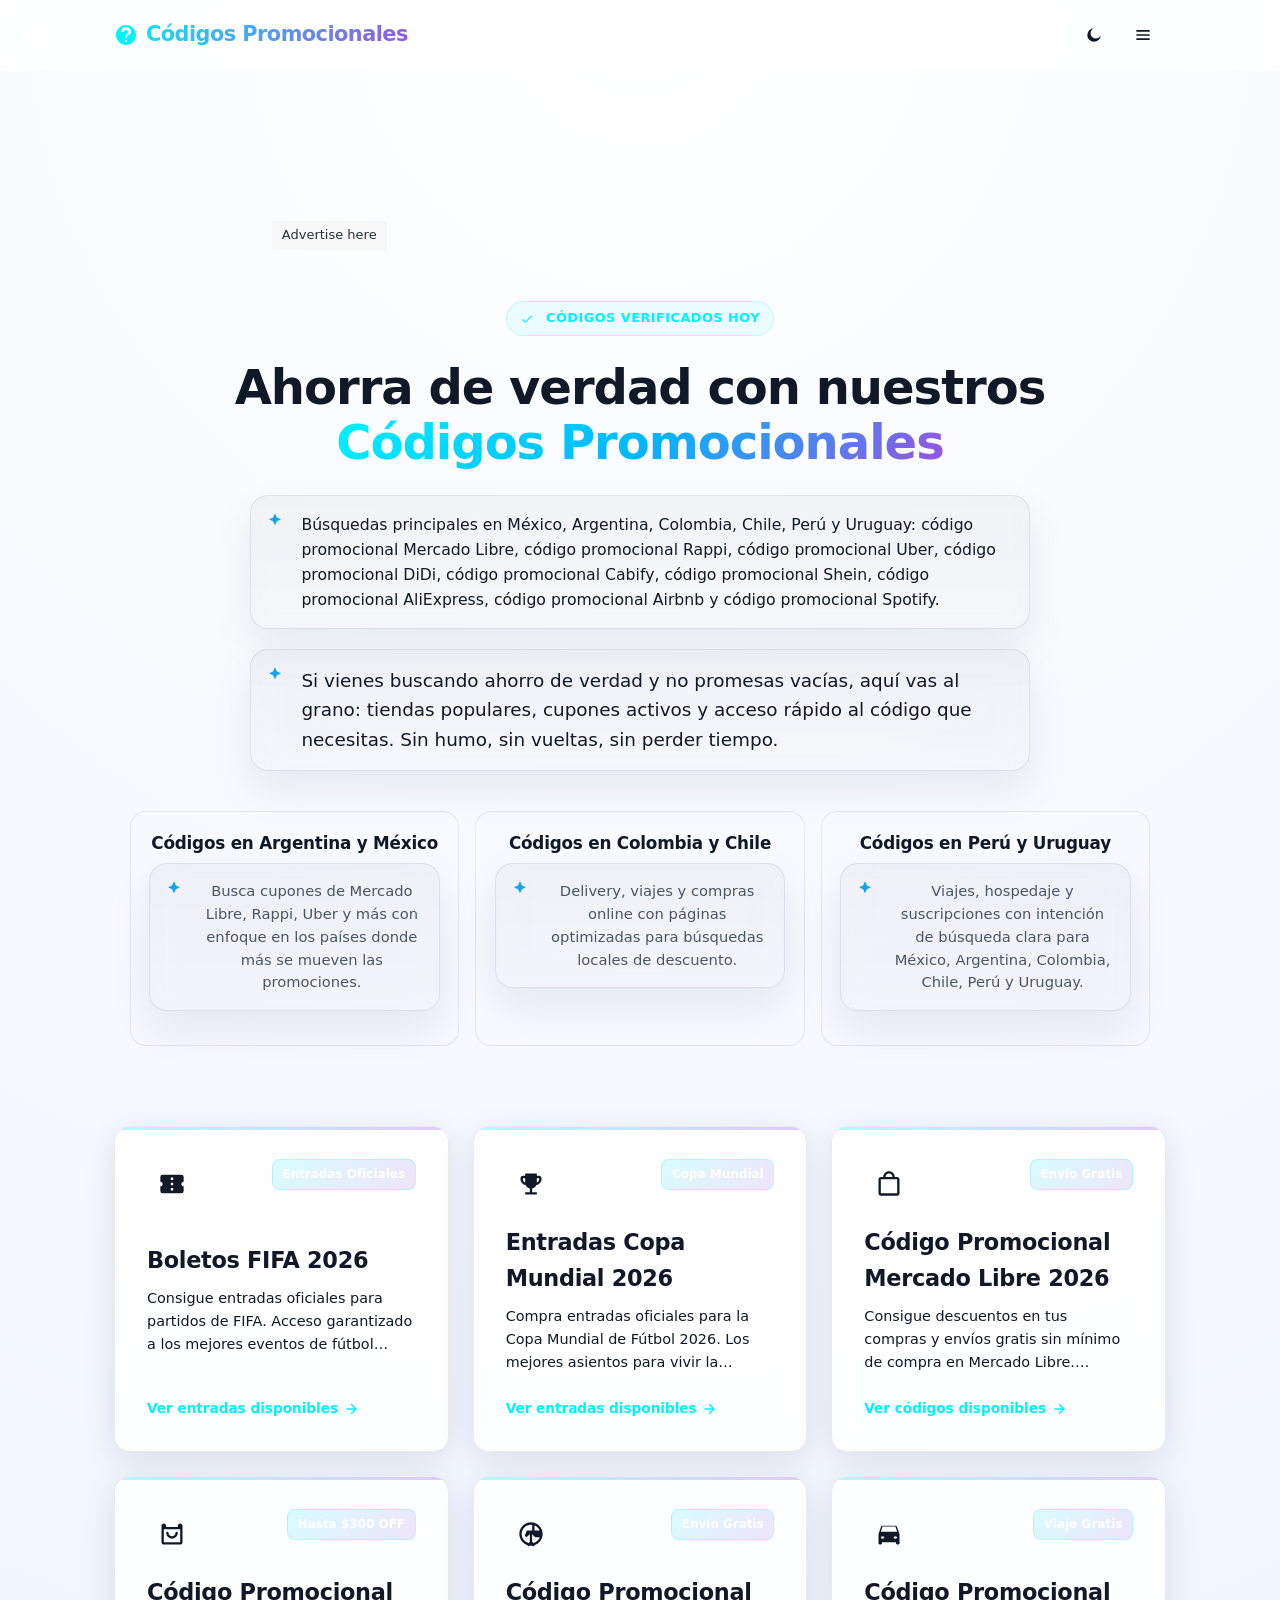
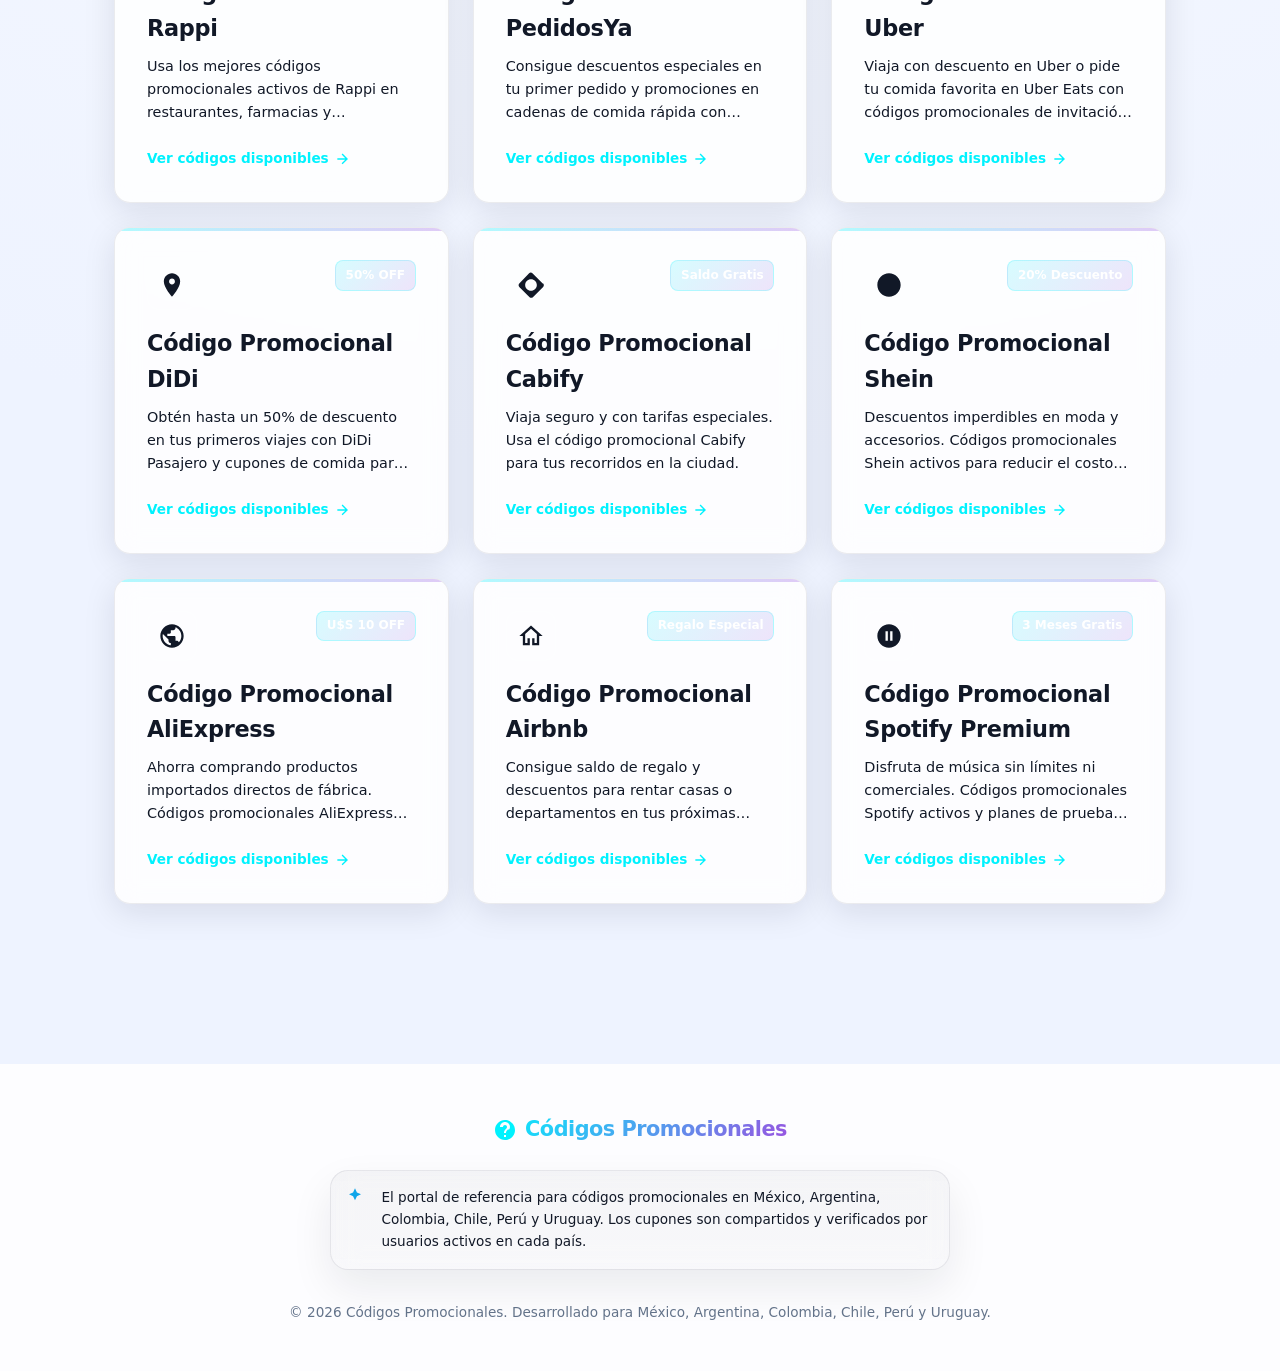
<file: index.html>
<!doctype html>
<html lang="es-419">
    <head>
        <meta charset="UTF-8" />
        <meta http-equiv="Delegate-CH" content="Sec-CH-UA https://s.pemsrv.com; Sec-CH-UA-Mobile https://s.pemsrv.com; Sec-CH-UA-Arch https://s.pemsrv.com; Sec-CH-UA-Model https://s.pemsrv.com; Sec-CH-UA-Platform https://s.pemsrv.com; Sec-CH-UA-Platform-Version https://s.pemsrv.com; Sec-CH-UA-Bitness https://s.pemsrv.com; Sec-CH-UA-Full-Version-List https://s.pemsrv.com; Sec-CH-UA-Full-Version https://s.pemsrv.com;">
        <meta name="viewport" content="width=device-width, initial-scale=1.0" />
        <meta
            name="description"
            content="Encuentra códigos promocionales y cupones de descuento verificados para Mercado Libre, Rappi, Uber, DiDi y más en México, Argentina, Colombia, Chile, Perú y Uruguay. Acceso rápido, sin vueltas."
        />
        <meta
            name="keywords"
            content="codigos promocionales mexico argentina colombia chile peru uruguay, cupones mexico argentina colombia chile peru uruguay, codigo promocional mexico, codigo promocional argentina, codigo promocional colombia, codigo promocional chile, codigo promocional peru, codigo promocional uruguay"
        />
        <meta name="robots" content="index, follow" />
        <title>
            Códigos promocionales en México, Argentina, Colombia, Chile, Perú y
            Uruguay para Mercado Libre, Rappi, Uber y más | promocional.store
        </title>
        <link rel="canonical" href="https://promocional.store/" />
        <meta property="og:locale" content="es_419" />
        <meta property="og:site_name" content="promocional.store" />
        <meta property="og:type" content="website" />
        <meta
            property="og:title"
            content="Códigos promocionales en México, Argentina, Colombia, Chile, Perú y Uruguay para Mercado Libre, Rappi, Uber y más | promocional.store"
        />
        <meta
            property="og:description"
            content="Encuentra códigos promocionales y cupones de descuento verificados para Mercado Libre, Rappi, Uber, DiDi y más en México, Argentina, Colombia, Chile, Perú y Uruguay. Acceso rápido, sin vueltas."
        />
        <meta property="og:url" content="https://promocional.store/" />
        <meta
            property="og:image"
            content="https://promocional.store/og-cover.png"
        />
        <meta name="twitter:card" content="summary_large_image" />
        <meta
            name="twitter:title"
            content="Códigos promocionales en México, Argentina, Colombia, Chile, Perú y Uruguay para Mercado Libre, Rappi, Uber y más | promocional.store"
        />
        <meta
            name="twitter:description"
            content="Encuentra códigos promocionales y cupones de descuento verificados para Mercado Libre, Rappi, Uber, DiDi y más en México, Argentina, Colombia, Chile, Perú y Uruguay. Acceso rápido, sin vueltas."
        />
        <meta
            name="twitter:image"
            content="https://promocional.store/og-cover.png"
        />
        <link rel="stylesheet" href="styles.css" />
    </head>
    <body>
        <!-- Header -->
        <header>
            <div class="container nav-container">
                <a
                    href="/"
                    class="logo"
                    id="nav-logo"
                    aria-label="Códigos Promocionales Inicio"
                >
                    <svg class="logo-icon" viewBox="0 0 24 24">
                        <path
                            d="M12 2C6.48 2 2 6.48 2 12s4.48 10 10 10 10-4.48 10-10S17.52 2 12 2zm1 17h-2v-2h2v2zm2.07-7.75l-.9.92C13.45 12.9 13 13.5 13 15h-2v-.5c0-1.1.45-2.1 1.17-2.83l1.24-1.26c.37-.36.59-.86.59-1.41 0-1.1-.9-2-2-2s-2 .9-2 2H7c0-2.76 2.24-5 5-5s5 2.24 5 5c0 1.04-.42 1.99-1.07 2.75z"
                        />
                    </svg>
                    <span>Códigos Promocionales</span>
                </a>
                <div class="nav-shell">
                    <button
                        class="theme-toggle"
                        type="button"
                        aria-label="Cambiar tema"
                        aria-pressed="false"
                        data-theme-toggle
                    >
                        <svg viewBox="0 0 24 24" aria-hidden="true">
                            <path d="M12 3a9 9 0 1 0 9 9 7 7 0 1 1-9-9z" />
                        </svg>
                    </button>
                    <button
                        class="menu-toggle"
                        type="button"
                        aria-label="Abrir menú"
                        aria-expanded="false"
                        aria-controls="site-nav"
                        data-menu-toggle
                    >
                        <svg viewBox="0 0 24 24" aria-hidden="true">
                            <path
                                d="M4 6h16v2H4V6zm0 5h16v2H4v-2zm0 5h16v2H4v-2z"
                            />
                        </svg>
                    </button>
                    <nav
                        class="site-nav"
                        id="site-nav"
                        data-site-nav
                        aria-label="Promociones"
                    >
                        <a
                            href="/mercadolibre"
                            title="Código promocional Mercado Libre en Argentina, México, Colombia, Chile, Perú y Uruguay"
                            >Mercado Libre</a
                        ><a
                            href="/rappi"
                            title="Código promocional Rappi para primer pedido y envío gratis"
                            >Rappi</a
                        ><a
                            href="/pedidosya"
                            title="Código promocional PedidosYa para primer pedido y delivery"
                            >PedidosYa</a
                        ><a
                            href="/uber"
                            title="Código promocional Uber para viaje gratis y Uber Eats"
                            >Uber</a
                        ><a
                            href="/didi"
                            title="Código promocional DiDi para viajes y comida"
                            >DiDi</a
                        ><a
                            href="/cabify"
                            title="Código promocional Cabify para descuento en viajes"
                            >Cabify</a
                        ><a
                            href="/shein"
                            title="Código promocional Shein con envío gratis y descuento"
                            >Shein</a
                        ><a
                            href="/aliexpress"
                            title="Código promocional AliExpress para primera compra"
                            >AliExpress</a
                        ><a
                            href="/airbnb"
                            title="Código promocional Airbnb para primera reserva"
                            >Airbnb</a
                        ><a
                            href="/spotify"
                            title="Código promocional Spotify Premium y meses gratis"
                            >Spotify</a
                        >
                    </nav>
                </div>
            </div>
        </header>
        <!-- Hero Section -->
        <main class="container">
            <div style="margin: auto; max-width: 728px;">
<script async type="application/javascript" src="https://a.magsrv.com/ad-provider.js"></script> 
 <ins class="eas6a97888e2" data-zoneid="5945786"></ins> 
 <script>(AdProvider = window.AdProvider || []).push({"serve": {}});</script>
            </div>
            <!-- BEGIN AADS AD UNIT 2442458 -->

            <div
                id="frame"
                style="
                    width: 100%;
                    margin: auto;
                    position: relative;
                    z-index: 99998;
                "
            >
                <iframe
                    data-aa="2442458"
                    src="//acceptable.a-ads.com/2442458/?size=Adaptive"
                    style="
                        border: 0;
                        padding: 0;
                        width: 70%;
                        height: auto;
                        overflow: hidden;
                        display: block;
                        margin: auto;
                    "
                ></iframe>
                <div
                    style="
                        width: 70%;
                        margin: auto;
                        position: absolute;
                        left: 0;
                        right: 0;
                    "
                >
                    <a
                        target="_blank"
                        style="
                            display: inline-block;
                            font-size: 13px;
                            color: #263238;
                            padding: 4px 10px;
                            background: #f8f8f9;
                            text-decoration: none;
                            border-radius: 0 0 4px 4px;
                        "
                        id="frame-link"
                        href="https://aads.com/campaigns/new/?source_id=2442458&source_type=ad_unit&partner=2442458"
                        >Advertise here</a
                    >
                </div>
            </div>

            <!-- END AADS AD UNIT 2442458 -->
            <section class="hero">
                <div class="badge" id="hero-badge">
                    <svg
                        style="
                            width: 14px;
                            height: 14px;
                            fill: currentColor;
                            margin-right: 4px;
                        "
                        viewBox="0 0 24 24"
                    >
                        <path
                            d="M9 16.17L4.83 12l-1.42 1.41L9 19 21 7l-1.41-1.41z"
                        />
                    </svg>
                    Códigos Verificados Hoy
                </div>
                <h1>
                    Ahorra de verdad con nuestros
                    <span>Códigos Promocionales</span>
                </h1>
                <p class="hero-kicker">
                    Búsquedas principales en México, Argentina, Colombia, Chile,
                    Perú y Uruguay: código promocional Mercado Libre, código
                    promocional Rappi, código promocional Uber, código
                    promocional DiDi, código promocional Cabify, código
                    promocional Shein, código promocional AliExpress, código
                    promocional Airbnb y código promocional Spotify.
                </p>
                <p class="hero-subtitle" id="hero-text">
                    Si vienes buscando ahorro de verdad y no promesas vacías,
                    aquí vas al grano: tiendas populares, cupones activos y
                    acceso rápido al código que necesitas. Sin humo, sin
                    vueltas, sin perder tiempo.
                </p>
                <div
                    class="query-list"
                    aria-label="Países México, Argentina, Colombia, Chile, Perú y Uruguay principales"
                >
                    <a class="query-card" href="/mercadolibre">
                        <h3>Códigos en Argentina y México</h3>
                        <p>
                            Busca cupones de Mercado Libre, Rappi, Uber y más
                            con enfoque en los países donde más se mueven las
                            promociones.
                        </p> </a
                    ><a class="query-card" href="/pedidosya">
                        <h3>Códigos en Colombia y Chile</h3>
                        <p>
                            Delivery, viajes y compras online con páginas
                            optimizadas para búsquedas locales de descuento.
                        </p> </a
                    ><a class="query-card" href="/airbnb">
                        <h3>Códigos en Perú y Uruguay</h3>
                        <p>
                            Viajes, hospedaje y suscripciones con intención de
                            búsqueda clara para México, Argentina, Colombia,
                            Chile, Perú y Uruguay.
                        </p>
                    </a>
                </div>
            </section>
            <!-- Brand Grid -->
            <section class="brand-grid" id="main-brand-grid">
                <!-- FIFA Tickets --><a
                    href="https://boletosfifa.store"
                    class="brand-card"
                    id="card-fifa"
                    aria-label="Ir a boletosfifa.store - Entradas FIFA"
                    target="_blank"
                    rel="noopener noreferrer"
                >
                    <div class="brand-card-header">
                        <div class="brand-logo-container">
                            <svg
                                class="brand-icon icon-fifa"
                                viewBox="0 0 24 24"
                            >
                                <!-- Ticket/Sports icon -->
                                <path
                                    d="M22 10V6a2 2 0 0 0-2-2H4a2 2 0 0 0-2 2v4c1.1 0 2 .9 2 2s-.9 2-2 2v4a2 2 0 0 0 2 2h16a2 2 0 0 0 2-2v-4c-1.1 0-2-.9-2-2s.9-2 2-2zm-9 7.5h-2v-2h2v2zm0-4.5h-2v-2h2v2zm0-4.5h-2v-2h2v2z"
                                />
                            </svg>
                        </div>
                        <span class="discount-tag">Entradas Oficiales</span>
                    </div>
                    <div class="brand-card-content">
                        <h2>Boletos FIFA 2026</h2>
                        <p>
                            Consigue entradas oficiales para partidos de FIFA.
                            Acceso garantizado a los mejores eventos de fútbol
                            mundial.
                        </p>
                    </div>
                    <div class="brand-card-footer">
                        Ver entradas disponibles
                        <svg viewBox="0 0 24 24">
                            <path
                                d="M5 13h11.86l-5.43 5.43 1.42 1.42L21 12l-8.15-8.15-1.42 1.42L16.86 11H5v2z"
                            />
                        </svg>
                    </div>
                </a>
                <!-- Copa Mundial 2026 --><a
                    href="https://copa26.store"
                    class="brand-card"
                    id="card-copa26"
                    aria-label="Ir a copa26.store - Entradas Copa Mundial 2026"
                    target="_blank"
                    rel="noopener noreferrer"
                >
                    <div class="brand-card-header">
                        <div class="brand-logo-container">
                            <svg
                                class="brand-icon icon-copa26"
                                viewBox="0 0 24 24"
                            >
                                <!-- Trophy icon -->
                                <path
                                    d="M19 5h-2V3H7v2H5c-1.1 0-2 .9-2 2v1c0 2.55 1.92 4.63 4.39 4.94.63 1.5 1.98 2.63 3.61 2.96V19H7v2h10v-2h-4v-3.1c1.63-.33 2.98-1.46 3.61-2.96C19.08 12.63 21 10.55 21 8V7c0-1.1-.9-2-2-2zM5 8V7h2v3.82C5.84 10.4 5 9.3 5 8zm14 0c0 1.3-.84 2.4-2 2.82V7h2v1z"
                                />
                            </svg>
                        </div>
                        <span class="discount-tag">Copa Mundial</span>
                    </div>
                    <div class="brand-card-content">
                        <h2>Entradas Copa Mundial 2026</h2>
                        <p>
                            Compra entradas oficiales para la Copa Mundial de
                            Fútbol 2026. Los mejores asientos para vivir la
                            experiencia mundialista.
                        </p>
                    </div>
                    <div class="brand-card-footer">
                        Ver entradas disponibles
                        <svg viewBox="0 0 24 24">
                            <path
                                d="M5 13h11.86l-5.43 5.43 1.42 1.42L21 12l-8.15-8.15-1.42 1.42L16.86 11H5v2z"
                            />
                        </svg>
                    </div>
                </a>
                <!-- Mercado Libre --><a
                    href="/mercadolibre"
                    class="brand-card"
                    id="card-mercadolibre"
                    aria-label="Ir a códigos promocionales de Mercado Libre"
                >
                    <div class="brand-card-header">
                        <div class="brand-logo-container">
                            <svg
                                class="brand-icon icon-mercadolibre"
                                viewBox="0 0 24 24"
                            >
                                <!-- Custom Shopping Bag for Mercado Libre style -->
                                <path
                                    d="M19 6h-2c0-2.76-2.24-5-5-5S7 3.24 7 6H5c-1.1 0-2 .9-2 2v12c0 1.1.9 2 2 2h14c1.1 0 2-.9 2-2V8c0-1.1-.9-2-2-2zm-7-3c1.66 0 3 1.34 3 3H9c0-1.66 1.34-3 3-3zm7 17H5V8h14v12z"
                                />
                            </svg>
                        </div>
                        <span class="discount-tag">Envío Gratis</span>
                    </div>
                    <div class="brand-card-content">
                        <h2>Código Promocional Mercado Libre 2026</h2>
                        <p>
                            Consigue descuentos en tus compras y envíos gratis
                            sin mínimo de compra en Mercado Libre. Actualizado
                            por la comunidad.
                        </p>
                    </div>
                    <div class="brand-card-footer">
                        Ver códigos disponibles
                        <svg viewBox="0 0 24 24">
                            <path
                                d="M5 13h11.86l-5.43 5.43 1.42 1.42L21 12l-8.15-8.15-1.42 1.42L16.86 11H5v2z"
                            />
                        </svg>
                    </div>
                </a>
                <!-- Rappi --><a
                    href="/rappi"
                    class="brand-card"
                    id="card-rappi"
                    aria-label="Ir a códigos promocionales de Rappi"
                >
                    <div class="brand-card-header">
                        <div class="brand-logo-container">
                            <svg
                                class="brand-icon icon-rappi"
                                viewBox="0 0 24 24"
                            >
                                <!-- Mustache representing Rappi -->
                                <path
                                    d="M12 14c-1.66 0-3-1.34-3-3 0-.55-.45-1-1-1s-1 .45-1 1c0 2.76 2.24 5 5 5s5-2.24 5-5c0-.55-.45-1-1-1s-1 .45-1 1c0 1.66-1.34 3-3 3zm7-11c-1.1 0-2 .9-2 2v1H7V5c0-1.1-.9-2-2-2S3 3.9 3 5v14c0 1.1.9 2 2 2h14c1.1 0 2-.9 2-2V5c0-1.1-.9-2-2-2zm0 16H5V8h14v11z"
                                />
                            </svg>
                        </div>
                        <span class="discount-tag">Hasta $300 OFF</span>
                    </div>
                    <div class="brand-card-content">
                        <h2>Código Promocional Rappi</h2>
                        <p>
                            Usa los mejores códigos promocionales activos de
                            Rappi en restaurantes, farmacias y supermercados con
                            entregas a domicilio.
                        </p>
                    </div>
                    <div class="brand-card-footer">
                        Ver códigos disponibles
                        <svg viewBox="0 0 24 24">
                            <path
                                d="M5 13h11.86l-5.43 5.43 1.42 1.42L21 12l-8.15-8.15-1.42 1.42L16.86 11H5v2z"
                            />
                        </svg>
                    </div>
                </a>
                <!-- PedidosYa --><a
                    href="/pedidosya"
                    class="brand-card"
                    id="card-pedidosya"
                    aria-label="Ir a códigos promocionales de PedidosYa"
                >
                    <div class="brand-card-header">
                        <div class="brand-logo-container">
                            <svg
                                class="brand-icon icon-pedidosya"
                                viewBox="0 0 24 24"
                            >
                                <!-- Delivery icon for PedidosYa -->
                                <path
                                    d="M20.57 14.86L22 13.43 20.35 9H15V4h-2v5H8.35L6.7 13.43l1.43 1.43L11 12.14v6.57l-2.57 2.57 1.43 1.43L12 20.57l2.14 2.14 1.43-1.43L13 18.71v-6.57l2.57 2.72zM12 2C6.48 2 2 6.48 2 12s4.48 10 10 10 10-4.48 10-10S17.52 2 12 2zm0 18c-4.41 0-8-3.59-8-8s3.59-8 8-8 8 3.59 8 8-3.59 8-8 8z"
                                />
                            </svg>
                        </div>
                        <span class="discount-tag">Envío Gratis</span>
                    </div>
                    <div class="brand-card-content">
                        <h2>Código Promocional PedidosYa</h2>
                        <p>
                            Consigue descuentos especiales en tu primer pedido y
                            promociones en cadenas de comida rápida con códigos
                            promocionales verificados.
                        </p>
                    </div>
                    <div class="brand-card-footer">
                        Ver códigos disponibles
                        <svg viewBox="0 0 24 24">
                            <path
                                d="M5 13h11.86l-5.43 5.43 1.42 1.42L21 12l-8.15-8.15-1.42 1.42L16.86 11H5v2z"
                            />
                        </svg>
                    </div>
                </a>
                <!-- Uber --><a
                    href="/uber"
                    class="brand-card"
                    id="card-uber"
                    aria-label="Ir a códigos promocionales de Uber"
                >
                    <div class="brand-card-header">
                        <div class="brand-logo-container">
                            <svg
                                class="brand-icon icon-uber"
                                viewBox="0 0 24 24"
                            >
                                <!-- Car/Uber style minimalist icon -->
                                <path
                                    d="M18.92 6.01C18.72 5.42 18.16 5 17.5 5h-11c-.66 0-1.21.42-1.42 1.01L3 12v8c0 .55.45 1 1 1h1c.55 0 1-.45 1-1v-1h12v1c0 .55.45 1 1 1h1c.55 0 1-.45 1-1v-8l-2.08-5.99zM6.5 16c-.83 0-1.5-.67-1.5-1s.67-1 1.5-1 1.5.67 1.5 1-.67 1-1.5 1zm11 0c-.83 0-1.5-.67-1.5-1s.67-1 1.5-1 1.5.67 1.5 1-.67 1-1.5 1zM5 10l1.5-4.5h11L19 10H5z"
                                />
                            </svg>
                        </div>
                        <span class="discount-tag">Viaje Gratis</span>
                    </div>
                    <div class="brand-card-content">
                        <h2>Código Promocional Uber</h2>
                        <p>
                            Viaja con descuento en Uber o pide tu comida
                            favorita en Uber Eats con códigos promocionales de
                            invitación activos.
                        </p>
                    </div>
                    <div class="brand-card-footer">
                        Ver códigos disponibles
                        <svg viewBox="0 0 24 24">
                            <path
                                d="M5 13h11.86l-5.43 5.43 1.42 1.42L21 12l-8.15-8.15-1.42 1.42L16.86 11H5v2z"
                            />
                        </svg>
                    </div>
                </a>
                <!-- DiDi --><a
                    href="/didi"
                    class="brand-card"
                    id="card-didi"
                    aria-label="Ir a códigos promocionales de DiDi"
                >
                    <div class="brand-card-header">
                        <div class="brand-logo-container">
                            <svg
                                class="brand-icon icon-didi"
                                viewBox="0 0 24 24"
                            >
                                <!-- DiDi style location-navigation icon -->
                                <path
                                    d="M12 2C8.13 2 5 5.13 5 9c0 5.25 7 13 7 13s7-7.75 7-13c0-3.87-3.13-7-7-7zm0 9.5c-1.38 0-2.5-1.12-2.5-2.5s1.12-2.5 2.5-2.5 2.5 1.12 2.5 2.5-1.12 2.5-2.5 2.5z"
                                />
                            </svg>
                        </div>
                        <span class="discount-tag">50% OFF</span>
                    </div>
                    <div class="brand-card-content">
                        <h2>Código Promocional DiDi</h2>
                        <p>
                            Obtén hasta un 50% de descuento en tus primeros
                            viajes con DiDi Pasajero y cupones de comida para
                            DiDi Food.
                        </p>
                    </div>
                    <div class="brand-card-footer">
                        Ver códigos disponibles
                        <svg viewBox="0 0 24 24">
                            <path
                                d="M5 13h11.86l-5.43 5.43 1.42 1.42L21 12l-8.15-8.15-1.42 1.42L16.86 11H5v2z"
                            />
                        </svg>
                    </div>
                </a>
                <!-- Cabify --><a
                    href="/cabify"
                    class="brand-card"
                    id="card-cabify"
                    aria-label="Ir a códigos promocionales de Cabify"
                >
                    <div class="brand-card-header">
                        <div class="brand-logo-container">
                            <svg
                                class="brand-icon icon-cabify"
                                viewBox="0 0 24 24"
                            >
                                <!-- Route/Cabify style icon -->
                                <path
                                    d="M22.05 10.78L13.22 1.95c-.78-.78-2.05-.78-2.83 0L1.95 10.78c-.78.78-.78 2.05 0 2.83l8.83 8.83c.78.78 2.05.78 2.83 0l8.83-8.83c.78-.78.78-2.05 0-2.83zM12 17c-2.76 0-5-2.24-5-5s2.24-5 5-5 5 2.24 5 5-2.24 5-5 5z"
                                />
                            </svg>
                        </div>
                        <span class="discount-tag">Saldo Gratis</span>
                    </div>
                    <div class="brand-card-content">
                        <h2>Código Promocional Cabify</h2>
                        <p>
                            Viaja seguro y con tarifas especiales. Usa el código
                            promocional Cabify para tus recorridos en la ciudad.
                        </p>
                    </div>
                    <div class="brand-card-footer">
                        Ver códigos disponibles
                        <svg viewBox="0 0 24 24">
                            <path
                                d="M5 13h11.86l-5.43 5.43 1.42 1.42L21 12l-8.15-8.15-1.42 1.42L16.86 11H5v2z"
                            />
                        </svg>
                    </div>
                </a>
                <!-- Shein --><a
                    href="/shein"
                    class="brand-card"
                    id="card-shein"
                    aria-label="Ir a códigos promocionales de Shein"
                >
                    <div class="brand-card-header">
                        <div class="brand-logo-container">
                            <svg
                                class="brand-icon icon-shein"
                                viewBox="0 0 24 24"
                            >
                                <!-- Dress/Fashion icon for Shein -->
                                <path
                                    d="M12 22c5.52 0 10-4.48 10-10S17.52 2 12 2 2 6.48 2 12s4.48 10 10 10zm1-15h-2v2h2V7zm0 4h-2v6h2v-6z"
                                />
                            </svg>
                        </div>
                        <span class="discount-tag">20% Descuento</span>
                    </div>
                    <div class="brand-card-content">
                        <h2>Código Promocional Shein</h2>
                        <p>
                            Descuentos imperdibles en moda y accesorios. Códigos
                            promocionales Shein activos para reducir el costo de
                            tu carrito.
                        </p>
                    </div>
                    <div class="brand-card-footer">
                        Ver códigos disponibles
                        <svg viewBox="0 0 24 24">
                            <path
                                d="M5 13h11.86l-5.43 5.43 1.42 1.42L21 12l-8.15-8.15-1.42 1.42L16.86 11H5v2z"
                            />
                        </svg>
                    </div>
                </a>
                <!-- AliExpress --><a
                    href="/aliexpress"
                    class="brand-card"
                    id="card-aliexpress"
                    aria-label="Ir a códigos promocionales de AliExpress"
                >
                    <div class="brand-card-header">
                        <div class="brand-logo-container">
                            <svg
                                class="brand-icon icon-aliexpress"
                                viewBox="0 0 24 24"
                            >
                                <!-- World/Express shipping icon -->
                                <path
                                    d="M12 2C6.48 2 2 6.48 2 12s4.48 10 10 10 10-4.48 10-10S17.52 2 12 2zm-1 17.93c-3.95-.49-7-3.85-7-7.93 0-.62.08-1.21.21-1.79L9 15v1c0 1.1.9 2 2 2v1.93zm6.9-2.54c-.26-.81-1-1.39-1.9-1.39h-1v-3c0-.55-.45-1-1-1H8v-2h2c.55 0 1-.45 1-1V7h2c1.1 0 2-.9 2-2v-.41c2.93 1.19 5 4.06 5 7.41 0 2.08-.8 3.97-2.1 5.39z"
                                />
                            </svg>
                        </div>
                        <span class="discount-tag">U$S 10 OFF</span>
                    </div>
                    <div class="brand-card-content">
                        <h2>Código Promocional AliExpress</h2>
                        <p>
                            Ahorra comprando productos importados directos de
                            fábrica. Códigos promocionales AliExpress activos y
                            descuentos de bienvenida.
                        </p>
                    </div>
                    <div class="brand-card-footer">
                        Ver códigos disponibles
                        <svg viewBox="0 0 24 24">
                            <path
                                d="M5 13h11.86l-5.43 5.43 1.42 1.42L21 12l-8.15-8.15-1.42 1.42L16.86 11H5v2z"
                            />
                        </svg>
                    </div>
                </a>
                <!-- Airbnb --><a
                    href="/airbnb"
                    class="brand-card"
                    id="card-airbnb"
                    aria-label="Ir a códigos promocionales de Airbnb"
                >
                    <div class="brand-card-header">
                        <div class="brand-logo-container">
                            <svg
                                class="brand-icon icon-airbnb"
                                viewBox="0 0 24 24"
                            >
                                <!-- House/Hospedaje icon -->
                                <path
                                    d="M12 3L2 12h3v8h6v-6h2v6h6v-8h3L12 3zm5 15h-2v-4H9v4H7v-7.81l5-4.5 5 4.5V18z"
                                />
                            </svg>
                        </div>
                        <span class="discount-tag">Regalo Especial</span>
                    </div>
                    <div class="brand-card-content">
                        <h2>Código Promocional Airbnb</h2>
                        <p>
                            Consigue saldo de regalo y descuentos para rentar
                            casas o departamentos en tus próximas vacaciones en
                            cualquier lugar.
                        </p>
                    </div>
                    <div class="brand-card-footer">
                        Ver códigos disponibles
                        <svg viewBox="0 0 24 24">
                            <path
                                d="M5 13h11.86l-5.43 5.43 1.42 1.42L21 12l-8.15-8.15-1.42 1.42L16.86 11H5v2z"
                            />
                        </svg>
                    </div>
                </a>
                <!-- Spotify --><a
                    href="/spotify"
                    class="brand-card"
                    id="card-spotify"
                    aria-label="Ir a códigos promocionales de Spotify"
                >
                    <div class="brand-card-header">
                        <div class="brand-logo-container">
                            <svg
                                class="brand-icon icon-spotify"
                                viewBox="0 0 24 24"
                            >
                                <!-- Sound wave / music icon -->
                                <path
                                    d="M12 2C6.48 2 2 6.48 2 12s4.48 10 10 10 10-4.48 10-10S17.52 2 12 2zm-1 14H9V8h2v8zm4 0h-2V8h2v8z"
                                />
                            </svg>
                        </div>
                        <span class="discount-tag">3 Meses Gratis</span>
                    </div>
                    <div class="brand-card-content">
                        <h2>Código Promocional Spotify Premium</h2>
                        <p>
                            Disfruta de música sin límites ni comerciales.
                            Códigos promocionales Spotify activos y planes de
                            prueba extendidos.
                        </p>
                    </div>
                    <div class="brand-card-footer">
                        Ver códigos disponibles
                        <svg viewBox="0 0 24 24">
                            <path
                                d="M5 13h11.86l-5.43 5.43 1.42 1.42L21 12l-8.15-8.15-1.42 1.42L16.86 11H5v2z"
                            />
                        </svg>
                    </div>
                </a>
            </section>
        </main>
        <!-- Footer -->
        <footer>
            <div class="container footer-content">
                <div class="logo footer-logo">
                    <svg class="logo-icon" viewBox="0 0 24 24">
                        <path
                            d="M12 2C6.48 2 2 6.48 2 12s4.48 10 10 10 10-4.48 10-10S17.52 2 12 2zm1 17h-2v-2h2v2zm2.07-7.75l-.9.92C13.45 12.9 13 13.5 13 15h-2v-.5c0-1.1.45-2.1 1.17-2.83l1.24-1.26c.37-.36.59-.86.59-1.41 0-1.1-.9-2-2-2s-2 .9-2 2H7c0-2.76 2.24-5 5-5s5 2.24 5 5c0 1.04-.42 1.99-1.07 2.75z"
                        />
                    </svg>
                    <span>Códigos Promocionales</span>
                </div>
                <p class="footer-text">
                    El portal de referencia para códigos promocionales en
                    México, Argentina, Colombia, Chile, Perú y Uruguay. Los
                    cupones son compartidos y verificados por usuarios activos
                    en cada país.
                </p>
                <div class="footer-copyright" id="footer-copyright-text">
                    &copy; 2026 Códigos Promocionales. Desarrollado para México,
                    Argentina, Colombia, Chile, Perú y Uruguay.
                </div>

            </div>
        </footer>
        <script src="site.js" defer></script>
    </body>
</html>
</file>
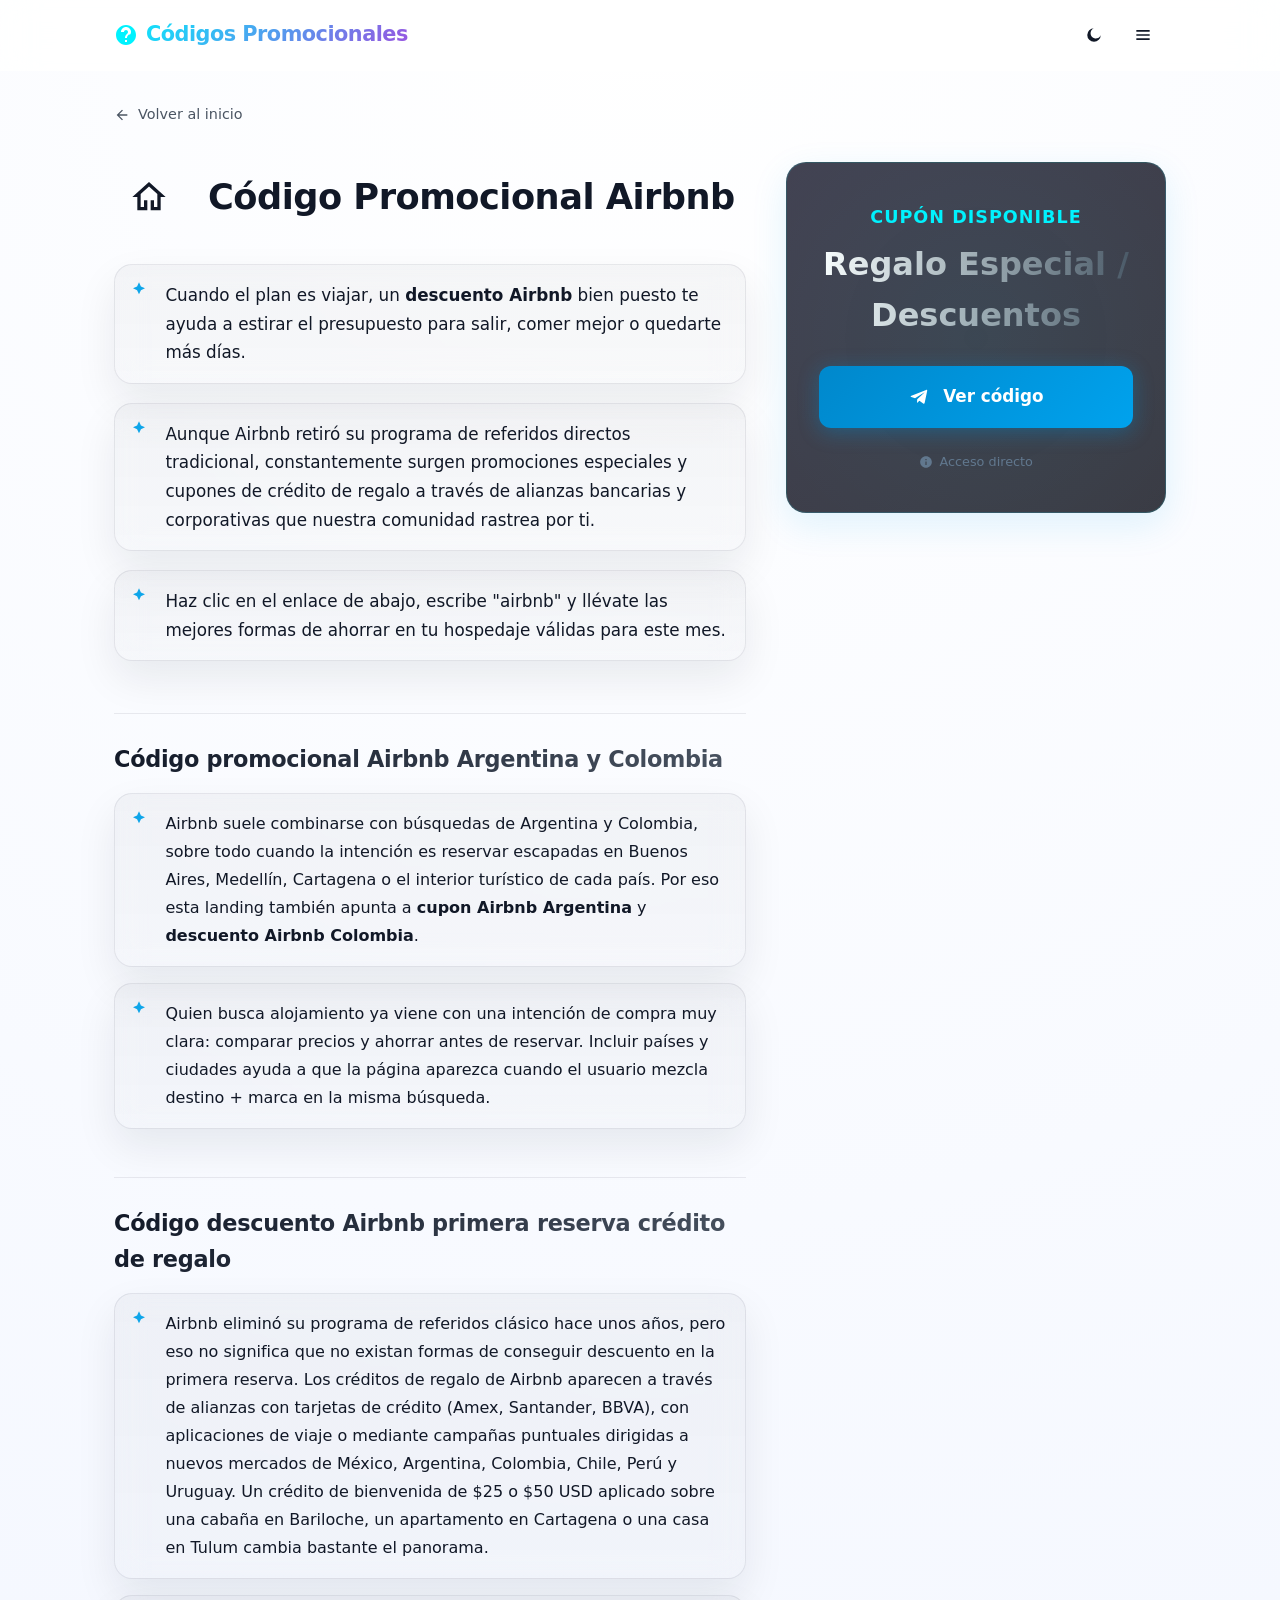
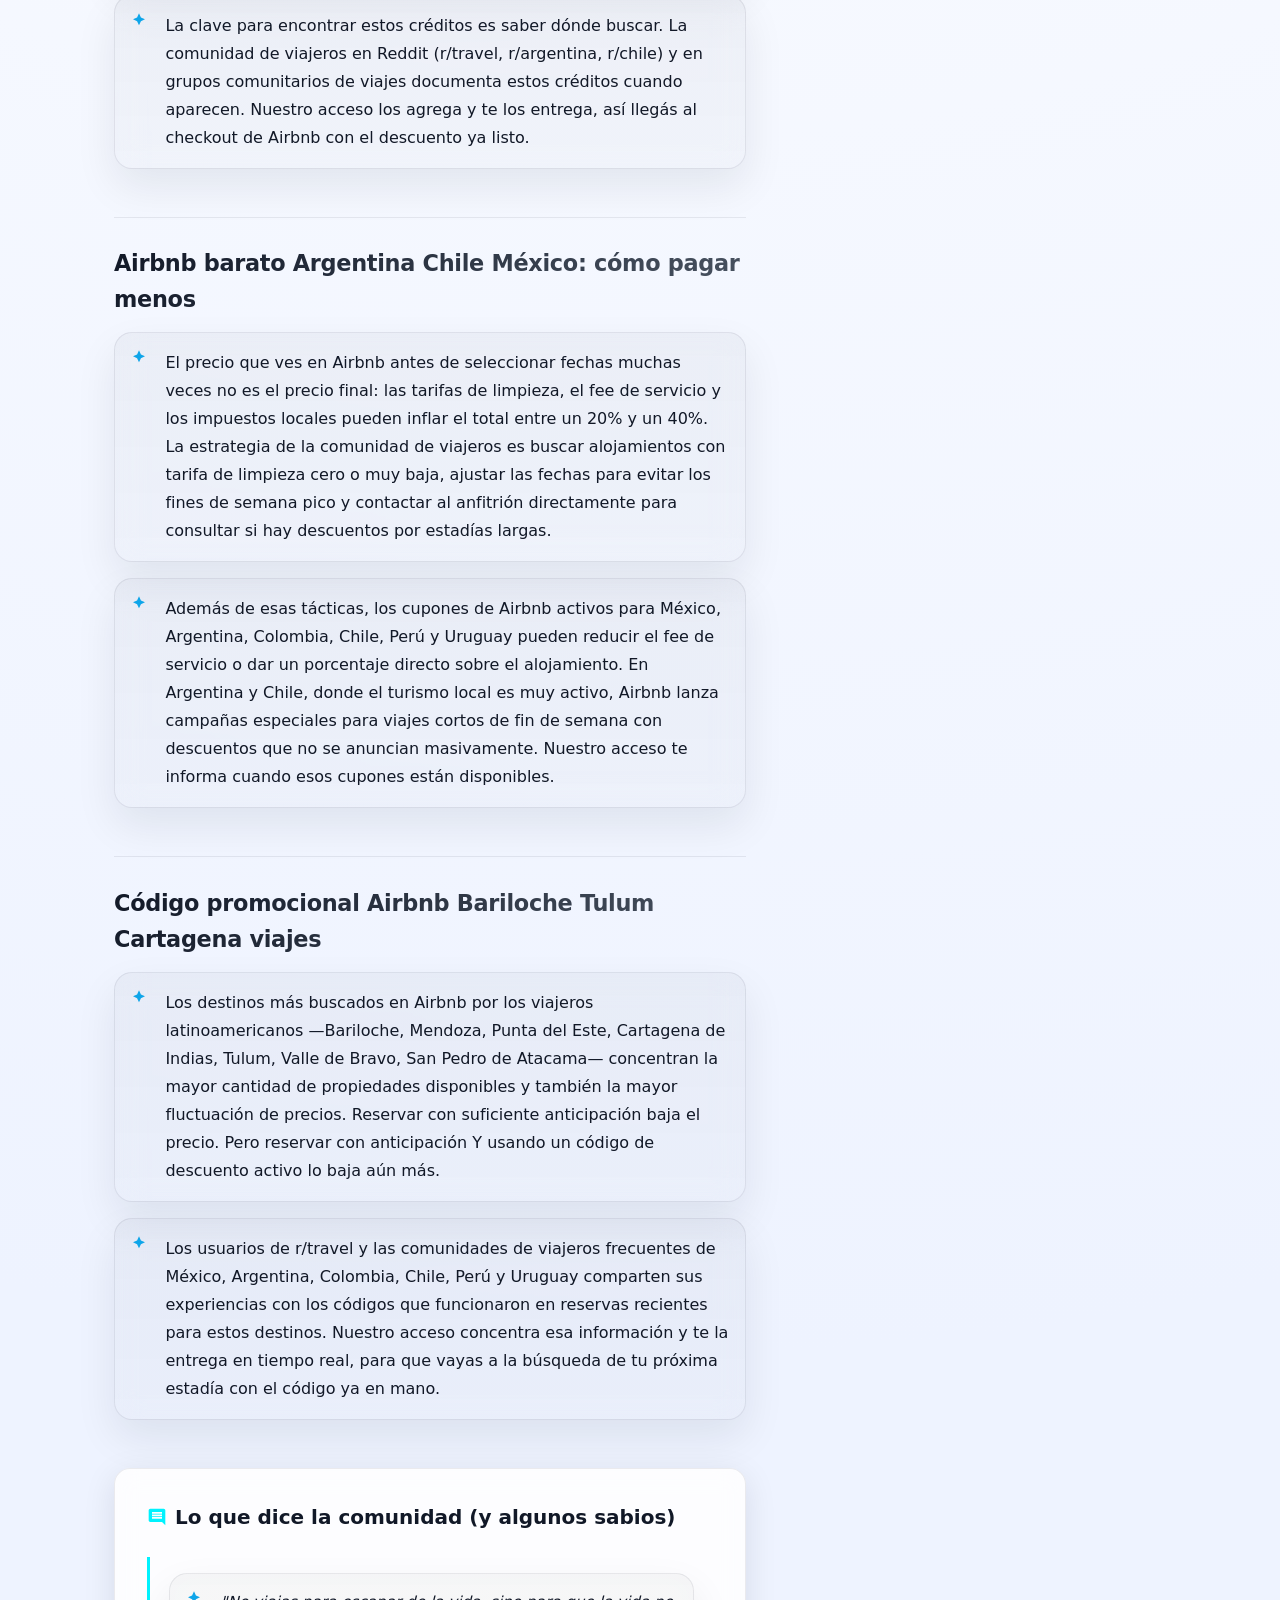
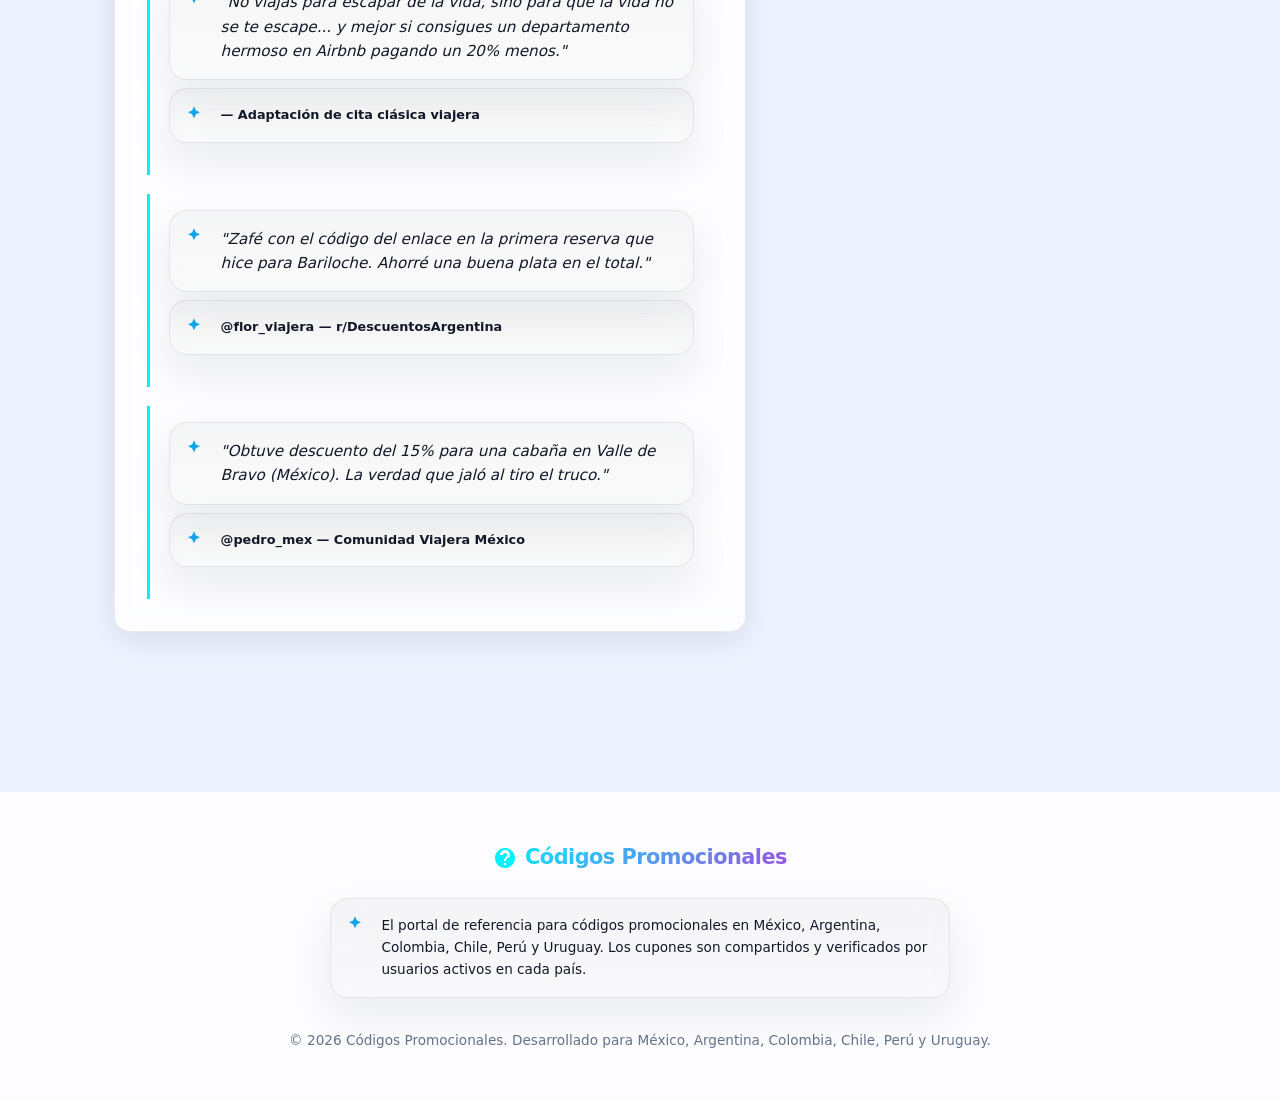
<file: airbnb.html>
<!DOCTYPE html>
<html lang="es-AR">
<head> <meta charset="UTF-8"> <meta name="viewport" content="width=device-width, initial-scale=1.0"> <meta name="description" content="Viaja y ahorra en tu alojamiento con el código promocional Airbnb. Cupones y descuentos para primera reserva en México, Argentina, Colombia, Chile, Perú y Uruguay."> <meta name="keywords" content="codigo promocional airbnb, cupon airbnb argentina, cupon airbnb colombia, primera reserva airbnb mexico, descuento alojamiento mexico argentina colombia chile peru uruguay"> <meta name="robots" content="index, follow"> <title>Código Promocional Airbnb | Primera Reserva y Descuento</title> <link rel="canonical" href="https://promocional.store/airbnb"> <meta property="og:locale" content="es_AR"> <link rel="alternate" hreflang="es-419" href="https://promocional.store/"> <link rel="alternate" hreflang="es-AR" href="https://promocional.store/mercadolibre"> <link rel="alternate" hreflang="es-CO" href="https://promocional.store/rappi"> <link rel="alternate" hreflang="es-CL" href="https://promocional.store/pedidosya"> <link rel="alternate" hreflang="es-419" href="https://promocional.store/uber"> <link rel="alternate" hreflang="es-CO" href="https://promocional.store/didi"> <link rel="alternate" hreflang="es-PE" href="https://promocional.store/cabify"> <link rel="alternate" hreflang="es-419" href="https://promocional.store/shein"> <link rel="alternate" hreflang="es-419" href="https://promocional.store/aliexpress"> <link rel="alternate" hreflang="es-AR" href="https://promocional.store/airbnb"> <link rel="alternate" hreflang="es-419" href="https://promocional.store/spotify"> <link rel="alternate" hreflang="x-default" href="https://promocional.store/"> <meta property="og:site_name" content="promocional.store"> <meta property="og:type" content="article"> <meta property="og:title" content="Código Promocional Airbnb | Primera Reserva y Descuento"> <meta property="og:description" content="Viaja y ahorra en tu alojamiento con el código promocional Airbnb. Cupones y descuentos para primera reserva en México, Argentina, Colombia, Chile, Perú y Uruguay."> <meta property="og:url" content="https://promocional.store/airbnb"> <meta property="og:image" content="https://promocional.store/og-cover.png"> <meta name="twitter:card" content="summary_large_image"> <meta name="twitter:title" content="Código Promocional Airbnb | Primera Reserva y Descuento"> <meta name="twitter:description" content="Viaja y ahorra en tu alojamiento con el código promocional Airbnb. Cupones y descuentos para primera reserva en México, Argentina, Colombia, Chile, Perú y Uruguay."> <meta name="twitter:image" content="https://promocional.store/og-cover.png"> <link rel="stylesheet" href="styles.css">
</head>
<body> <!-- Header --> <header> <div class="container nav-container"><a href="/" class="logo" id="nav-logo" aria-label="Códigos Promocionales Inicio"> <svg class="logo-icon" viewBox="0 0 24 24"> <path d="M12 2C6.48 2 2 6.48 2 12s4.48 10 10 10 10-4.48 10-10S17.52 2 12 2zm1 17h-2v-2h2v2zm2.07-7.75l-.9.92C13.45 12.9 13 13.5 13 15h-2v-.5c0-1.1.45-2.1 1.17-2.83l1.24-1.26c.37-.36.59-.86.59-1.41 0-1.1-.9-2-2-2s-2 .9-2 2H7c0-2.76 2.24-5 5-5s5 2.24 5 5c0 1.04-.42 1.99-1.07 2.75z"/> </svg> <span>Códigos Promocionales</span> </a>  <div class="nav-shell">
        <button class="theme-toggle" type="button" aria-label="Cambiar tema" aria-pressed="false" data-theme-toggle>
          <svg viewBox="0 0 24 24" aria-hidden="true"><path d="M12 3a9 9 0 1 0 9 9 7 7 0 1 1-9-9z"/></svg> </button>
        <button class="menu-toggle" type="button" aria-label="Abrir menú" aria-expanded="false" aria-controls="site-nav" data-menu-toggle> <svg viewBox="0 0 24 24" aria-hidden="true"><path d="M4 6h16v2H4V6zm0 5h16v2H4v-2zm0 5h16v2H4v-2z"/></svg> </button> <nav class="site-nav" id="site-nav" data-site-nav aria-label="Promociones"><a href="/mercadolibre" title="Código promocional Mercado Libre en Argentina, México, Colombia, Chile, Perú y Uruguay">Mercado Libre</a><a href="/rappi" title="Código promocional Rappi para primer pedido y envío gratis">Rappi</a><a href="/pedidosya" title="Código promocional PedidosYa para primer pedido y delivery">PedidosYa</a><a href="/uber" title="Código promocional Uber para viaje gratis y Uber Eats">Uber</a><a href="/didi" title="Código promocional DiDi para viajes y comida">DiDi</a><a href="/cabify" title="Código promocional Cabify para descuento en viajes">Cabify</a><a href="/shein" title="Código promocional Shein con envío gratis y descuento">Shein</a><a href="/aliexpress" title="Código promocional AliExpress para primera compra">AliExpress</a><a href="/airbnb" title="Código promocional Airbnb para primera reserva">Airbnb</a><a href="/spotify" title="Código promocional Spotify Premium y meses gratis">Spotify</a> </nav> </div> </div> </header> <main class="container"><a href="/" class="back-link" id="back-to-home"> <svg viewBox="0 0 24 24"><path d="M20 11H7.83l5.59-5.59L12 4l-8 8 8 8 1.41-1.41L7.83 13H20v-2z"/></svg> Volver al inicio </a> <div class="detail-layout"> <!-- Main Content --> <section class="detail-content"> <div class="detail-header" id="brand-header-section"> <div class="brand-logo-container"> <svg class="brand-icon icon-airbnb" viewBox="0 0 24 24"> <path d="M12 3L2 12h3v8h6v-6h2v6h6v-8h3L12 3zm5 15h-2v-4H9v4H7v-7.81l5-4.5 5 4.5V18z"/> </svg> </div> <h1>Código Promocional Airbnb</h1> </div> <div class="detail-description" id="detail-description-text"> <p> Cuando el plan es viajar, un <strong>descuento Airbnb</strong> bien puesto te ayuda a estirar el presupuesto para salir, comer mejor o quedarte más días. </p> <p> Aunque Airbnb retiró su programa de referidos directos tradicional, constantemente surgen promociones especiales y cupones de crédito de regalo a través de alianzas bancarias y corporativas que nuestra comunidad rastrea por ti. </p> <p> Haz clic en el enlace de abajo, escribe "airbnb" y llévate las mejores formas de ahorrar en tu hospedaje válidas para este mes. </p> </div> <div class="seo-section"> <h2>Código promocional Airbnb Argentina y Colombia</h2> <p>Airbnb suele combinarse con búsquedas de Argentina y Colombia, sobre todo cuando la intención es reservar escapadas en Buenos Aires, Medellín, Cartagena o el interior turístico de cada país. Por eso esta landing también apunta a <strong>cupon Airbnb Argentina</strong> y <strong>descuento Airbnb Colombia</strong>.</p> <p>Quien busca alojamiento ya viene con una intención de compra muy clara: comparar precios y ahorrar antes de reservar. Incluir países y ciudades ayuda a que la página aparezca cuando el usuario mezcla destino + marca en la misma búsqueda.</p> </div> <div class="seo-section"> <h2>Código descuento Airbnb primera reserva crédito de regalo</h2> <p>Airbnb eliminó su programa de referidos clásico hace unos años, pero eso no significa que no existan formas de conseguir descuento en la primera reserva. Los créditos de regalo de Airbnb aparecen a través de alianzas con tarjetas de crédito (Amex, Santander, BBVA), con aplicaciones de viaje o mediante campañas puntuales dirigidas a nuevos mercados de México, Argentina, Colombia, Chile, Perú y Uruguay. Un crédito de bienvenida de $25 o $50 USD aplicado sobre una cabaña en Bariloche, un apartamento en Cartagena o una casa en Tulum cambia bastante el panorama.</p> <p>La clave para encontrar estos créditos es saber dónde buscar. La comunidad de viajeros en Reddit (r/travel, r/argentina, r/chile) y en grupos comunitarios de viajes documenta estos créditos cuando aparecen. Nuestro acceso los agrega y te los entrega, así llegás al checkout de Airbnb con el descuento ya listo.</p> </div> <div class="seo-section"> <h2>Airbnb barato Argentina Chile México: cómo pagar menos</h2> <p>El precio que ves en Airbnb antes de seleccionar fechas muchas veces no es el precio final: las tarifas de limpieza, el fee de servicio y los impuestos locales pueden inflar el total entre un 20% y un 40%. La estrategia de la comunidad de viajeros es buscar alojamientos con tarifa de limpieza cero o muy baja, ajustar las fechas para evitar los fines de semana pico y contactar al anfitrión directamente para consultar si hay descuentos por estadías largas.</p> <p>Además de esas tácticas, los cupones de Airbnb activos para México, Argentina, Colombia, Chile, Perú y Uruguay pueden reducir el fee de servicio o dar un porcentaje directo sobre el alojamiento. En Argentina y Chile, donde el turismo local es muy activo, Airbnb lanza campañas especiales para viajes cortos de fin de semana con descuentos que no se anuncian masivamente. Nuestro acceso te informa cuando esos cupones están disponibles.</p> </div> <div class="seo-section"> <h2>Código promocional Airbnb Bariloche Tulum Cartagena viajes</h2> <p>Los destinos más buscados en Airbnb por los viajeros latinoamericanos —Bariloche, Mendoza, Punta del Este, Cartagena de Indias, Tulum, Valle de Bravo, San Pedro de Atacama— concentran la mayor cantidad de propiedades disponibles y también la mayor fluctuación de precios. Reservar con suficiente anticipación baja el precio. Pero reservar con anticipación Y usando un código de descuento activo lo baja aún más.</p> <p>Los usuarios de r/travel y las comunidades de viajeros frecuentes de México, Argentina, Colombia, Chile, Perú y Uruguay comparten sus experiencias con los códigos que funcionaron en reservas recientes para estos destinos. Nuestro acceso concentra esa información y te la entrega en tiempo real, para que vayas a la búsqueda de tu próxima estadía con el código ya en mano.</p> </div> <!-- Quotes Section --> <div class="quotes-section" id="quotes-block"> <h3> <svg viewBox="0 0 24 24"><path d="M21.99 4c0-1.1-.89-2-1.99-2H4c-1.1 0-2 .9-2 2v12c0 1.1.9 2 2 2h14l4 4-.01-18zM18 14H6v-2h12v2zm0-3H6V9h12v2zm0-3H6V6h12v2z"/></svg> Lo que dice la comunidad (y algunos sabios) </h3> <div class="quote-card"> <p class="quote-text">"No viajas para escapar de la vida, sino para que la vida no se te escape... y mejor si consigues un departamento hermoso en Airbnb pagando un 20% menos."</p> <p class="quote-author">— Adaptación de cita clásica viajera</p> </div> <div class="quote-card"> <p class="quote-text">"Zafé con el código del enlace en la primera reserva que hice para Bariloche. Ahorré una buena plata en el total."</p> <p class="quote-author">@flor_viajera — r/DescuentosArgentina</p> </div> <div class="quote-card"> <p class="quote-text">"Obtuve descuento del 15% para una cabaña en Valle de Bravo (México). La verdad que jaló al tiro el truco."</p> <p class="quote-author">@pedro_mex — Comunidad Viajera México</p> </div> </div> </section> <!-- Sidebar with Coupon action --><aside class="sidebar"> <div class="coupon-box" id="coupon-action-box"> <div class="coupon-title">Cupón Disponible</div> <div class="coupon-value">Regalo Especial / Descuentos</div><a href="https://t.me/CodigoPromocionalBot?start=airbnb" target="_blank" rel="noopener" class="btn-telegram" id="btn-get-coupon"> <svg viewBox="0 0 24 24"> <path d="M9.78 18.65l.28-4.24 7.68-6.94c.33-.3-.07-.46-.51-.17L7.69 13.25l-4.11-1.28c-.89-.28-.91-.89.19-1.33L19.78 4.3c.74-.27 1.38.17 1.14 1.17l-2.72 12.82c-.2 1-.8 1.25-1.63.78l-4.15-3.06-2 1.93c-.22.22-.4.4-.82.4z"/> </svg> Ver código </a> <div class="coupon-info"> <svg viewBox="0 0 24 24"><path d="M12 2C6.48 2 2 6.48 2 12s4.48 10 10 10 10-4.48 10-10S17.52 2 12 2zm1 15h-2v-6h2v6zm0-8h-2V7h2v2z"/></svg> Acceso directo </div> </div> </aside> </div> </main> <!-- Footer --> <footer> <div class="container footer-content"> <div class="logo footer-logo"> <svg class="logo-icon" viewBox="0 0 24 24"> <path d="M12 2C6.48 2 2 6.48 2 12s4.48 10 10 10 10-4.48 10-10S17.52 2 12 2zm1 17h-2v-2h2v2zm2.07-7.75l-.9.92C13.45 12.9 13 13.5 13 15h-2v-.5c0-1.1.45-2.1 1.17-2.83l1.24-1.26c.37-.36.59-.86.59-1.41 0-1.1-.9-2-2-2s-2 .9-2 2H7c0-2.76 2.24-5 5-5s5 2.24 5 5c0 1.04-.42 1.99-1.07 2.75z"/> </svg> <span>Códigos Promocionales</span> </div> <p class="footer-text"> El portal de referencia para códigos promocionales en México, Argentina, Colombia, Chile, Perú y Uruguay. Los cupones son compartidos y verificados por usuarios activos en cada país. </p> <div class="footer-copyright"> &copy; 2026 Códigos Promocionales. Desarrollado para México, Argentina, Colombia, Chile, Perú y Uruguay. </div> </div> </footer> <script src="site.js" defer></script>
</body>
</html>
</file>
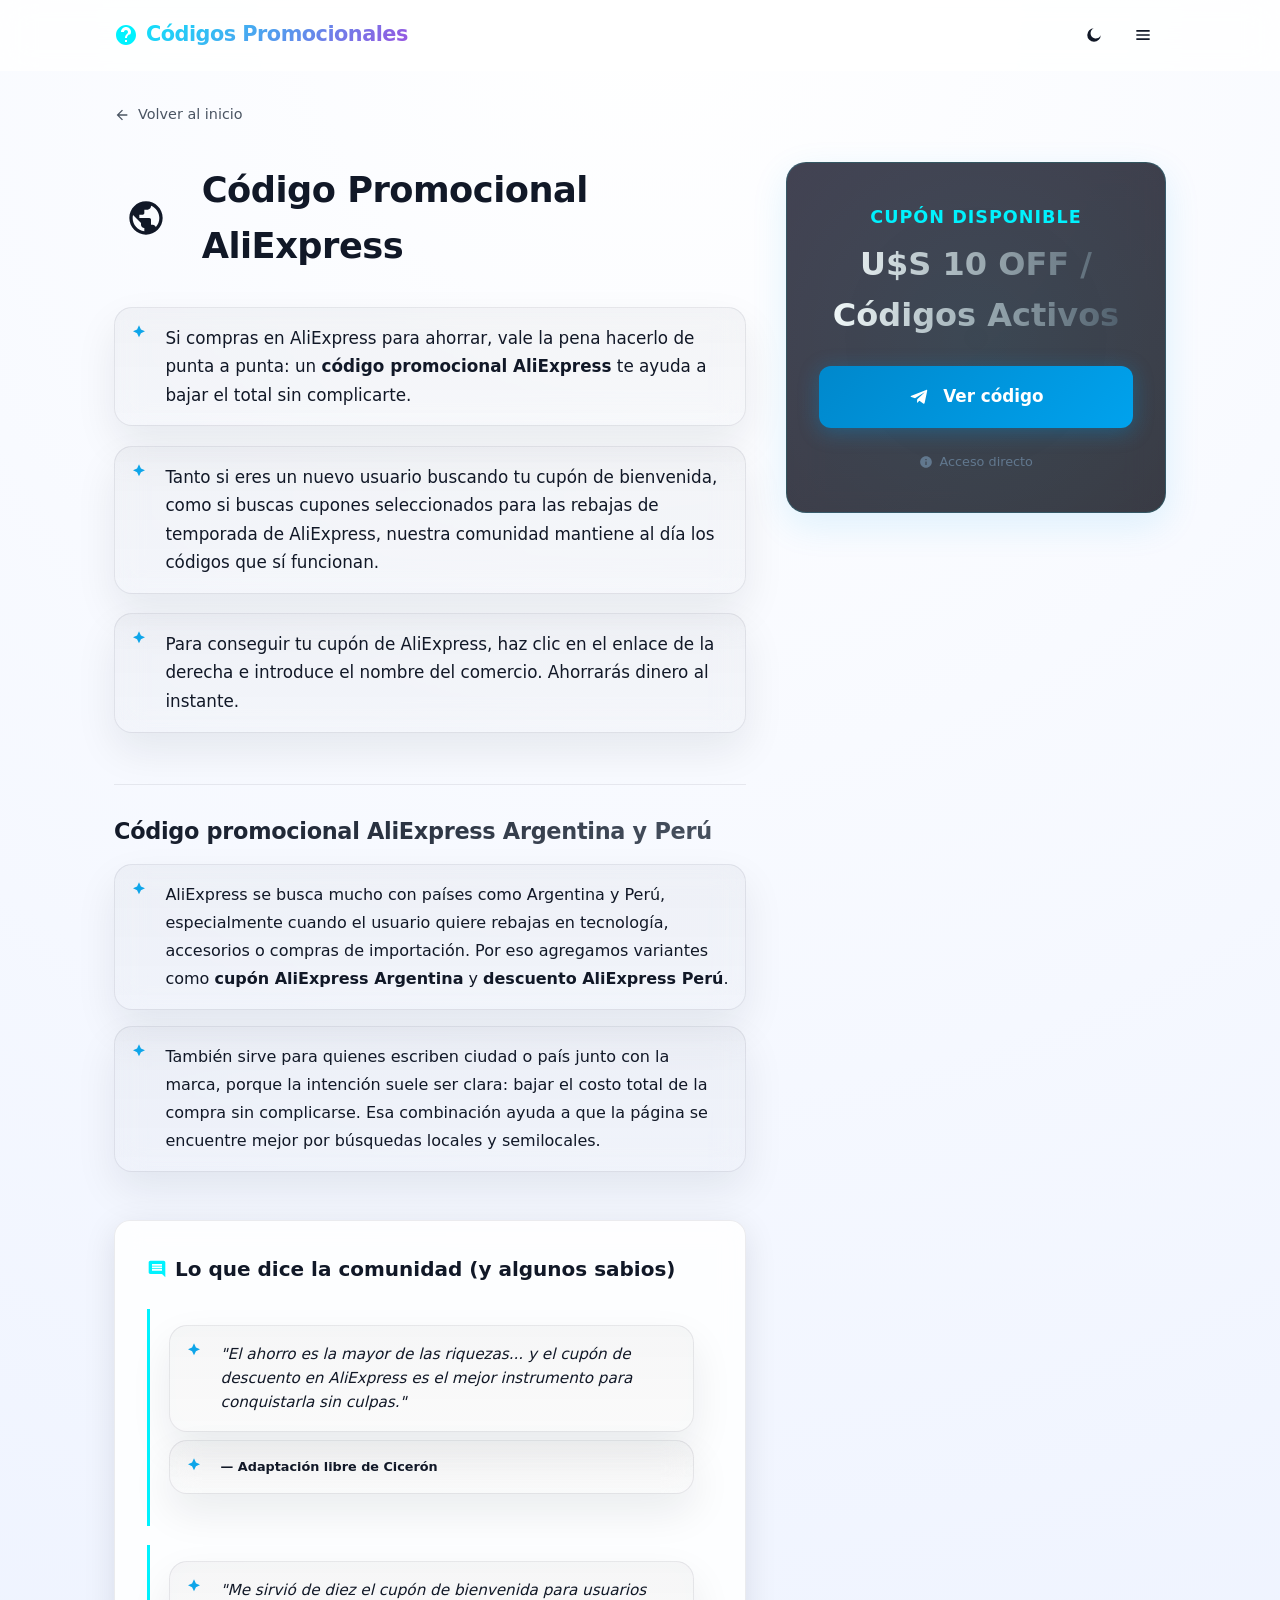
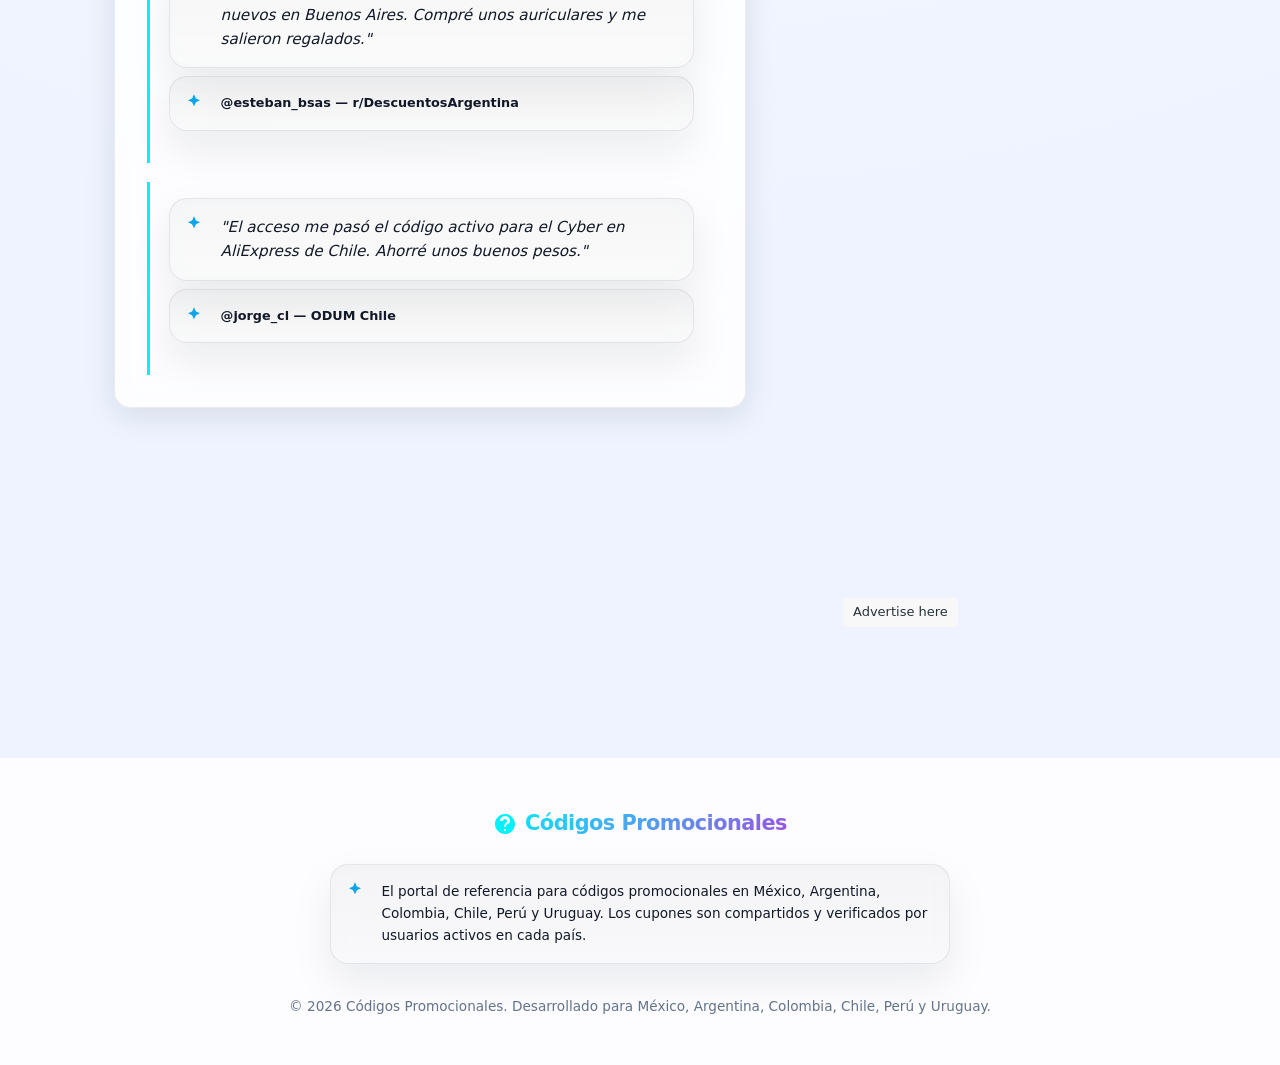
<file: aliexpress.html>
<!DOCTYPE html>
<html lang="es-419">
<head> <meta charset="UTF-8"> <meta name="viewport" content="width=device-width, initial-scale=1.0"> <meta name="description" content="Encuentra cupones AliExpress activos para rebajas en tecnología, moda y hogar. Códigos promocionales válidos para nuevos y antiguos usuarios."> <meta name="keywords" content="codigo promocional aliexpress, cupon aliexpress argentina, cupon aliexpress peru, aliexpress chile descuento, primera compra aliexpress"> <meta name="robots" content="index, follow"> <title>Código Promocional AliExpress | Primera Compra y Cupones</title> <link rel="canonical" href="https://promocional.store/aliexpress"> <meta property="og:locale" content="es_419"><meta property="og:site_name" content="promocional.store"> <meta property="og:type" content="article"> <meta property="og:title" content="Código Promocional AliExpress | Primera Compra y Cupones"> <meta property="og:description" content="Encuentra cupones AliExpress activos para rebajas en tecnología, moda y hogar. Códigos promocionales válidos para nuevos y antiguos usuarios."> <meta property="og:url" content="https://promocional.store/aliexpress"> <meta property="og:image" content="https://promocional.store/og-cover.png"> <meta name="twitter:card" content="summary_large_image"> <meta name="twitter:title" content="Código Promocional AliExpress | Primera Compra y Cupones"> <meta name="twitter:description" content="Encuentra cupones AliExpress activos para rebajas en tecnología, moda y hogar. Códigos promocionales válidos para nuevos y antiguos usuarios."> <meta name="twitter:image" content="https://promocional.store/og-cover.png"> <link rel="stylesheet" href="styles.css">
</head>
<body>
        <!-- Header -->
        <header>
                <div class="container nav-container"><a href="/" class="logo" id="nav-logo" aria-label="Códigos Promocionales Inicio">
                        <svg class="logo-icon" viewBox="0 0 24 24">
                                <path d="M12 2C6.48 2 2 6.48 2 12s4.48 10 10 10 10-4.48 10-10S17.52 2 12 2zm1 17h-2v-2h2v2zm2.07-7.75l-.9.92C13.45 12.9 13 13.5 13 15h-2v-.5c0-1.1.45-2.1 1.17-2.83l1.24-1.26c.37-.36.59-.86.59-1.41 0-1.1-.9-2-2-2s-2 .9-2 2H7c0-2.76 2.24-5 5-5s5 2.24 5 5c0 1.04-.42 1.99-1.07 2.75z"/> </svg>
                        <span>Códigos Promocionales</span> </a>  <div class="nav-shell">
        <button class="theme-toggle" type="button" aria-label="Cambiar tema" aria-pressed="false" data-theme-toggle>
          <svg viewBox="0 0 24 24" aria-hidden="true"><path d="M12 3a9 9 0 1 0 9 9 7 7 0 1 1-9-9z"/></svg> </button>
        <button class="menu-toggle" type="button" aria-label="Abrir menú" aria-expanded="false" aria-controls="site-nav" data-menu-toggle> <svg viewBox="0 0 24 24" aria-hidden="true"><path d="M4 6h16v2H4V6zm0 5h16v2H4v-2zm0 5h16v2H4v-2z"/></svg> </button> <nav class="site-nav" id="site-nav" data-site-nav aria-label="Promociones"><a href="/mercadolibre" title="Código promocional Mercado Libre en Argentina, México, Colombia, Chile, Perú y Uruguay">Mercado Libre</a><a href="/rappi" title="Código promocional Rappi para primer pedido y envío gratis">Rappi</a><a href="/pedidosya" title="Código promocional PedidosYa para primer pedido y delivery">PedidosYa</a><a href="/uber" title="Código promocional Uber para viaje gratis y Uber Eats">Uber</a><a href="/didi" title="Código promocional DiDi para viajes y comida">DiDi</a><a href="/cabify" title="Código promocional Cabify para descuento en viajes">Cabify</a><a href="/shein" title="Código promocional Shein con envío gratis y descuento">Shein</a><a href="/aliexpress" title="Código promocional AliExpress para primera compra">AliExpress</a><a href="/airbnb" title="Código promocional Airbnb para primera reserva">Airbnb</a><a href="/spotify" title="Código promocional Spotify Premium y meses gratis">Spotify</a> </nav> </div> </div> </header> <main class="container"><a href="/" class="back-link" id="back-to-home"> <svg viewBox="0 0 24 24"><path d="M20 11H7.83l5.59-5.59L12 4l-8 8 8 8 1.41-1.41L7.83 13H20v-2z"/></svg> Volver al inicio </a> <div class="detail-layout"> <!-- Main Content --> <section class="detail-content"> <div class="detail-header" id="brand-header-section"> <div class="brand-logo-container"> <svg class="brand-icon icon-aliexpress" viewBox="0 0 24 24"> <path d="M12 2C6.48 2 2 6.48 2 12s4.48 10 10 10 10-4.48 10-10S17.52 2 12 2zm-1 17.93c-3.95-.49-7-3.85-7-7.93 0-.62.08-1.21.21-1.79L9 15v1c0 1.1.9 2 2 2v1.93zm6.9-2.54c-.26-.81-1-1.39-1.9-1.39h-1v-3c0-.55-.45-1-1-1H8v-2h2c.55 0 1-.45 1-1V7h2c1.1 0 2-.9 2-2v-.41c2.93 1.19 5 4.06 5 7.41 0 2.08-.8 3.97-2.1 5.39z"/> </svg> </div> <h1>Código Promocional AliExpress</h1> </div> <div class="detail-description" id="detail-description-text"> <p> Si compras en AliExpress para ahorrar, vale la pena hacerlo de punta a punta: un <strong>código promocional AliExpress</strong> te ayuda a bajar el total sin complicarte. </p> <p> Tanto si eres un nuevo usuario buscando tu cupón de bienvenida, como si buscas cupones seleccionados para las rebajas de temporada de AliExpress, nuestra comunidad mantiene al día los códigos que sí funcionan. </p> <p> Para conseguir tu cupón de AliExpress, haz clic en el enlace de la derecha e introduce el nombre del comercio. Ahorrarás dinero al instante. </p> </div> <div class="seo-section"> <h2>Código promocional AliExpress Argentina y Perú</h2> <p>AliExpress se busca mucho con países como Argentina y Perú, especialmente cuando el usuario quiere rebajas en tecnología, accesorios o compras de importación. Por eso agregamos variantes como <strong>cupón AliExpress Argentina</strong> y <strong>descuento AliExpress Perú</strong>.</p> <p>También sirve para quienes escriben ciudad o país junto con la marca, porque la intención suele ser clara: bajar el costo total de la compra sin complicarse. Esa combinación ayuda a que la página se encuentre mejor por búsquedas locales y semilocales.</p> </div> <!-- Quotes Section --> <div class="quotes-section" id="quotes-block"> <h3> <svg viewBox="0 0 24 24"><path d="M21.99 4c0-1.1-.89-2-1.99-2H4c-1.1 0-2 .9-2 2v12c0 1.1.9 2 2 2h14l4 4-.01-18zM18 14H6v-2h12v2zm0-3H6V9h12v2zm0-3H6V6h12v2z"/></svg> Lo que dice la comunidad (y algunos sabios) </h3> <div class="quote-card"> <p class="quote-text">"El ahorro es la mayor de las riquezas... y el cupón de descuento en AliExpress es el mejor instrumento para conquistarla sin culpas."</p> <p class="quote-author">— Adaptación libre de Cicerón</p> </div> <div class="quote-card"> <p class="quote-text">"Me sirvió de diez el cupón de bienvenida para usuarios nuevos en Buenos Aires. Compré unos auriculares y me salieron regalados."</p> <p class="quote-author">@esteban_bsas — r/DescuentosArgentina</p> </div> <div class="quote-card"> <p class="quote-text">"El acceso me pasó el código activo para el Cyber en AliExpress de Chile. Ahorré unos buenos pesos."</p> <p class="quote-author">@jorge_cl — ODUM Chile</p> </div> </div> </section> <!-- Sidebar with Coupon action --><aside class="sidebar"> <div class="coupon-box" id="coupon-action-box"> <div class="coupon-title">Cupón Disponible</div> <div class="coupon-value">U$S 10 OFF / Códigos Activos</div><a href="https://t.me/CodigoPromocionalBot?start=aliexpress" target="_blank" rel="noopener" class="btn-telegram" id="btn-get-coupon"> <svg viewBox="0 0 24 24"> <path d="M9.78 18.65l.28-4.24 7.68-6.94c.33-.3-.07-.46-.51-.17L7.69 13.25l-4.11-1.28c-.89-.28-.91-.89.19-1.33L19.78 4.3c.74-.27 1.38.17 1.14 1.17l-2.72 12.82c-.2 1-.8 1.25-1.63.78l-4.15-3.06-2 1.93c-.22.22-.4.4-.82.4z"/> </svg> Ver código </a> <div class="coupon-info"> <svg viewBox="0 0 24 24"><path d="M12 2C6.48 2 2 6.48 2 12s4.48 10 10 10 10-4.48 10-10S17.52 2 12 2zm1 15h-2v-6h2v6zm0-8h-2V7h2v2z"/></svg> Acceso directo </div> </div> </aside> <!-- BEGIN AADS AD UNIT 2442458 -->

<div style="margin: auto; max-width: 728px;">
<script async type="application/javascript" src="https://a.magsrv.com/ad-provider.js"></script> 
 <ins class="eas6a97888e2" data-zoneid="5945786"></ins> 
 <script>(AdProvider = window.AdProvider || []).push({"serve": {}});</script>
            </div>            <div
                id="frame"
                style="
                    width: 100%;
                    margin: auto;
                    position: relative;
                    z-index: 99998;
                "
            >
                <iframe
                    data-aa="2442458"
                    src="//acceptable.a-ads.com/2442458/?size=Adaptive"
                    style="
                        border: 0;
                        padding: 0;
                        width: 70%;
                        height: auto;
                        overflow: hidden;
                        display: block;
                        margin: auto;
                    "
                ></iframe>
                <div
                    style="
                        width: 70%;
                        margin: auto;
                        position: absolute;
                        left: 0;
                        right: 0;
                    "
                >
                    <a
                        target="_blank"
                        style="
                            display: inline-block;
                            font-size: 13px;
                            color: #263238;
                            padding: 4px 10px;
                            background: #f8f8f9;
                            text-decoration: none;
                            border-radius: 0 0 4px 4px;
                        "
                        id="frame-link"
                        href="https://aads.com/campaigns/new/?source_id=2442458&source_type=ad_unit&partner=2442458"
                        >Advertise here</a
                    >
                </div>
            </div>

            <!-- END AADS AD UNIT 2442458 --></div> </main> <!-- Footer --> <footer> <div class="container footer-content"> <div class="logo footer-logo"> <svg class="logo-icon" viewBox="0 0 24 24"> <path d="M12 2C6.48 2 2 6.48 2 12s4.48 10 10 10 10-4.48 10-10S17.52 2 12 2zm1 17h-2v-2h2v2zm2.07-7.75l-.9.92C13.45 12.9 13 13.5 13 15h-2v-.5c0-1.1.45-2.1 1.17-2.83l1.24-1.26c.37-.36.59-.86.59-1.41 0-1.1-.9-2-2-2s-2 .9-2 2H7c0-2.76 2.24-5 5-5s5 2.24 5 5c0 1.04-.42 1.99-1.07 2.75z"/> </svg> <span>Códigos Promocionales</span> </div> <p class="footer-text"> El portal de referencia para códigos promocionales en México, Argentina, Colombia, Chile, Perú y Uruguay. Los cupones son compartidos y verificados por usuarios activos en cada país. </p> <div class="footer-copyright"> &copy; 2026 Códigos Promocionales. Desarrollado para México, Argentina, Colombia, Chile, Perú y Uruguay. </div> </div> </footer> <script src="site.js" defer></script>
</body>
</html>
</file>
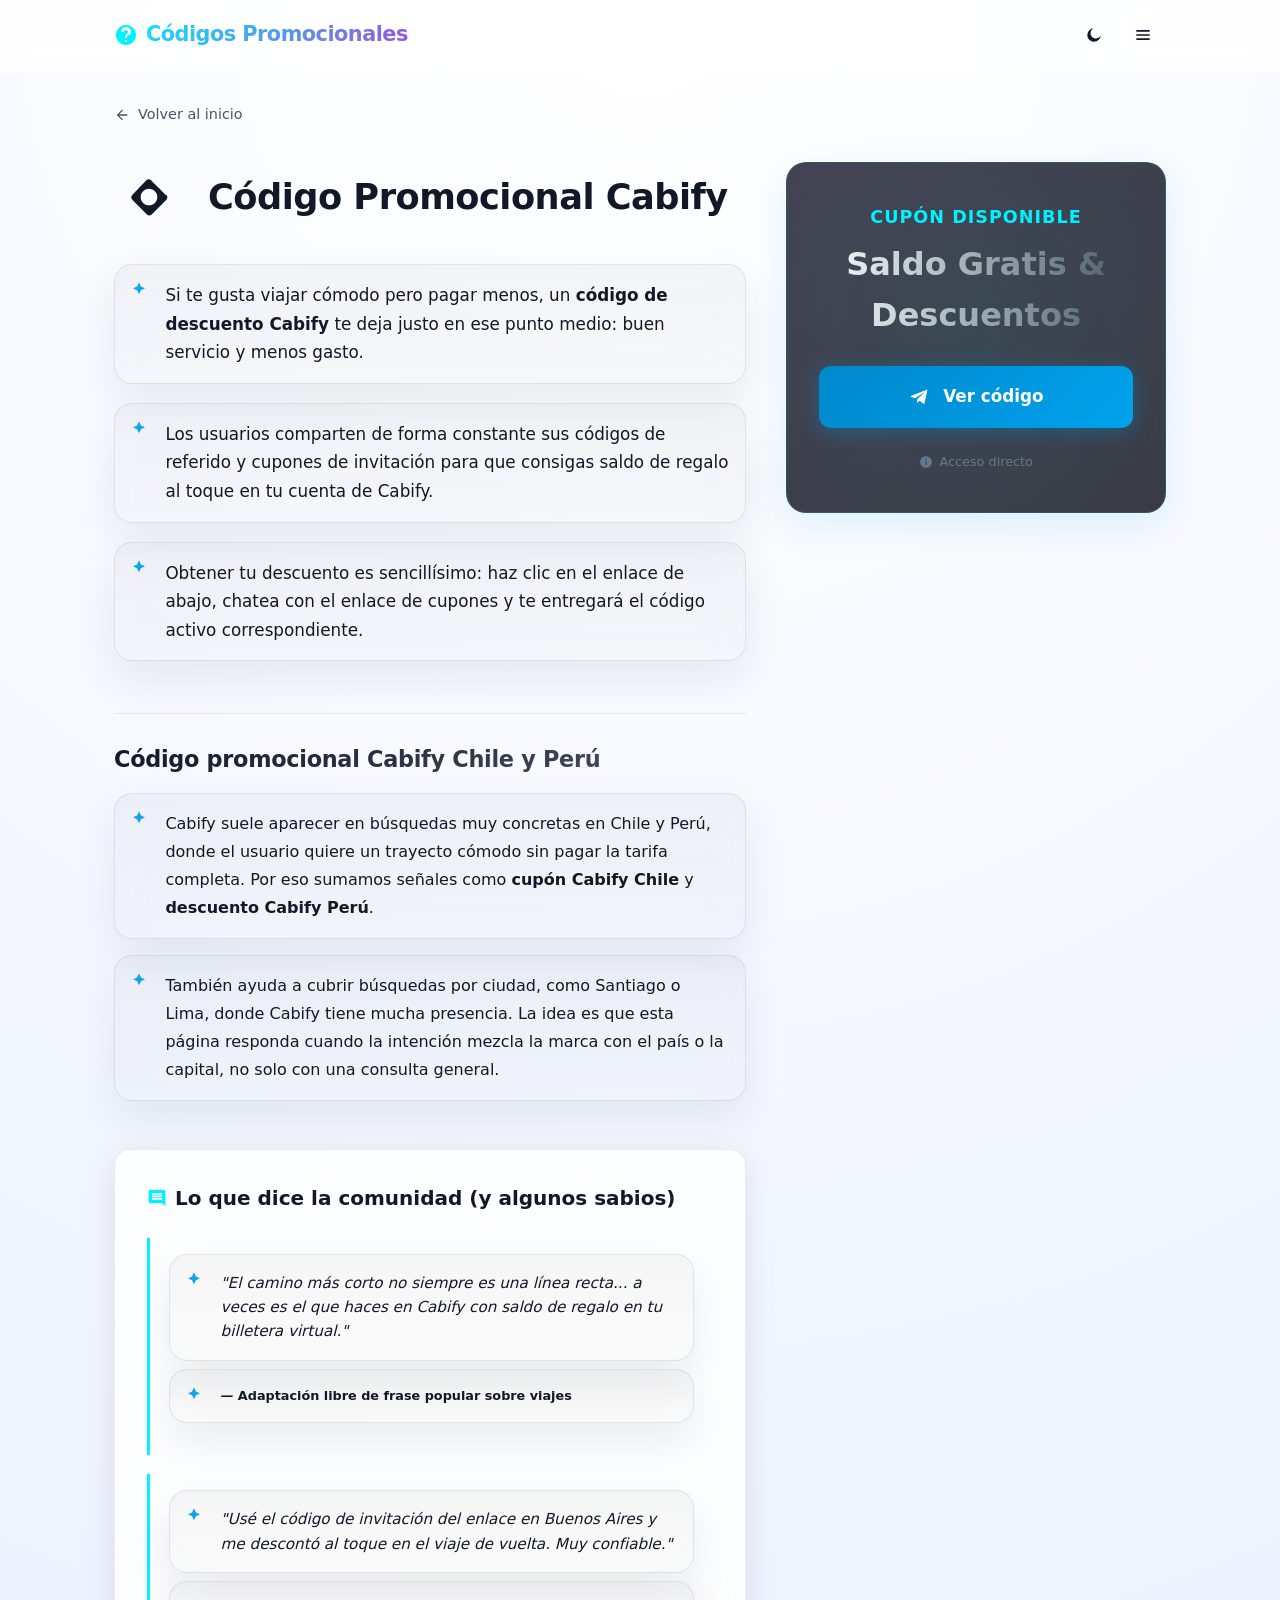
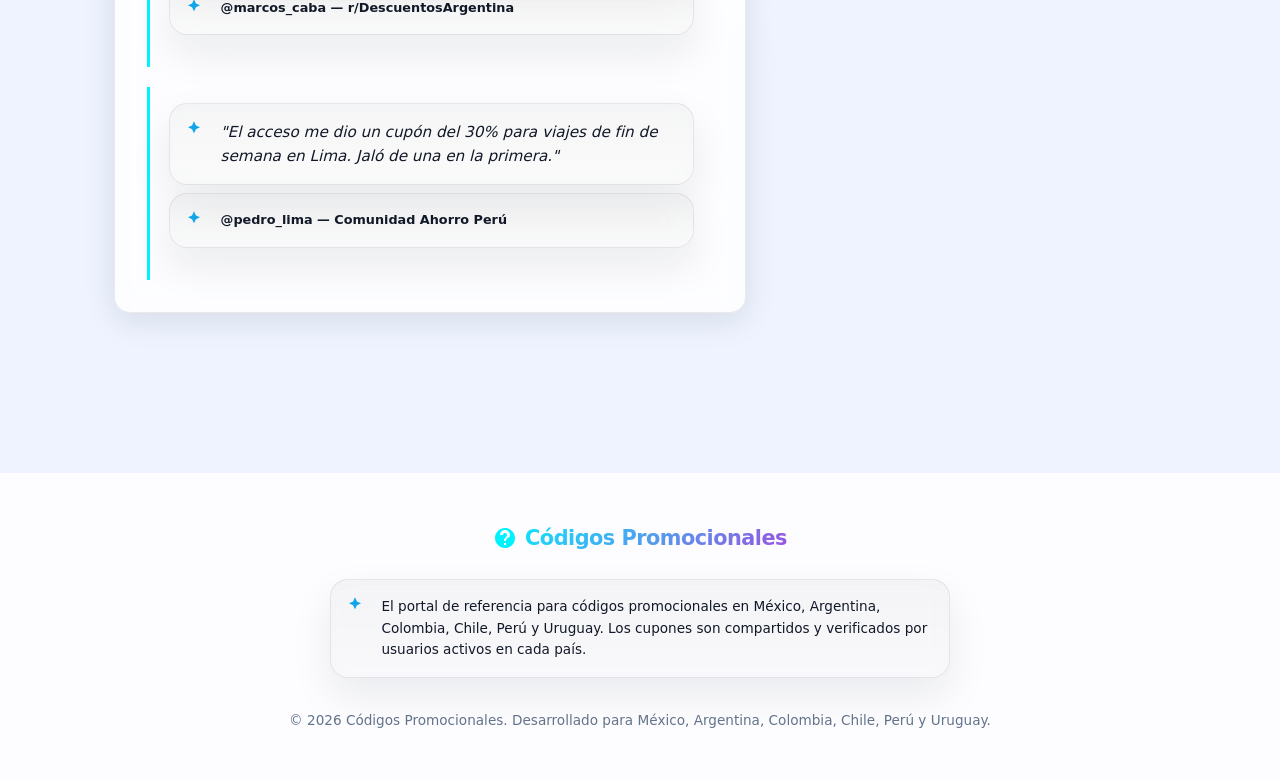
<file: cabify.html>
<!DOCTYPE html>
<html lang="es-PE">
<head> <meta charset="UTF-8"> <meta name="viewport" content="width=device-width, initial-scale=1.0"> <meta name="description" content="Disfruta de viajes cómodos y económicos con el código promocional Cabify. Rebajas activas para tus primeros trayectos en México, Argentina, Colombia, Chile, Perú y Uruguay."> <meta name="keywords" content="codigo promocional cabify, cupon cabify chile, cupon cabify peru, descuento cabify mexico argentina colombia chile peru uruguay, viaje barato cabify"> <meta name="robots" content="index, follow"> <title>Código Promocional Cabify | Descuento en Viajes México, Argentina, Colombia, Chile, Perú y Uruguay</title> <link rel="canonical" href="https://promocional.store/cabify"> <meta property="og:locale" content="es_PE"> <link rel="alternate" hreflang="es-419" href="https://promocional.store/"> <link rel="alternate" hreflang="es-AR" href="https://promocional.store/mercadolibre"> <link rel="alternate" hreflang="es-CO" href="https://promocional.store/rappi"> <link rel="alternate" hreflang="es-CL" href="https://promocional.store/pedidosya"> <link rel="alternate" hreflang="es-419" href="https://promocional.store/uber"> <link rel="alternate" hreflang="es-CO" href="https://promocional.store/didi"> <link rel="alternate" hreflang="es-PE" href="https://promocional.store/cabify"> <link rel="alternate" hreflang="es-419" href="https://promocional.store/shein"> <link rel="alternate" hreflang="es-419" href="https://promocional.store/aliexpress"> <link rel="alternate" hreflang="es-AR" href="https://promocional.store/airbnb"> <link rel="alternate" hreflang="es-419" href="https://promocional.store/spotify"> <link rel="alternate" hreflang="x-default" href="https://promocional.store/"> <meta property="og:site_name" content="promocional.store"> <meta property="og:type" content="article"> <meta property="og:title" content="Código Promocional Cabify | Descuento en Viajes México, Argentina, Colombia, Chile, Perú y Uruguay"> <meta property="og:description" content="Disfruta de viajes cómodos y económicos con el código promocional Cabify. Rebajas activas para tus primeros trayectos en México, Argentina, Colombia, Chile, Perú y Uruguay."> <meta property="og:url" content="https://promocional.store/cabify"> <meta property="og:image" content="https://promocional.store/og-cover.png"> <meta name="twitter:card" content="summary_large_image"> <meta name="twitter:title" content="Código Promocional Cabify | Descuento en Viajes México, Argentina, Colombia, Chile, Perú y Uruguay"> <meta name="twitter:description" content="Disfruta de viajes cómodos y económicos con el código promocional Cabify. Rebajas activas para tus primeros trayectos en México, Argentina, Colombia, Chile, Perú y Uruguay."> <meta name="twitter:image" content="https://promocional.store/og-cover.png"> <link rel="stylesheet" href="styles.css">
</head>
<body> <!-- Header --> <header> <div class="container nav-container"><a href="/" class="logo" id="nav-logo" aria-label="Códigos Promocionales Inicio"> <svg class="logo-icon" viewBox="0 0 24 24"> <path d="M12 2C6.48 2 2 6.48 2 12s4.48 10 10 10 10-4.48 10-10S17.52 2 12 2zm1 17h-2v-2h2v2zm2.07-7.75l-.9.92C13.45 12.9 13 13.5 13 15h-2v-.5c0-1.1.45-2.1 1.17-2.83l1.24-1.26c.37-.36.59-.86.59-1.41 0-1.1-.9-2-2-2s-2 .9-2 2H7c0-2.76 2.24-5 5-5s5 2.24 5 5c0 1.04-.42 1.99-1.07 2.75z"/> </svg> <span>Códigos Promocionales</span> </a>  <div class="nav-shell">
        <button class="theme-toggle" type="button" aria-label="Cambiar tema" aria-pressed="false" data-theme-toggle>
          <svg viewBox="0 0 24 24" aria-hidden="true"><path d="M12 3a9 9 0 1 0 9 9 7 7 0 1 1-9-9z"/></svg> </button>
        <button class="menu-toggle" type="button" aria-label="Abrir menú" aria-expanded="false" aria-controls="site-nav" data-menu-toggle> <svg viewBox="0 0 24 24" aria-hidden="true"><path d="M4 6h16v2H4V6zm0 5h16v2H4v-2zm0 5h16v2H4v-2z"/></svg> </button> <nav class="site-nav" id="site-nav" data-site-nav aria-label="Promociones"><a href="/mercadolibre" title="Código promocional Mercado Libre en Argentina, México, Colombia, Chile, Perú y Uruguay">Mercado Libre</a><a href="/rappi" title="Código promocional Rappi para primer pedido y envío gratis">Rappi</a><a href="/pedidosya" title="Código promocional PedidosYa para primer pedido y delivery">PedidosYa</a><a href="/uber" title="Código promocional Uber para viaje gratis y Uber Eats">Uber</a><a href="/didi" title="Código promocional DiDi para viajes y comida">DiDi</a><a href="/cabify" title="Código promocional Cabify para descuento en viajes">Cabify</a><a href="/shein" title="Código promocional Shein con envío gratis y descuento">Shein</a><a href="/aliexpress" title="Código promocional AliExpress para primera compra">AliExpress</a><a href="/airbnb" title="Código promocional Airbnb para primera reserva">Airbnb</a><a href="/spotify" title="Código promocional Spotify Premium y meses gratis">Spotify</a> </nav> </div> </div> </header> <main class="container"><div style="margin: auto; max-width: 728px;">
<script async type="application/javascript" src="https://a.magsrv.com/ad-provider.js"></script> 
 <ins class="eas6a97888e2" data-zoneid="5945786"></ins> 
 <script>(AdProvider = window.AdProvider || []).push({"serve": {}});</script>
            </div><a href="/" class="back-link" id="back-to-home"> <svg viewBox="0 0 24 24"><path d="M20 11H7.83l5.59-5.59L12 4l-8 8 8 8 1.41-1.41L7.83 13H20v-2z"/></svg> Volver al inicio </a> <div class="detail-layout"> <!-- Main Content --> <section class="detail-content"> <div class="detail-header" id="brand-header-section"> <div class="brand-logo-container"> <svg class="brand-icon icon-cabify" viewBox="0 0 24 24"> <path d="M22.05 10.78L13.22 1.95c-.78-.78-2.05-.78-2.83 0L1.95 10.78c-.78.78-.78 2.05 0 2.83l8.83 8.83c.78.78 2.05.78 2.83 0l8.83-8.83c.78-.78.78-2.05 0-2.83zM12 17c-2.76 0-5-2.24-5-5s2.24-5 5-5 5 2.24 5 5-2.24 5-5 5z"/> </svg> </div> <h1>Código Promocional Cabify</h1> </div> <div class="detail-description" id="detail-description-text"> <p> Si te gusta viajar cómodo pero pagar menos, un <strong>código de descuento Cabify</strong> te deja justo en ese punto medio: buen servicio y menos gasto. </p> <p> Los usuarios comparten de forma constante sus códigos de referido y cupones de invitación para que consigas saldo de regalo al toque en tu cuenta de Cabify. </p> <p> Obtener tu descuento es sencillísimo: haz clic en el enlace de abajo, chatea con el enlace de cupones y te entregará el código activo correspondiente. </p> </div> <div class="seo-section"> <h2>Código promocional Cabify Chile y Perú</h2> <p>Cabify suele aparecer en búsquedas muy concretas en Chile y Perú, donde el usuario quiere un trayecto cómodo sin pagar la tarifa completa. Por eso sumamos señales como <strong>cupón Cabify Chile</strong> y <strong>descuento Cabify Perú</strong>.</p> <p>También ayuda a cubrir búsquedas por ciudad, como Santiago o Lima, donde Cabify tiene mucha presencia. La idea es que esta página responda cuando la intención mezcla la marca con el país o la capital, no solo con una consulta general.</p> </div> <!-- Quotes Section --> <div class="quotes-section" id="quotes-block"> <h3> <svg viewBox="0 0 24 24"><path d="M21.99 4c0-1.1-.89-2-1.99-2H4c-1.1 0-2 .9-2 2v12c0 1.1.9 2 2 2h14l4 4-.01-18zM18 14H6v-2h12v2zm0-3H6V9h12v2zm0-3H6V6h12v2z"/></svg> Lo que dice la comunidad (y algunos sabios) </h3> <div class="quote-card"> <p class="quote-text">"El camino más corto no siempre es una línea recta... a veces es el que haces en Cabify con saldo de regalo en tu billetera virtual."</p> <p class="quote-author">— Adaptación libre de frase popular sobre viajes</p> </div> <div class="quote-card"> <p class="quote-text">"Usé el código de invitación del enlace en Buenos Aires y me descontó al toque en el viaje de vuelta. Muy confiable."</p> <p class="quote-author">@marcos_caba — r/DescuentosArgentina</p> </div> <div class="quote-card"> <p class="quote-text">"El acceso me dio un cupón del 30% para viajes de fin de semana en Lima. Jaló de una en la primera."</p> <p class="quote-author">@pedro_lima — Comunidad Ahorro Perú</p> </div> </div> </section> <!-- Sidebar with Coupon action --><aside class="sidebar"> <div class="coupon-box" id="coupon-action-box"> <div class="coupon-title">Cupón Disponible</div> <div class="coupon-value">Saldo Gratis & Descuentos</div><a href="https://t.me/CodigoPromocionalBot?start=cabify" target="_blank" rel="noopener" class="btn-telegram" id="btn-get-coupon"> <svg viewBox="0 0 24 24"> <path d="M9.78 18.65l.28-4.24 7.68-6.94c.33-.3-.07-.46-.51-.17L7.69 13.25l-4.11-1.28c-.89-.28-.91-.89.19-1.33L19.78 4.3c.74-.27 1.38.17 1.14 1.17l-2.72 12.82c-.2 1-.8 1.25-1.63.78l-4.15-3.06-2 1.93c-.22.22-.4.4-.82.4z"/> </svg> Ver código </a> <div class="coupon-info"> <svg viewBox="0 0 24 24"><path d="M12 2C6.48 2 2 6.48 2 12s4.48 10 10 10 10-4.48 10-10S17.52 2 12 2zm1 15h-2v-6h2v6zm0-8h-2V7h2v2z"/></svg> Acceso directo </div> </div> </aside> </div> </main> <!-- Footer --> <footer> <div class="container footer-content"> <div class="logo footer-logo"> <svg class="logo-icon" viewBox="0 0 24 24"> <path d="M12 2C6.48 2 2 6.48 2 12s4.48 10 10 10 10-4.48 10-10S17.52 2 12 2zm1 17h-2v-2h2v2zm2.07-7.75l-.9.92C13.45 12.9 13 13.5 13 15h-2v-.5c0-1.1.45-2.1 1.17-2.83l1.24-1.26c.37-.36.59-.86.59-1.41 0-1.1-.9-2-2-2s-2 .9-2 2H7c0-2.76 2.24-5 5-5s5 2.24 5 5c0 1.04-.42 1.99-1.07 2.75z"/> </svg> <span>Códigos Promocionales</span> </div> <p class="footer-text"> El portal de referencia para códigos promocionales en México, Argentina, Colombia, Chile, Perú y Uruguay. Los cupones son compartidos y verificados por usuarios activos en cada país. </p> <div class="footer-copyright"> &copy; 2026 Códigos Promocionales. Desarrollado para México, Argentina, Colombia, Chile, Perú y Uruguay. </div> </div> </footer> <script src="site.js" defer></script>
</body>
</html>
</file>
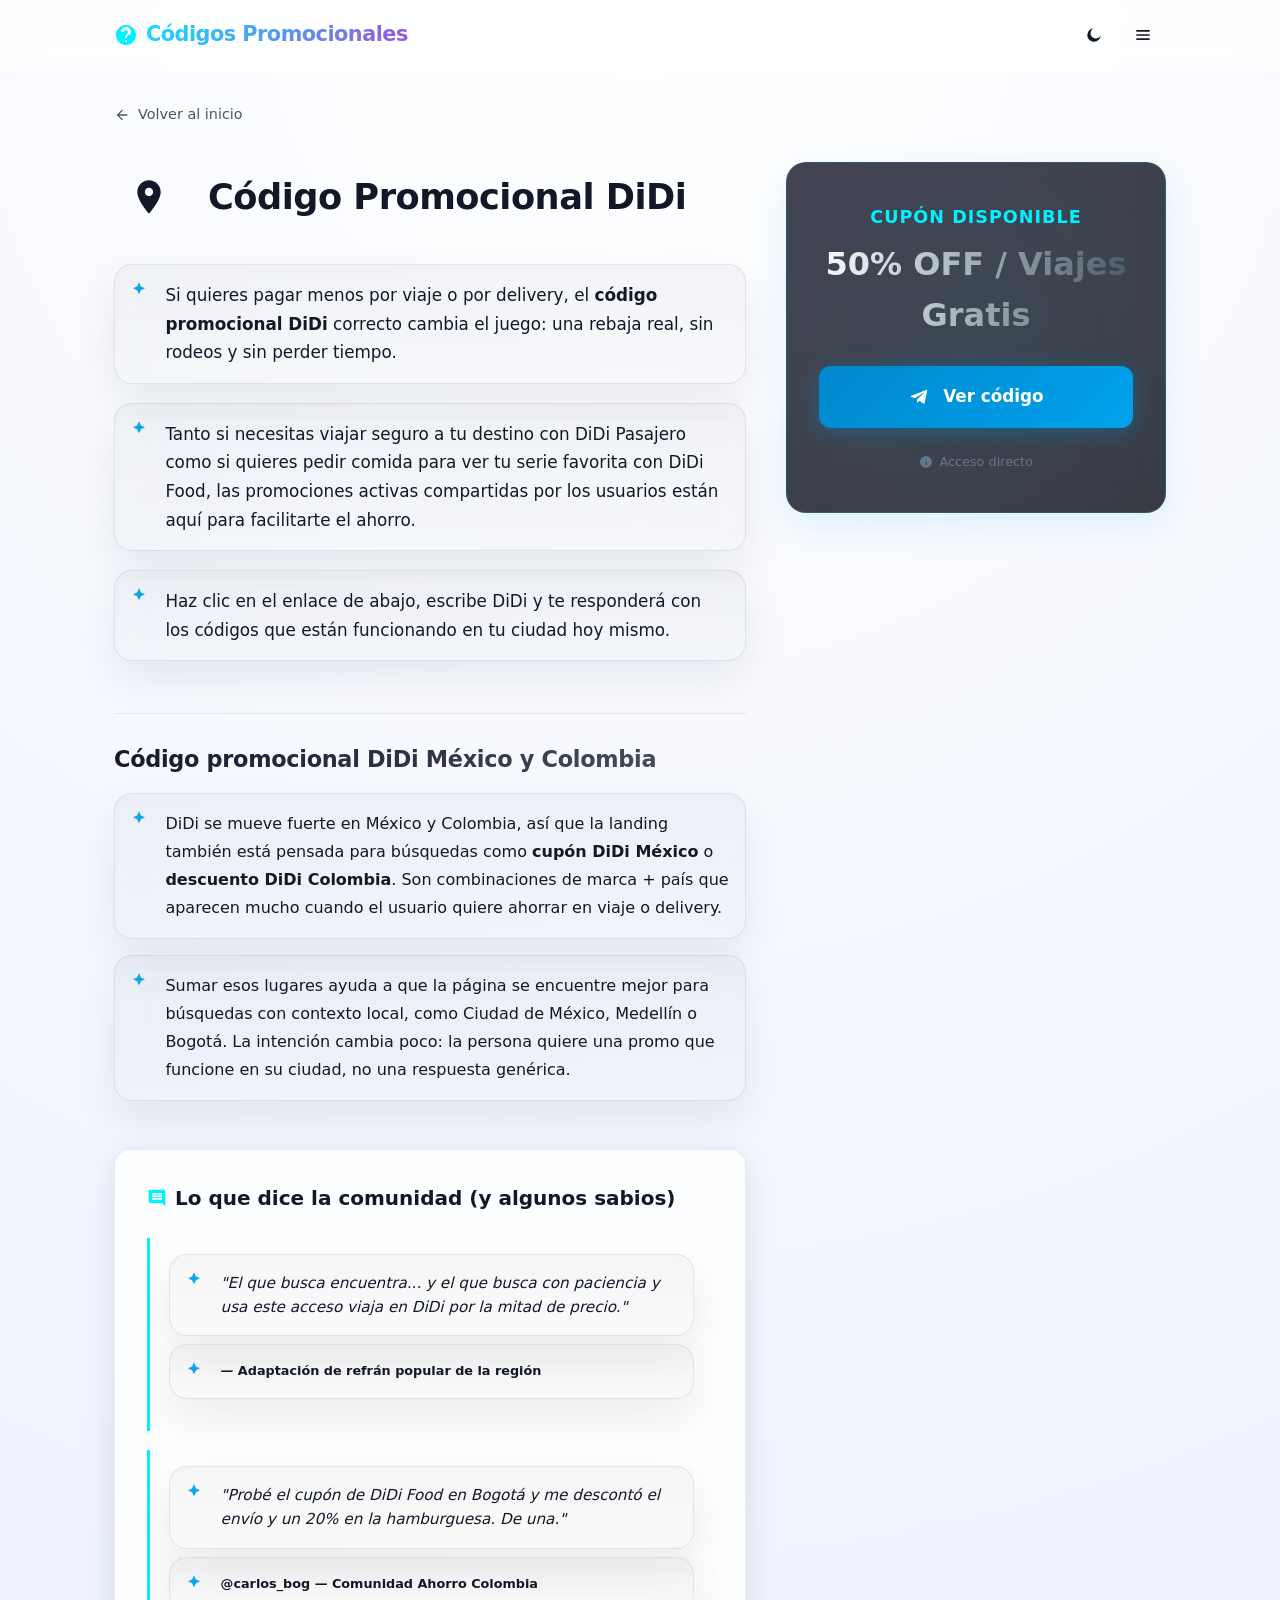
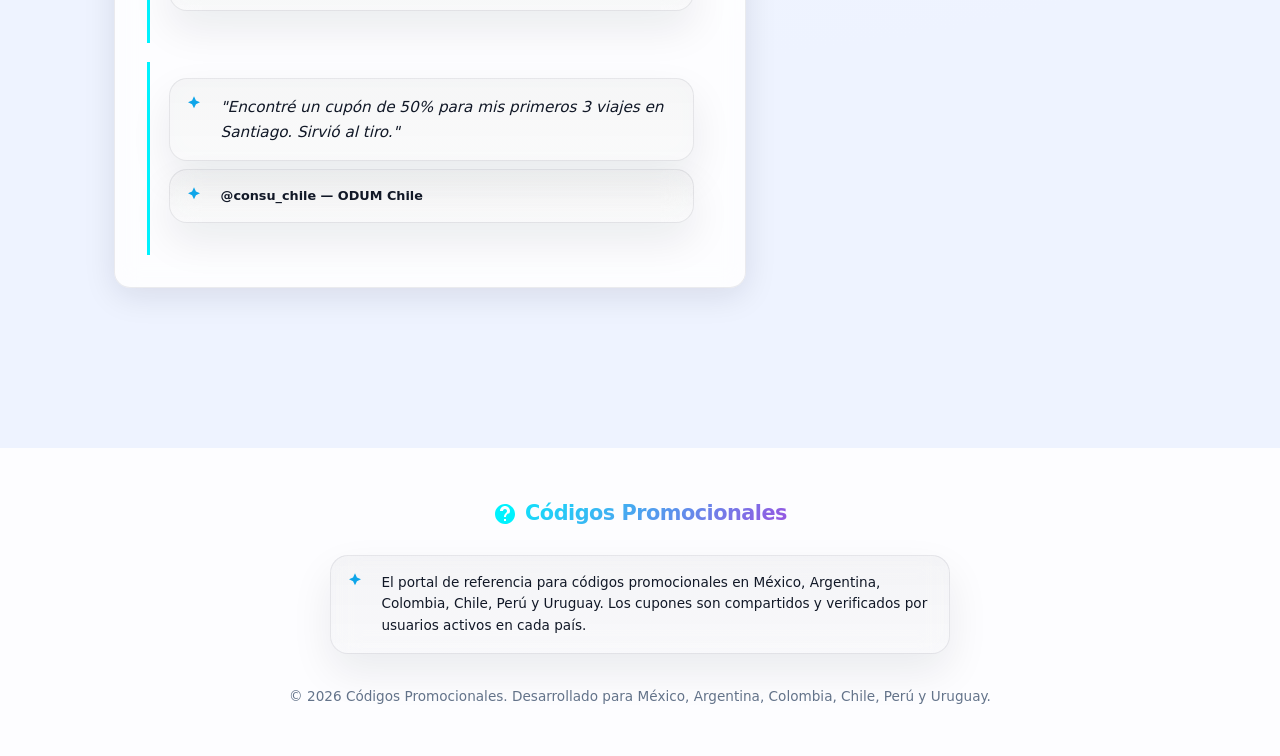
<file: didi.html>
<!DOCTYPE html>
<html lang="es-CO">
<head> <meta charset="UTF-8"> <meta name="viewport" content="width=device-width, initial-scale=1.0"> <meta name="description" content="Consigue viajes gratis y comida con descuento con el código promocional DiDi. Cupones para DiDi Pasajero y DiDi Food activos hoy."> <meta name="keywords" content="codigo promocional didi, cupon didi mexico, cupon didi colombia, viaje gratis didi mexico argentina colombia chile peru uruguay, didi food descuento"> <meta name="robots" content="index, follow"> <title>Código Promocional DiDi | Viajes y Comida con Descuento</title> <link rel="canonical" href="https://promocional.store/didi"> <meta property="og:locale" content="es_CO"> <link rel="alternate" hreflang="es-419" href="https://promocional.store/"> <link rel="alternate" hreflang="es-AR" href="https://promocional.store/mercadolibre"> <link rel="alternate" hreflang="es-CO" href="https://promocional.store/rappi"> <link rel="alternate" hreflang="es-CL" href="https://promocional.store/pedidosya"> <link rel="alternate" hreflang="es-419" href="https://promocional.store/uber"> <link rel="alternate" hreflang="es-CO" href="https://promocional.store/didi"> <link rel="alternate" hreflang="es-PE" href="https://promocional.store/cabify"> <link rel="alternate" hreflang="es-419" href="https://promocional.store/shein"> <link rel="alternate" hreflang="es-419" href="https://promocional.store/aliexpress"> <link rel="alternate" hreflang="es-AR" href="https://promocional.store/airbnb"> <link rel="alternate" hreflang="es-419" href="https://promocional.store/spotify"> <link rel="alternate" hreflang="x-default" href="https://promocional.store/"> <meta property="og:site_name" content="promocional.store"> <meta property="og:type" content="article"> <meta property="og:title" content="Código Promocional DiDi | Viajes y Comida con Descuento"> <meta property="og:description" content="Consigue viajes gratis y comida con descuento con el código promocional DiDi. Cupones para DiDi Pasajero y DiDi Food activos hoy."> <meta property="og:url" content="https://promocional.store/didi"> <meta property="og:image" content="https://promocional.store/og-cover.png"> <meta name="twitter:card" content="summary_large_image"> <meta name="twitter:title" content="Código Promocional DiDi | Viajes y Comida con Descuento"> <meta name="twitter:description" content="Consigue viajes gratis y comida con descuento con el código promocional DiDi. Cupones para DiDi Pasajero y DiDi Food activos hoy."> <meta name="twitter:image" content="https://promocional.store/og-cover.png"> <link rel="stylesheet" href="styles.css">
</head>
<body> <!-- Header --> <header> <div class="container nav-container"><a href="/" class="logo" id="nav-logo" aria-label="Códigos Promocionales Inicio"> <svg class="logo-icon" viewBox="0 0 24 24"> <path d="M12 2C6.48 2 2 6.48 2 12s4.48 10 10 10 10-4.48 10-10S17.52 2 12 2zm1 17h-2v-2h2v2zm2.07-7.75l-.9.92C13.45 12.9 13 13.5 13 15h-2v-.5c0-1.1.45-2.1 1.17-2.83l1.24-1.26c.37-.36.59-.86.59-1.41 0-1.1-.9-2-2-2s-2 .9-2 2H7c0-2.76 2.24-5 5-5s5 2.24 5 5c0 1.04-.42 1.99-1.07 2.75z"/> </svg> <span>Códigos Promocionales</span> </a>  <div class="nav-shell">
        <button class="theme-toggle" type="button" aria-label="Cambiar tema" aria-pressed="false" data-theme-toggle>
          <svg viewBox="0 0 24 24" aria-hidden="true"><path d="M12 3a9 9 0 1 0 9 9 7 7 0 1 1-9-9z"/></svg> </button>
        <button class="menu-toggle" type="button" aria-label="Abrir menú" aria-expanded="false" aria-controls="site-nav" data-menu-toggle> <svg viewBox="0 0 24 24" aria-hidden="true"><path d="M4 6h16v2H4V6zm0 5h16v2H4v-2zm0 5h16v2H4v-2z"/></svg> </button> <nav class="site-nav" id="site-nav" data-site-nav aria-label="Promociones"><a href="/mercadolibre" title="Código promocional Mercado Libre en Argentina, México, Colombia, Chile, Perú y Uruguay">Mercado Libre</a><a href="/rappi" title="Código promocional Rappi para primer pedido y envío gratis">Rappi</a><a href="/pedidosya" title="Código promocional PedidosYa para primer pedido y delivery">PedidosYa</a><a href="/uber" title="Código promocional Uber para viaje gratis y Uber Eats">Uber</a><a href="/didi" title="Código promocional DiDi para viajes y comida">DiDi</a><a href="/cabify" title="Código promocional Cabify para descuento en viajes">Cabify</a><a href="/shein" title="Código promocional Shein con envío gratis y descuento">Shein</a><a href="/aliexpress" title="Código promocional AliExpress para primera compra">AliExpress</a><a href="/airbnb" title="Código promocional Airbnb para primera reserva">Airbnb</a><a href="/spotify" title="Código promocional Spotify Premium y meses gratis">Spotify</a> </nav> </div> </div> </header> <main class="container"><div style="margin: auto; max-width: 728px;">
<script async type="application/javascript" src="https://a.magsrv.com/ad-provider.js"></script> 
 <ins class="eas6a97888e2" data-zoneid="5945786"></ins> 
 <script>(AdProvider = window.AdProvider || []).push({"serve": {}});</script>
            </div><a href="/" class="back-link" id="back-to-home"> <svg viewBox="0 0 24 24"><path d="M20 11H7.83l5.59-5.59L12 4l-8 8 8 8 1.41-1.41L7.83 13H20v-2z"/></svg> Volver al inicio </a> <div class="detail-layout"> <!-- Main Content --> <section class="detail-content"> <div class="detail-header" id="brand-header-section"> <div class="brand-logo-container"> <svg class="brand-icon icon-didi" viewBox="0 0 24 24"> <path d="M12 2C8.13 2 5 5.13 5 9c0 5.25 7 13 7 13s7-7.75 7-13c0-3.87-3.13-7-7-7zm0 9.5c-1.38 0-2.5-1.12-2.5-2.5s1.12-2.5 2.5-2.5 2.5 1.12 2.5 2.5-1.12 2.5-2.5 2.5z"/> </svg> </div> <h1>Código Promocional DiDi</h1> </div> <div class="detail-description" id="detail-description-text"> <p> Si quieres pagar menos por viaje o por delivery, el <strong>código promocional DiDi</strong> correcto cambia el juego: una rebaja real, sin rodeos y sin perder tiempo. </p> <p> Tanto si necesitas viajar seguro a tu destino con DiDi Pasajero como si quieres pedir comida para ver tu serie favorita con DiDi Food, las promociones activas compartidas por los usuarios están aquí para facilitarte el ahorro. </p> <p> Haz clic en el enlace de abajo, escribe DiDi y te responderá con los códigos que están funcionando en tu ciudad hoy mismo. </p> </div> <div class="seo-section"> <h2>Código promocional DiDi México y Colombia</h2> <p>DiDi se mueve fuerte en México y Colombia, así que la landing también está pensada para búsquedas como <strong>cupón DiDi México</strong> o <strong>descuento DiDi Colombia</strong>. Son combinaciones de marca + país que aparecen mucho cuando el usuario quiere ahorrar en viaje o delivery.</p> <p>Sumar esos lugares ayuda a que la página se encuentre mejor para búsquedas con contexto local, como Ciudad de México, Medellín o Bogotá. La intención cambia poco: la persona quiere una promo que funcione en su ciudad, no una respuesta genérica.</p> </div> <!-- Quotes Section --> <div class="quotes-section" id="quotes-block"> <h3> <svg viewBox="0 0 24 24"><path d="M21.99 4c0-1.1-.89-2-1.99-2H4c-1.1 0-2 .9-2 2v12c0 1.1.9 2 2 2h14l4 4-.01-18zM18 14H6v-2h12v2zm0-3H6V9h12v2zm0-3H6V6h12v2z"/></svg> Lo que dice la comunidad (y algunos sabios) </h3> <div class="quote-card"> <p class="quote-text">"El que busca encuentra... y el que busca con paciencia y usa este acceso viaja en DiDi por la mitad de precio."</p> <p class="quote-author">— Adaptación de refrán popular de la región</p> </div> <div class="quote-card"> <p class="quote-text">"Probé el cupón de DiDi Food en Bogotá y me descontó el envío y un 20% en la hamburguesa. De una."</p> <p class="quote-author">@carlos_bog — Comunidad Ahorro Colombia</p> </div> <div class="quote-card"> <p class="quote-text">"Encontré un cupón de 50% para mis primeros 3 viajes en Santiago. Sirvió al tiro."</p> <p class="quote-author">@consu_chile — ODUM Chile</p> </div> </div> </section> <!-- Sidebar with Coupon action --><aside class="sidebar"> <div class="coupon-box" id="coupon-action-box"> <div class="coupon-title">Cupón Disponible</div> <div class="coupon-value">50% OFF / Viajes Gratis</div><a href="https://t.me/CodigoPromocionalBot?start=didi" target="_blank" rel="noopener" class="btn-telegram" id="btn-get-coupon"> <svg viewBox="0 0 24 24"> <path d="M9.78 18.65l.28-4.24 7.68-6.94c.33-.3-.07-.46-.51-.17L7.69 13.25l-4.11-1.28c-.89-.28-.91-.89.19-1.33L19.78 4.3c.74-.27 1.38.17 1.14 1.17l-2.72 12.82c-.2 1-.8 1.25-1.63.78l-4.15-3.06-2 1.93c-.22.22-.4.4-.82.4z"/> </svg> Ver código </a> <div class="coupon-info"> <svg viewBox="0 0 24 24"><path d="M12 2C6.48 2 2 6.48 2 12s4.48 10 10 10 10-4.48 10-10S17.52 2 12 2zm1 15h-2v-6h2v6zm0-8h-2V7h2v2z"/></svg> Acceso directo </div> </div> </aside> </div> </main> <!-- Footer --> <footer> <div class="container footer-content"> <div class="logo footer-logo"> <svg class="logo-icon" viewBox="0 0 24 24"> <path d="M12 2C6.48 2 2 6.48 2 12s4.48 10 10 10 10-4.48 10-10S17.52 2 12 2zm1 17h-2v-2h2v2zm2.07-7.75l-.9.92C13.45 12.9 13 13.5 13 15h-2v-.5c0-1.1.45-2.1 1.17-2.83l1.24-1.26c.37-.36.59-.86.59-1.41 0-1.1-.9-2-2-2s-2 .9-2 2H7c0-2.76 2.24-5 5-5s5 2.24 5 5c0 1.04-.42 1.99-1.07 2.75z"/> </svg> <span>Códigos Promocionales</span> </div> <p class="footer-text"> El portal de referencia para códigos promocionales en México, Argentina, Colombia, Chile, Perú y Uruguay. Los cupones son compartidos y verificados por usuarios activos en cada país. </p> <div class="footer-copyright"> &copy; 2026 Códigos Promocionales. Desarrollado para México, Argentina, Colombia, Chile, Perú y Uruguay. </div> </div> </footer> <script src="site.js" defer></script>
</body>
</html>
</file>
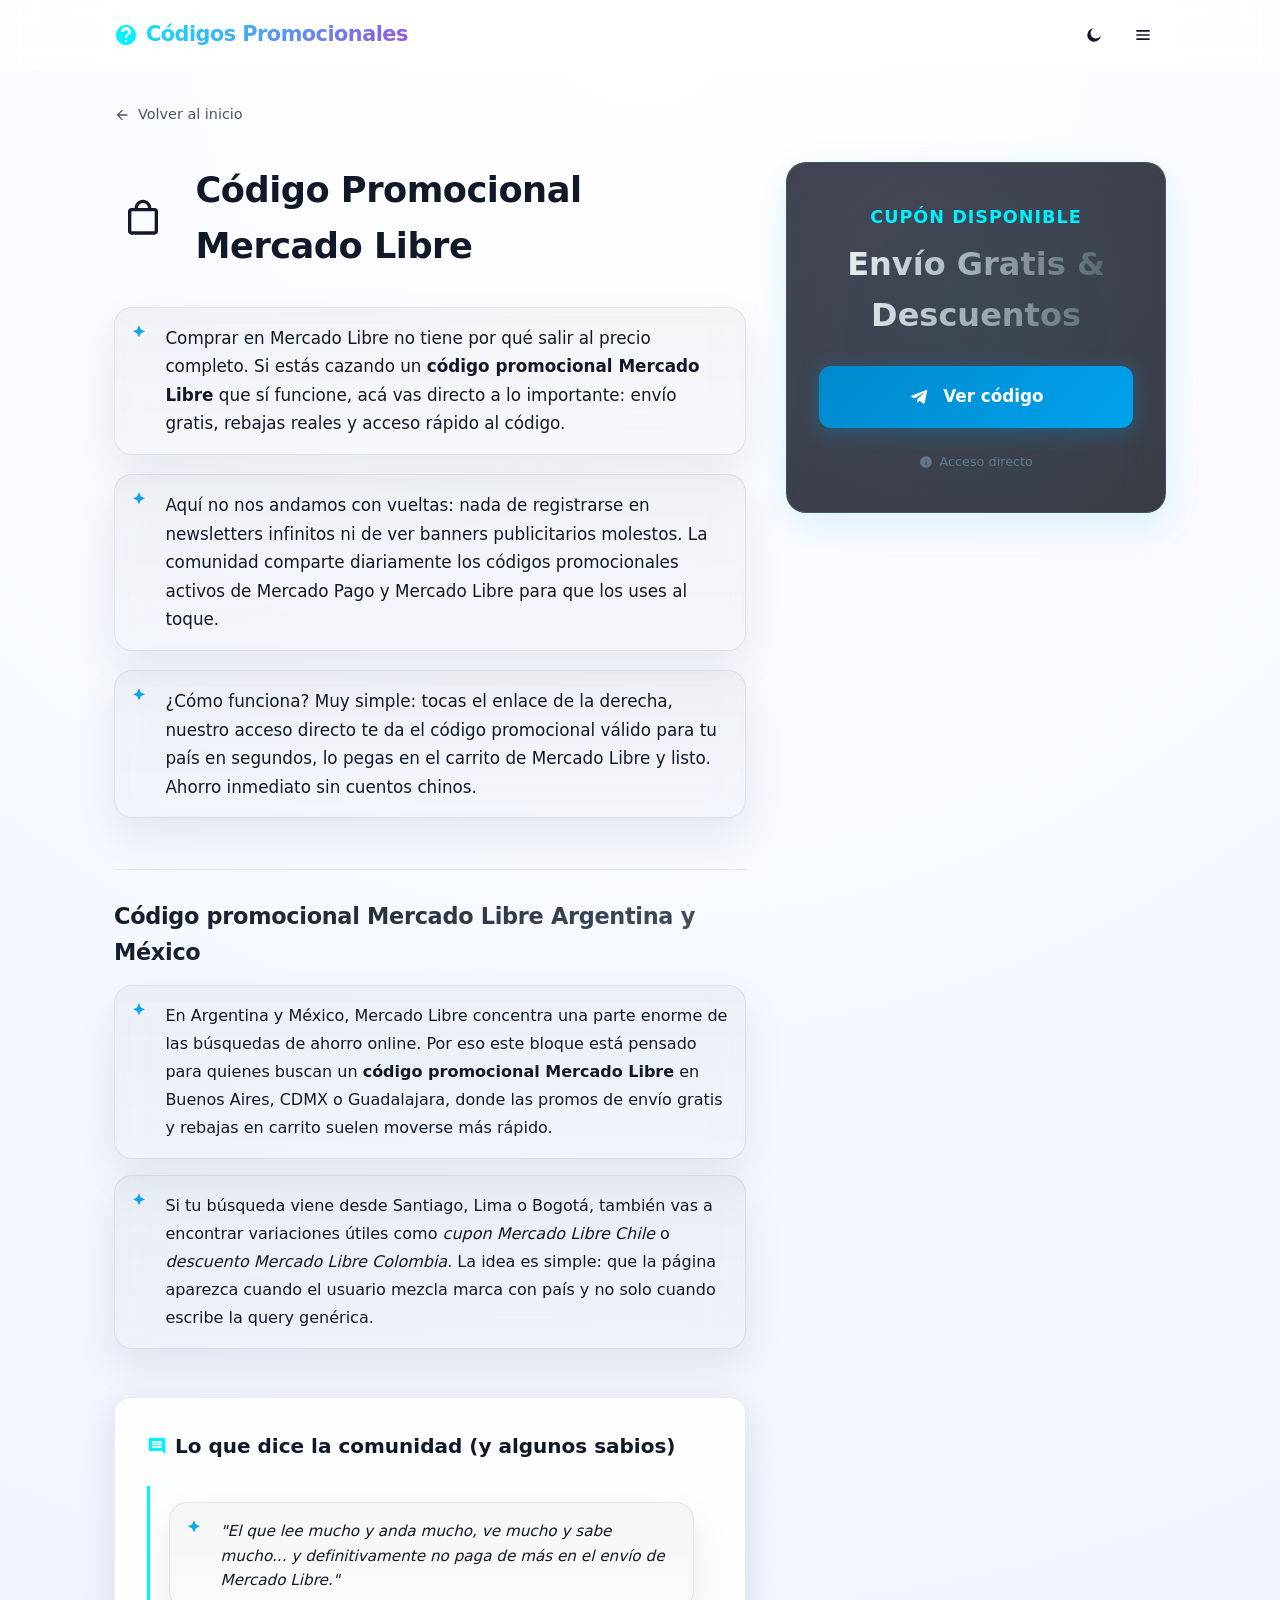
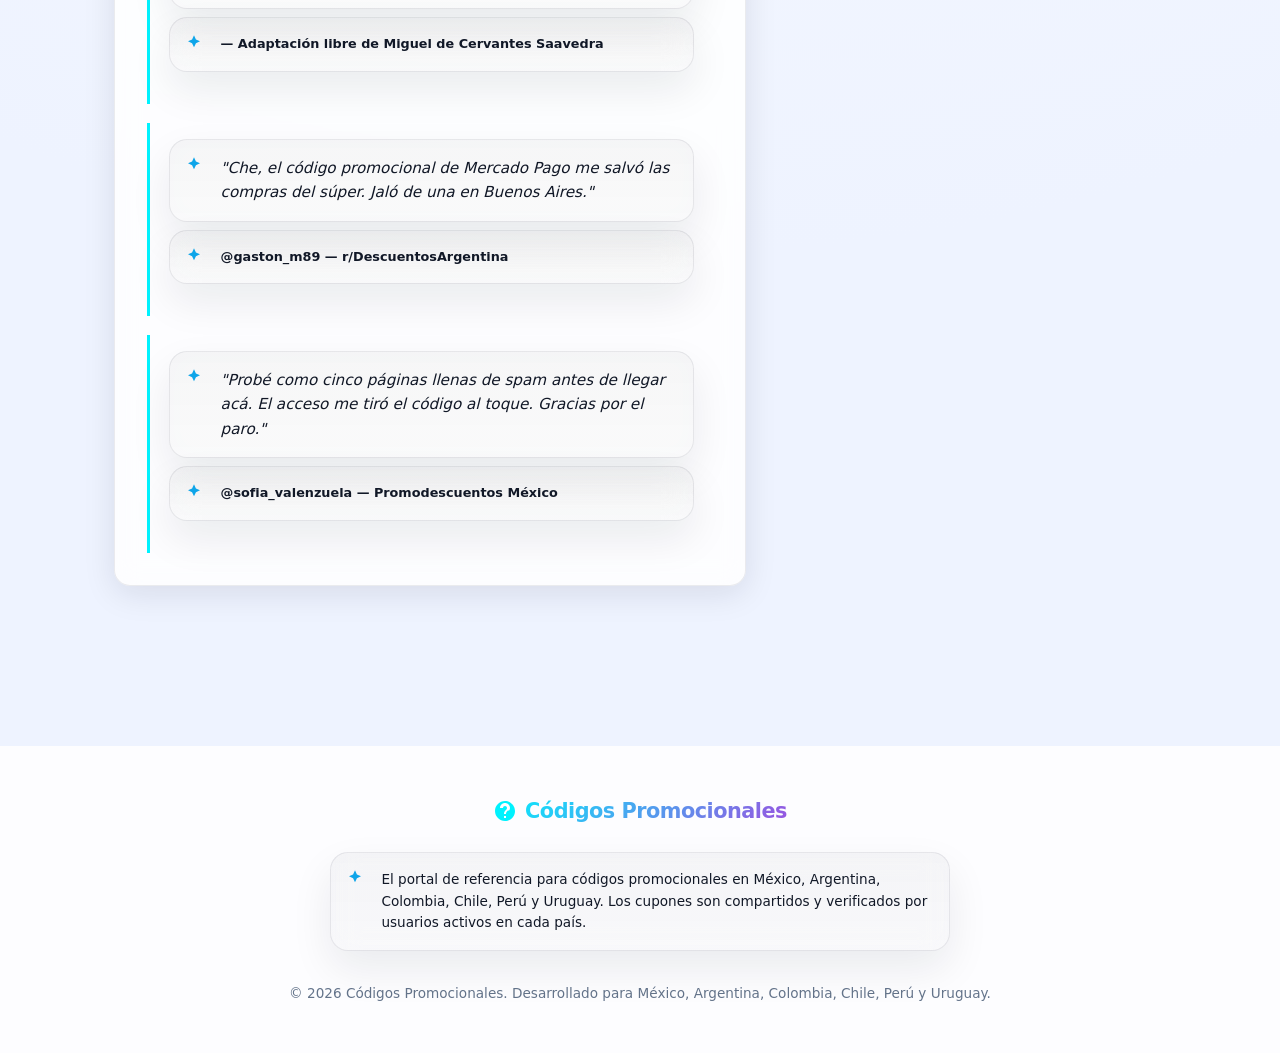
<file: mercadolibre.html>
<!DOCTYPE html>
<html lang="es-AR">
<head> <meta charset="UTF-8"> <meta name="viewport" content="width=device-width, initial-scale=1.0"> <meta name="description" content="Consigue envíos gratis y descuentos reales con el código promocional Mercado Libre. Cupones activos para compras en Argentina, México, Colombia, Chile, Perú y Uruguay."> <meta name="keywords" content="codigo promocional mercado libre, cupon mercado libre argentina, cupon mercado libre mexico, envio gratis mercado libre chile, descuentos mercado libre mexico argentina colombia chile peru uruguay"> <meta name="robots" content="index, follow"> <title>Código Promocional Mercado Libre | Envío Gratis y Cupones México, Argentina, Colombia, Chile, Perú y Uruguay</title> <link rel="canonical" href="https://promocional.store/mercadolibre"> <meta property="og:locale" content="es_AR"> <link rel="alternate" hreflang="es-419" href="https://promocional.store/"> <link rel="alternate" hreflang="es-AR" href="https://promocional.store/mercadolibre"> <link rel="alternate" hreflang="es-CO" href="https://promocional.store/rappi"> <link rel="alternate" hreflang="es-CL" href="https://promocional.store/pedidosya"> <link rel="alternate" hreflang="es-419" href="https://promocional.store/uber"> <link rel="alternate" hreflang="es-CO" href="https://promocional.store/didi"> <link rel="alternate" hreflang="es-PE" href="https://promocional.store/cabify"> <link rel="alternate" hreflang="es-419" href="https://promocional.store/shein"> <link rel="alternate" hreflang="es-419" href="https://promocional.store/aliexpress"> <link rel="alternate" hreflang="es-AR" href="https://promocional.store/airbnb"> <link rel="alternate" hreflang="es-419" href="https://promocional.store/spotify"> <link rel="alternate" hreflang="x-default" href="https://promocional.store/"> <meta property="og:site_name" content="promocional.store"> <meta property="og:type" content="article"> <meta property="og:title" content="Código Promocional Mercado Libre | Envío Gratis y Cupones México, Argentina, Colombia, Chile, Perú y Uruguay"> <meta property="og:description" content="Consigue envíos gratis y descuentos reales con el código promocional Mercado Libre. Cupones activos para compras en Argentina, México, Colombia, Chile, Perú y Uruguay."> <meta property="og:url" content="https://promocional.store/mercadolibre"> <meta property="og:image" content="https://promocional.store/og-cover.png"> <meta name="twitter:card" content="summary_large_image"> <meta name="twitter:title" content="Código Promocional Mercado Libre | Envío Gratis y Cupones México, Argentina, Colombia, Chile, Perú y Uruguay"> <meta name="twitter:description" content="Consigue envíos gratis y descuentos reales con el código promocional Mercado Libre. Cupones activos para compras en Argentina, México, Colombia, Chile, Perú y Uruguay."> <meta name="twitter:image" content="https://promocional.store/og-cover.png"> <link rel="stylesheet" href="styles.css">
</head>
<body> <!-- Header --> <header> <div class="container nav-container"><a href="/" class="logo" id="nav-logo" aria-label="Códigos Promocionales Inicio"> <svg class="logo-icon" viewBox="0 0 24 24"> <path d="M12 2C6.48 2 2 6.48 2 12s4.48 10 10 10 10-4.48 10-10S17.52 2 12 2zm1 17h-2v-2h2v2zm2.07-7.75l-.9.92C13.45 12.9 13 13.5 13 15h-2v-.5c0-1.1.45-2.1 1.17-2.83l1.24-1.26c.37-.36.59-.86.59-1.41 0-1.1-.9-2-2-2s-2 .9-2 2H7c0-2.76 2.24-5 5-5s5 2.24 5 5c0 1.04-.42 1.99-1.07 2.75z"/> </svg> <span>Códigos Promocionales</span> </a>  <div class="nav-shell">
        <button class="theme-toggle" type="button" aria-label="Cambiar tema" aria-pressed="false" data-theme-toggle>
          <svg viewBox="0 0 24 24" aria-hidden="true"><path d="M12 3a9 9 0 1 0 9 9 7 7 0 1 1-9-9z"/></svg> </button>
        <button class="menu-toggle" type="button" aria-label="Abrir menú" aria-expanded="false" aria-controls="site-nav" data-menu-toggle> <svg viewBox="0 0 24 24" aria-hidden="true"><path d="M4 6h16v2H4V6zm0 5h16v2H4v-2zm0 5h16v2H4v-2z"/></svg> </button> <nav class="site-nav" id="site-nav" data-site-nav aria-label="Promociones"><a href="/mercadolibre" title="Código promocional Mercado Libre en Argentina, México, Colombia, Chile, Perú y Uruguay">Mercado Libre</a><a href="/rappi" title="Código promocional Rappi para primer pedido y envío gratis">Rappi</a><a href="/pedidosya" title="Código promocional PedidosYa para primer pedido y delivery">PedidosYa</a><a href="/uber" title="Código promocional Uber para viaje gratis y Uber Eats">Uber</a><a href="/didi" title="Código promocional DiDi para viajes y comida">DiDi</a><a href="/cabify" title="Código promocional Cabify para descuento en viajes">Cabify</a><a href="/shein" title="Código promocional Shein con envío gratis y descuento">Shein</a><a href="/aliexpress" title="Código promocional AliExpress para primera compra">AliExpress</a><a href="/airbnb" title="Código promocional Airbnb para primera reserva">Airbnb</a><a href="/spotify" title="Código promocional Spotify Premium y meses gratis">Spotify</a> </nav> </div> </div> </header> <main class="container"><a href="/" class="back-link" id="back-to-home"> <svg viewBox="0 0 24 24"><path d="M20 11H7.83l5.59-5.59L12 4l-8 8 8 8 1.41-1.41L7.83 13H20v-2z"/></svg> Volver al inicio </a> <div class="detail-layout"> <!-- Main Content --> <section class="detail-content"> <div class="detail-header" id="brand-header-section"> <div class="brand-logo-container"> <svg class="brand-icon icon-mercadolibre" viewBox="0 0 24 24"> <path d="M19 6h-2c0-2.76-2.24-5-5-5S7 3.24 7 6H5c-1.1 0-2 .9-2 2v12c0 1.1.9 2 2 2h14c1.1 0 2-.9 2-2V8c0-1.1-.9-2-2-2zm-7-3c1.66 0 3 1.34 3 3H9c0-1.66 1.34-3 3-3zm7 17H5V8h14v12z"/> </svg> </div> <h1>Código Promocional Mercado Libre</h1> </div> <div class="detail-description" id="detail-description-text"> <p> Comprar en Mercado Libre no tiene por qué salir al precio completo. Si estás cazando un <strong>código promocional Mercado Libre</strong> que sí funcione, acá vas directo a lo importante: envío gratis, rebajas reales y acceso rápido al código. </p> <p> Aquí no nos andamos con vueltas: nada de registrarse en newsletters infinitos ni de ver banners publicitarios molestos. La comunidad comparte diariamente los códigos promocionales activos de Mercado Pago y Mercado Libre para que los uses al toque. </p> <p> ¿Cómo funciona? Muy simple: tocas el enlace de la derecha, nuestro acceso directo te da el código promocional válido para tu país en segundos, lo pegas en el carrito de Mercado Libre y listo. Ahorro inmediato sin cuentos chinos. </p> </div> <div class="seo-section"> <h2>Código promocional Mercado Libre Argentina y México</h2> <p>En Argentina y México, Mercado Libre concentra una parte enorme de las búsquedas de ahorro online. Por eso este bloque está pensado para quienes buscan un <strong>código promocional Mercado Libre</strong> en Buenos Aires, CDMX o Guadalajara, donde las promos de envío gratis y rebajas en carrito suelen moverse más rápido.</p> <p>Si tu búsqueda viene desde Santiago, Lima o Bogotá, también vas a encontrar variaciones útiles como <em>cupon Mercado Libre Chile</em> o <em>descuento Mercado Libre Colombia</em>. La idea es simple: que la página aparezca cuando el usuario mezcla marca con país y no solo cuando escribe la query genérica.</p> </div> <!-- Quotes Section --> <div class="quotes-section" id="quotes-block"> <h3> <svg viewBox="0 0 24 24"><path d="M21.99 4c0-1.1-.89-2-1.99-2H4c-1.1 0-2 .9-2 2v12c0 1.1.9 2 2 2h14l4 4-.01-18zM18 14H6v-2h12v2zm0-3H6V9h12v2zm0-3H6V6h12v2z"/></svg> Lo que dice la comunidad (y algunos sabios) </h3> <div class="quote-card"> <p class="quote-text">"El que lee mucho y anda mucho, ve mucho y sabe mucho... y definitivamente no paga de más en el envío de Mercado Libre."</p> <p class="quote-author">— Adaptación libre de Miguel de Cervantes Saavedra</p> </div> <div class="quote-card"> <p class="quote-text">"Che, el código promocional de Mercado Pago me salvó las compras del súper. Jaló de una en Buenos Aires."</p> <p class="quote-author">@gaston_m89 — r/DescuentosArgentina</p> </div> <div class="quote-card"> <p class="quote-text">"Probé como cinco páginas llenas de spam antes de llegar acá. El acceso me tiró el código al toque. Gracias por el paro."</p> <p class="quote-author">@sofia_valenzuela — Promodescuentos México</p> </div> </div> </section> <!-- Sidebar with Coupon action --><aside class="sidebar"> <div class="coupon-box" id="coupon-action-box"> <div class="coupon-title">Cupón Disponible</div> <div class="coupon-value">Envío Gratis & Descuentos</div><a href="https://t.me/CodigoPromocionalBot?start=mercadolibre" target="_blank" rel="noopener" class="btn-telegram" id="btn-get-coupon"> <svg viewBox="0 0 24 24"> <path d="M9.78 18.65l.28-4.24 7.68-6.94c.33-.3-.07-.46-.51-.17L7.69 13.25l-4.11-1.28c-.89-.28-.91-.89.19-1.33L19.78 4.3c.74-.27 1.38.17 1.14 1.17l-2.72 12.82c-.2 1-.8 1.25-1.63.78l-4.15-3.06-2 1.93c-.22.22-.4.4-.82.4z"/> </svg> Ver código </a> <div class="coupon-info"> <svg viewBox="0 0 24 24"><path d="M12 2C6.48 2 2 6.48 2 12s4.48 10 10 10 10-4.48 10-10S17.52 2 12 2zm1 15h-2v-6h2v6zm0-8h-2V7h2v2z"/></svg> Acceso directo </div> </div> </aside> </div> </main> <!-- Footer --> <footer> <div class="container footer-content"> <div class="logo footer-logo"> <svg class="logo-icon" viewBox="0 0 24 24"> <path d="M12 2C6.48 2 2 6.48 2 12s4.48 10 10 10 10-4.48 10-10S17.52 2 12 2zm1 17h-2v-2h2v2zm2.07-7.75l-.9.92C13.45 12.9 13 13.5 13 15h-2v-.5c0-1.1.45-2.1 1.17-2.83l1.24-1.26c.37-.36.59-.86.59-1.41 0-1.1-.9-2-2-2s-2 .9-2 2H7c0-2.76 2.24-5 5-5s5 2.24 5 5c0 1.04-.42 1.99-1.07 2.75z"/> </svg> <span>Códigos Promocionales</span> </div> <p class="footer-text"> El portal de referencia para códigos promocionales en México, Argentina, Colombia, Chile, Perú y Uruguay. Los cupones son compartidos y verificados por usuarios activos en cada país. </p> <div class="footer-copyright"> &copy; 2026 Códigos Promocionales. Desarrollado para México, Argentina, Colombia, Chile, Perú y Uruguay. </div> </div> </footer> <script src="site.js" defer></script>
</body>
</html>
</file>
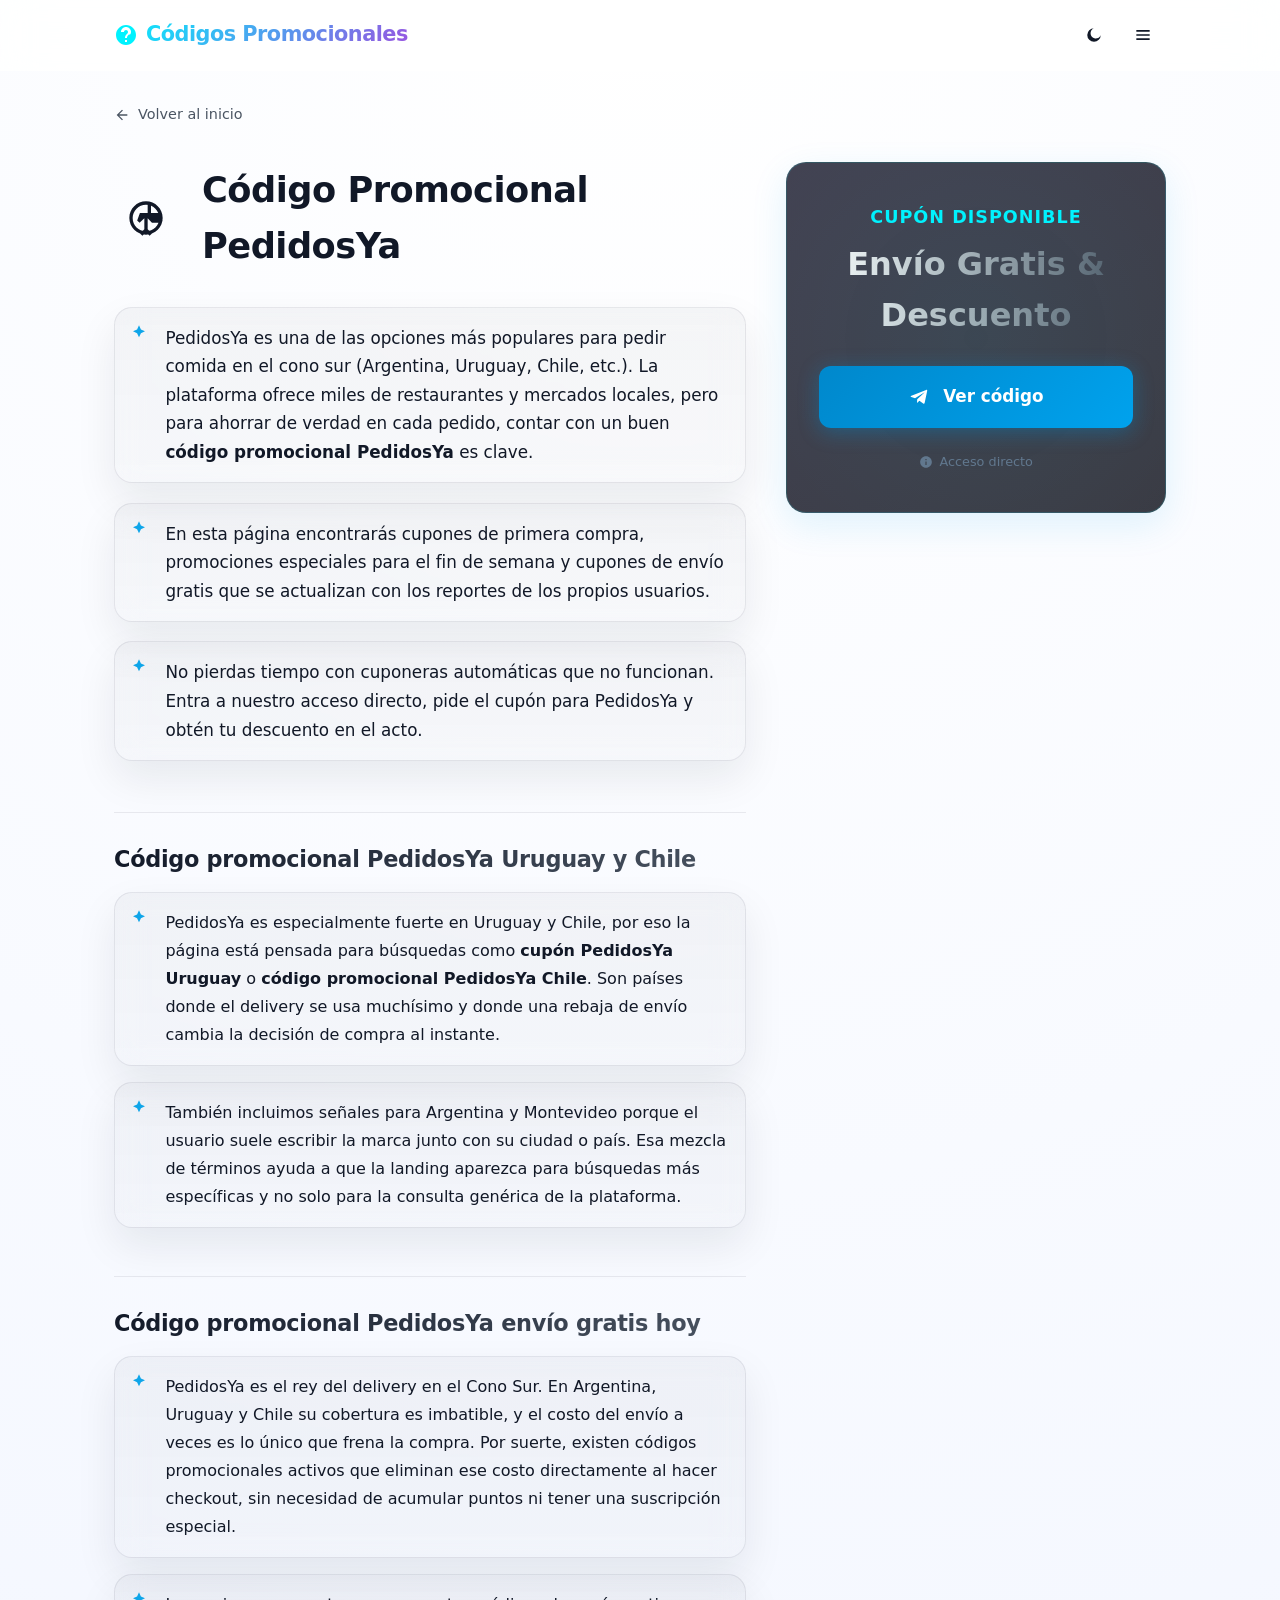
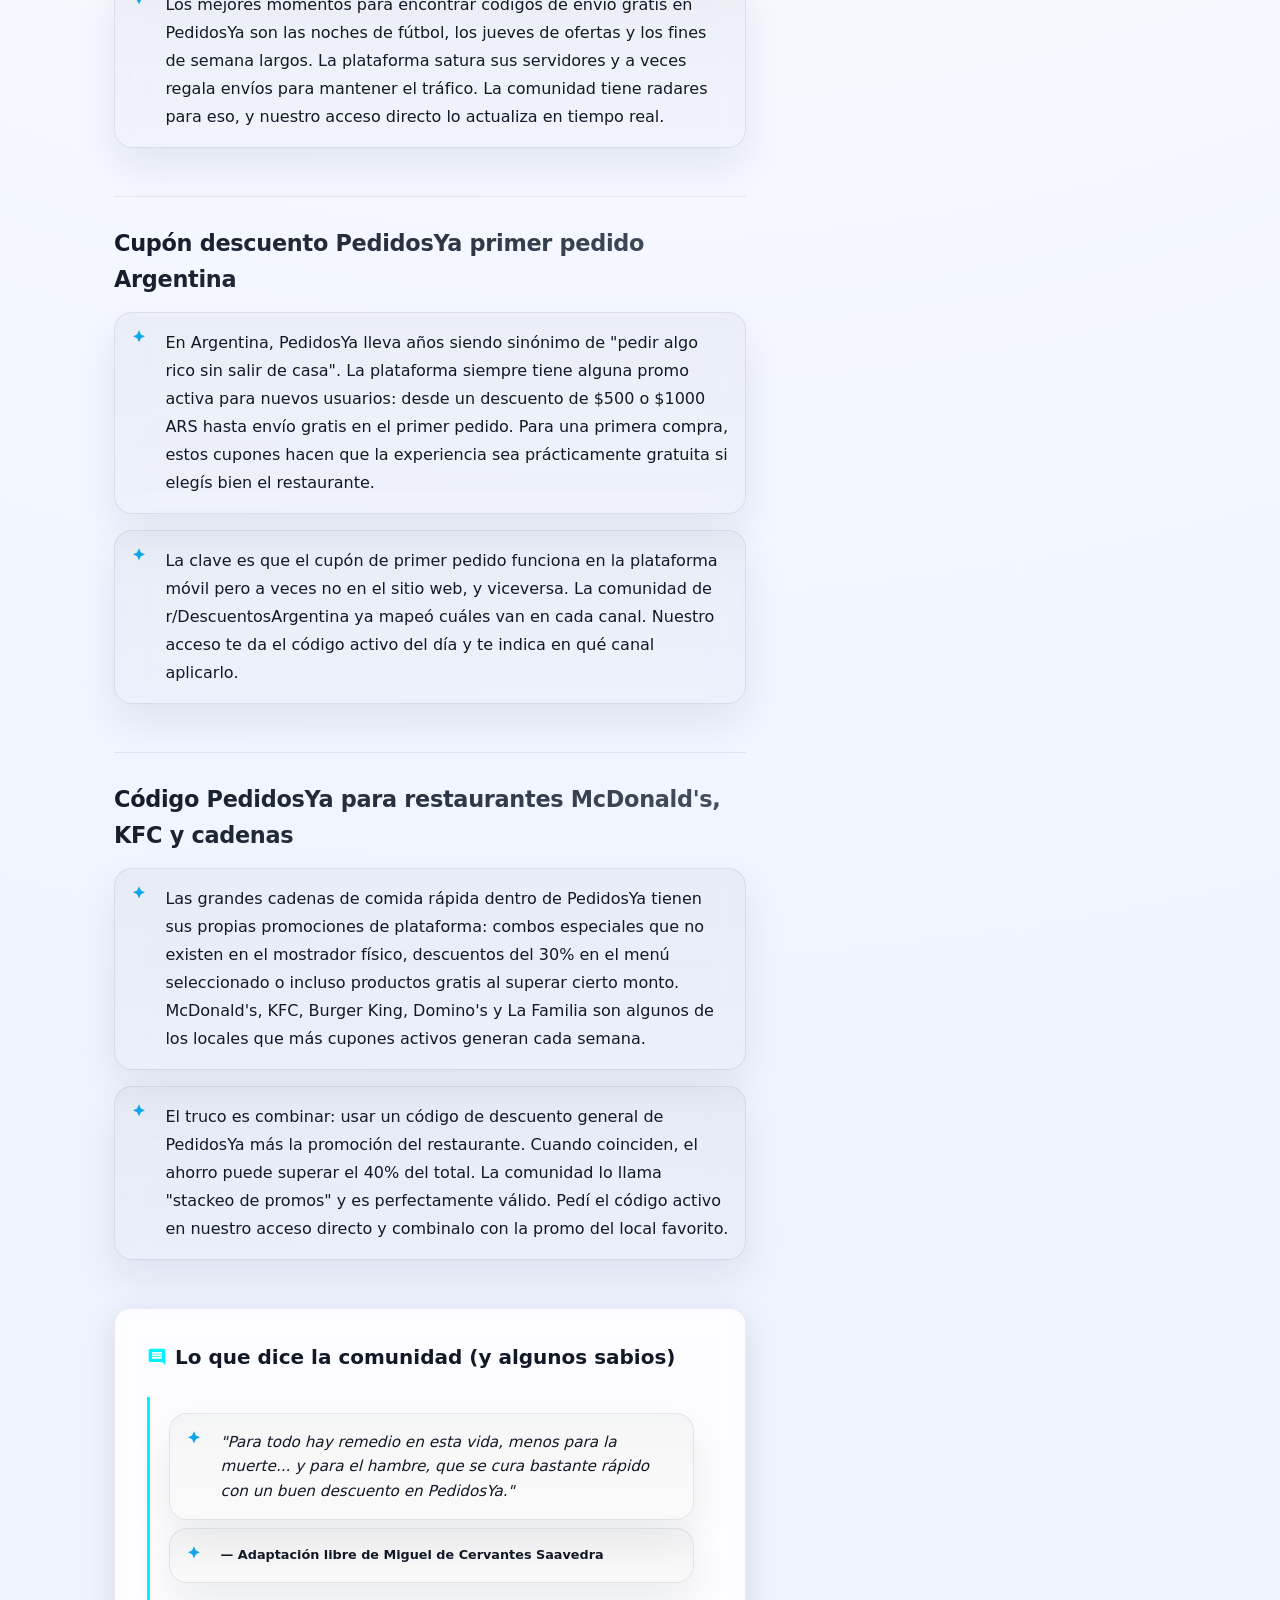
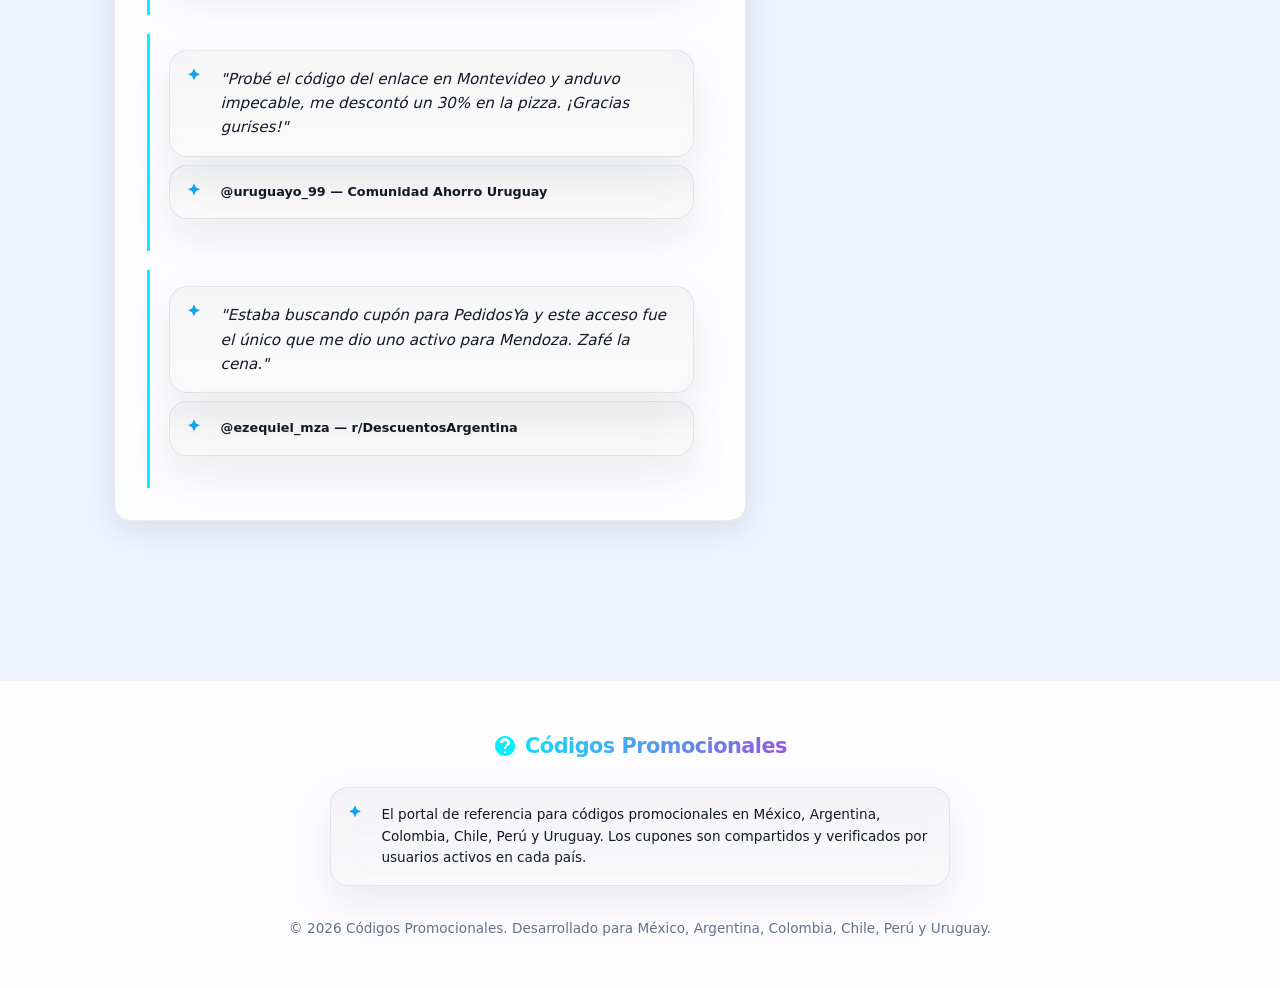
<file: pedidosya.html>
<!DOCTYPE html>
<html lang="es-CL">
<head> <meta charset="UTF-8"> <meta name="viewport" content="width=device-width, initial-scale=1.0"> <meta name="description" content="Los mejores códigos promocionales de PedidosYa para primer pedido, comida con rebaja y delivery gratis en tu ciudad. Cupones activos en México, Argentina, Colombia, Chile, Perú y Uruguay."> <meta name="keywords" content="codigo promocional pedidosya, cupon pedidosya uruguay, cupon pedidosya chile, delivery gratis pedidosya argentina, descuentos pedidosya mexico argentina colombia chile peru uruguay"> <meta name="robots" content="index, follow"> <title>Código Promocional PedidosYa | Primer Pedido y Delivery Gratis</title> <link rel="canonical" href="https://promocional.store/pedidosya"> <meta property="og:locale" content="es_CL"> <link rel="alternate" hreflang="es-419" href="https://promocional.store/"> <link rel="alternate" hreflang="es-AR" href="https://promocional.store/mercadolibre"> <link rel="alternate" hreflang="es-CO" href="https://promocional.store/rappi"> <link rel="alternate" hreflang="es-CL" href="https://promocional.store/pedidosya"> <link rel="alternate" hreflang="es-419" href="https://promocional.store/uber"> <link rel="alternate" hreflang="es-CO" href="https://promocional.store/didi"> <link rel="alternate" hreflang="es-PE" href="https://promocional.store/cabify"> <link rel="alternate" hreflang="es-419" href="https://promocional.store/shein"> <link rel="alternate" hreflang="es-419" href="https://promocional.store/aliexpress"> <link rel="alternate" hreflang="es-AR" href="https://promocional.store/airbnb"> <link rel="alternate" hreflang="es-419" href="https://promocional.store/spotify"> <link rel="alternate" hreflang="x-default" href="https://promocional.store/"> <meta property="og:site_name" content="promocional.store"> <meta property="og:type" content="article"> <meta property="og:title" content="Código Promocional PedidosYa | Primer Pedido y Delivery Gratis"> <meta property="og:description" content="Los mejores códigos promocionales de PedidosYa para primer pedido, comida con rebaja y delivery gratis en tu ciudad. Cupones activos en México, Argentina, Colombia, Chile, Perú y Uruguay."> <meta property="og:url" content="https://promocional.store/pedidosya"> <meta property="og:image" content="https://promocional.store/og-cover.png"> <meta name="twitter:card" content="summary_large_image"> <meta name="twitter:title" content="Código Promocional PedidosYa | Primer Pedido y Delivery Gratis"> <meta name="twitter:description" content="Los mejores códigos promocionales de PedidosYa para primer pedido, comida con rebaja y delivery gratis en tu ciudad. Cupones activos en México, Argentina, Colombia, Chile, Perú y Uruguay."> <meta name="twitter:image" content="https://promocional.store/og-cover.png"> <link rel="stylesheet" href="styles.css">
</head>
<body> <!-- Header --> <header> <div class="container nav-container"><a href="/" class="logo" id="nav-logo" aria-label="Códigos Promocionales Inicio"> <svg class="logo-icon" viewBox="0 0 24 24"> <path d="M12 2C6.48 2 2 6.48 2 12s4.48 10 10 10 10-4.48 10-10S17.52 2 12 2zm1 17h-2v-2h2v2zm2.07-7.75l-.9.92C13.45 12.9 13 13.5 13 15h-2v-.5c0-1.1.45-2.1 1.17-2.83l1.24-1.26c.37-.36.59-.86.59-1.41 0-1.1-.9-2-2-2s-2 .9-2 2H7c0-2.76 2.24-5 5-5s5 2.24 5 5c0 1.04-.42 1.99-1.07 2.75z"/> </svg> <span>Códigos Promocionales</span> </a>  <div class="nav-shell">
        <button class="theme-toggle" type="button" aria-label="Cambiar tema" aria-pressed="false" data-theme-toggle>
          <svg viewBox="0 0 24 24" aria-hidden="true"><path d="M12 3a9 9 0 1 0 9 9 7 7 0 1 1-9-9z"/></svg> </button>
        <button class="menu-toggle" type="button" aria-label="Abrir menú" aria-expanded="false" aria-controls="site-nav" data-menu-toggle> <svg viewBox="0 0 24 24" aria-hidden="true"><path d="M4 6h16v2H4V6zm0 5h16v2H4v-2zm0 5h16v2H4v-2z"/></svg> </button> <nav class="site-nav" id="site-nav" data-site-nav aria-label="Promociones"><a href="/mercadolibre" title="Código promocional Mercado Libre en Argentina, México, Colombia, Chile, Perú y Uruguay">Mercado Libre</a><a href="/rappi" title="Código promocional Rappi para primer pedido y envío gratis">Rappi</a><a href="/pedidosya" title="Código promocional PedidosYa para primer pedido y delivery">PedidosYa</a><a href="/uber" title="Código promocional Uber para viaje gratis y Uber Eats">Uber</a><a href="/didi" title="Código promocional DiDi para viajes y comida">DiDi</a><a href="/cabify" title="Código promocional Cabify para descuento en viajes">Cabify</a><a href="/shein" title="Código promocional Shein con envío gratis y descuento">Shein</a><a href="/aliexpress" title="Código promocional AliExpress para primera compra">AliExpress</a><a href="/airbnb" title="Código promocional Airbnb para primera reserva">Airbnb</a><a href="/spotify" title="Código promocional Spotify Premium y meses gratis">Spotify</a> </nav> </div> </div> </header> <main class="container"><a href="/" class="back-link" id="back-to-home"> <svg viewBox="0 0 24 24"><path d="M20 11H7.83l5.59-5.59L12 4l-8 8 8 8 1.41-1.41L7.83 13H20v-2z"/></svg> Volver al inicio </a> <div class="detail-layout"> <!-- Main Content --> <section class="detail-content"> <div class="detail-header" id="brand-header-section"> <div class="brand-logo-container"> <svg class="brand-icon icon-pedidosya" viewBox="0 0 24 24"> <path d="M20.57 14.86L22 13.43 20.35 9H15V4h-2v5H8.35L6.7 13.43l1.43 1.43L11 12.14v6.57l-2.57 2.57 1.43 1.43L12 20.57l2.14 2.14 1.43-1.43L13 18.71v-6.57l2.57 2.72zM12 2C6.48 2 2 6.48 2 12s4.48 10 10 10 10-4.48 10-10S17.52 2 12 2zm0 18c-4.41 0-8-3.59-8-8s3.59-8 8-8 8 3.59 8 8-3.59 8-8 8z"/> </svg> </div> <h1>Código Promocional PedidosYa</h1> </div> <div class="detail-description" id="detail-description-text"> <p> PedidosYa es una de las opciones más populares para pedir comida en el cono sur (Argentina, Uruguay, Chile, etc.). La plataforma ofrece miles de restaurantes y mercados locales, pero para ahorrar de verdad en cada pedido, contar con un buen <strong>código promocional PedidosYa</strong> es clave. </p> <p> En esta página encontrarás cupones de primera compra, promociones especiales para el fin de semana y cupones de envío gratis que se actualizan con los reportes de los propios usuarios. </p> <p> No pierdas tiempo con cuponeras automáticas que no funcionan. Entra a nuestro acceso directo, pide el cupón para PedidosYa y obtén tu descuento en el acto. </p> </div> <div class="seo-section"> <h2>Código promocional PedidosYa Uruguay y Chile</h2> <p>PedidosYa es especialmente fuerte en Uruguay y Chile, por eso la página está pensada para búsquedas como <strong>cupón PedidosYa Uruguay</strong> o <strong>código promocional PedidosYa Chile</strong>. Son países donde el delivery se usa muchísimo y donde una rebaja de envío cambia la decisión de compra al instante.</p> <p>También incluimos señales para Argentina y Montevideo porque el usuario suele escribir la marca junto con su ciudad o país. Esa mezcla de términos ayuda a que la landing aparezca para búsquedas más específicas y no solo para la consulta genérica de la plataforma.</p> </div> <!-- SEO Sections --> <div class="seo-section"> <h2>Código promocional PedidosYa envío gratis hoy</h2> <p>PedidosYa es el rey del delivery en el Cono Sur. En Argentina, Uruguay y Chile su cobertura es imbatible, y el costo del envío a veces es lo único que frena la compra. Por suerte, existen códigos promocionales activos que eliminan ese costo directamente al hacer checkout, sin necesidad de acumular puntos ni tener una suscripción especial.</p> <p>Los mejores momentos para encontrar códigos de envío gratis en PedidosYa son las noches de fútbol, los jueves de ofertas y los fines de semana largos. La plataforma satura sus servidores y a veces regala envíos para mantener el tráfico. La comunidad tiene radares para eso, y nuestro acceso directo lo actualiza en tiempo real.</p> </div> <div class="seo-section"> <h2>Cupón descuento PedidosYa primer pedido Argentina</h2> <p>En Argentina, PedidosYa lleva años siendo sinónimo de "pedir algo rico sin salir de casa". La plataforma siempre tiene alguna promo activa para nuevos usuarios: desde un descuento de $500 o $1000 ARS hasta envío gratis en el primer pedido. Para una primera compra, estos cupones hacen que la experiencia sea prácticamente gratuita si elegís bien el restaurante.</p> <p>La clave es que el cupón de primer pedido funciona en la plataforma móvil pero a veces no en el sitio web, y viceversa. La comunidad de r/DescuentosArgentina ya mapeó cuáles van en cada canal. Nuestro acceso te da el código activo del día y te indica en qué canal aplicarlo.</p> </div> <div class="seo-section"> <h2>Código PedidosYa para restaurantes McDonald's, KFC y cadenas</h2> <p>Las grandes cadenas de comida rápida dentro de PedidosYa tienen sus propias promociones de plataforma: combos especiales que no existen en el mostrador físico, descuentos del 30% en el menú seleccionado o incluso productos gratis al superar cierto monto. McDonald's, KFC, Burger King, Domino's y La Familia son algunos de los locales que más cupones activos generan cada semana.</p> <p>El truco es combinar: usar un código de descuento general de PedidosYa más la promoción del restaurante. Cuando coinciden, el ahorro puede superar el 40% del total. La comunidad lo llama "stackeo de promos" y es perfectamente válido. Pedí el código activo en nuestro acceso directo y combinalo con la promo del local favorito.</p> </div> <!-- Quotes Section --> <div class="quotes-section" id="quotes-block"> <h3> <svg viewBox="0 0 24 24"><path d="M21.99 4c0-1.1-.89-2-1.99-2H4c-1.1 0-2 .9-2 2v12c0 1.1.9 2 2 2h14l4 4-.01-18zM18 14H6v-2h12v2zm0-3H6V9h12v2zm0-3H6V6h12v2z"/></svg> Lo que dice la comunidad (y algunos sabios) </h3> <div class="quote-card"> <p class="quote-text">"Para todo hay remedio en esta vida, menos para la muerte... y para el hambre, que se cura bastante rápido con un buen descuento en PedidosYa."</p> <p class="quote-author">— Adaptación libre de Miguel de Cervantes Saavedra</p> </div> <div class="quote-card"> <p class="quote-text">"Probé el código del enlace en Montevideo y anduvo impecable, me descontó un 30% en la pizza. ¡Gracias gurises!"</p> <p class="quote-author">@uruguayo_99 — Comunidad Ahorro Uruguay</p> </div> <div class="quote-card"> <p class="quote-text">"Estaba buscando cupón para PedidosYa y este acceso fue el único que me dio uno activo para Mendoza. Zafé la cena."</p> <p class="quote-author">@ezequiel_mza — r/DescuentosArgentina</p> </div> </div> </section> <!-- Sidebar with Coupon action --><aside class="sidebar"> <div class="coupon-box" id="coupon-action-box"> <div class="coupon-title">Cupón Disponible</div> <div class="coupon-value">Envío Gratis & Descuento</div><a href="https://t.me/CodigoPromocionalBot?start=pedidosya" target="_blank" rel="noopener" class="btn-telegram" id="btn-get-coupon"> <svg viewBox="0 0 24 24"> <path d="M9.78 18.65l.28-4.24 7.68-6.94c.33-.3-.07-.46-.51-.17L7.69 13.25l-4.11-1.28c-.89-.28-.91-.89.19-1.33L19.78 4.3c.74-.27 1.38.17 1.14 1.17l-2.72 12.82c-.2 1-.8 1.25-1.63.78l-4.15-3.06-2 1.93c-.22.22-.4.4-.82.4z"/> </svg> Ver código </a> <div class="coupon-info"> <svg viewBox="0 0 24 24"><path d="M12 2C6.48 2 2 6.48 2 12s4.48 10 10 10 10-4.48 10-10S17.52 2 12 2zm1 15h-2v-6h2v6zm0-8h-2V7h2v2z"/></svg> Acceso directo </div> </div> </aside> </div> </main> <!-- Footer --> <footer> <div class="container footer-content"> <div class="logo footer-logo"> <svg class="logo-icon" viewBox="0 0 24 24"> <path d="M12 2C6.48 2 2 6.48 2 12s4.48 10 10 10 10-4.48 10-10S17.52 2 12 2zm1 17h-2v-2h2v2zm2.07-7.75l-.9.92C13.45 12.9 13 13.5 13 15h-2v-.5c0-1.1.45-2.1 1.17-2.83l1.24-1.26c.37-.36.59-.86.59-1.41 0-1.1-.9-2-2-2s-2 .9-2 2H7c0-2.76 2.24-5 5-5s5 2.24 5 5c0 1.04-.42 1.99-1.07 2.75z"/> </svg> <span>Códigos Promocionales</span> </div> <p class="footer-text"> El portal de referencia para códigos promocionales en México, Argentina, Colombia, Chile, Perú y Uruguay. Los cupones son compartidos y verificados por usuarios activos en cada país. </p> <div class="footer-copyright"> &copy; 2026 Códigos Promocionales. Desarrollado para México, Argentina, Colombia, Chile, Perú y Uruguay. </div> </div> </footer> <script src="site.js" defer></script>
</body>
</html>
</file>
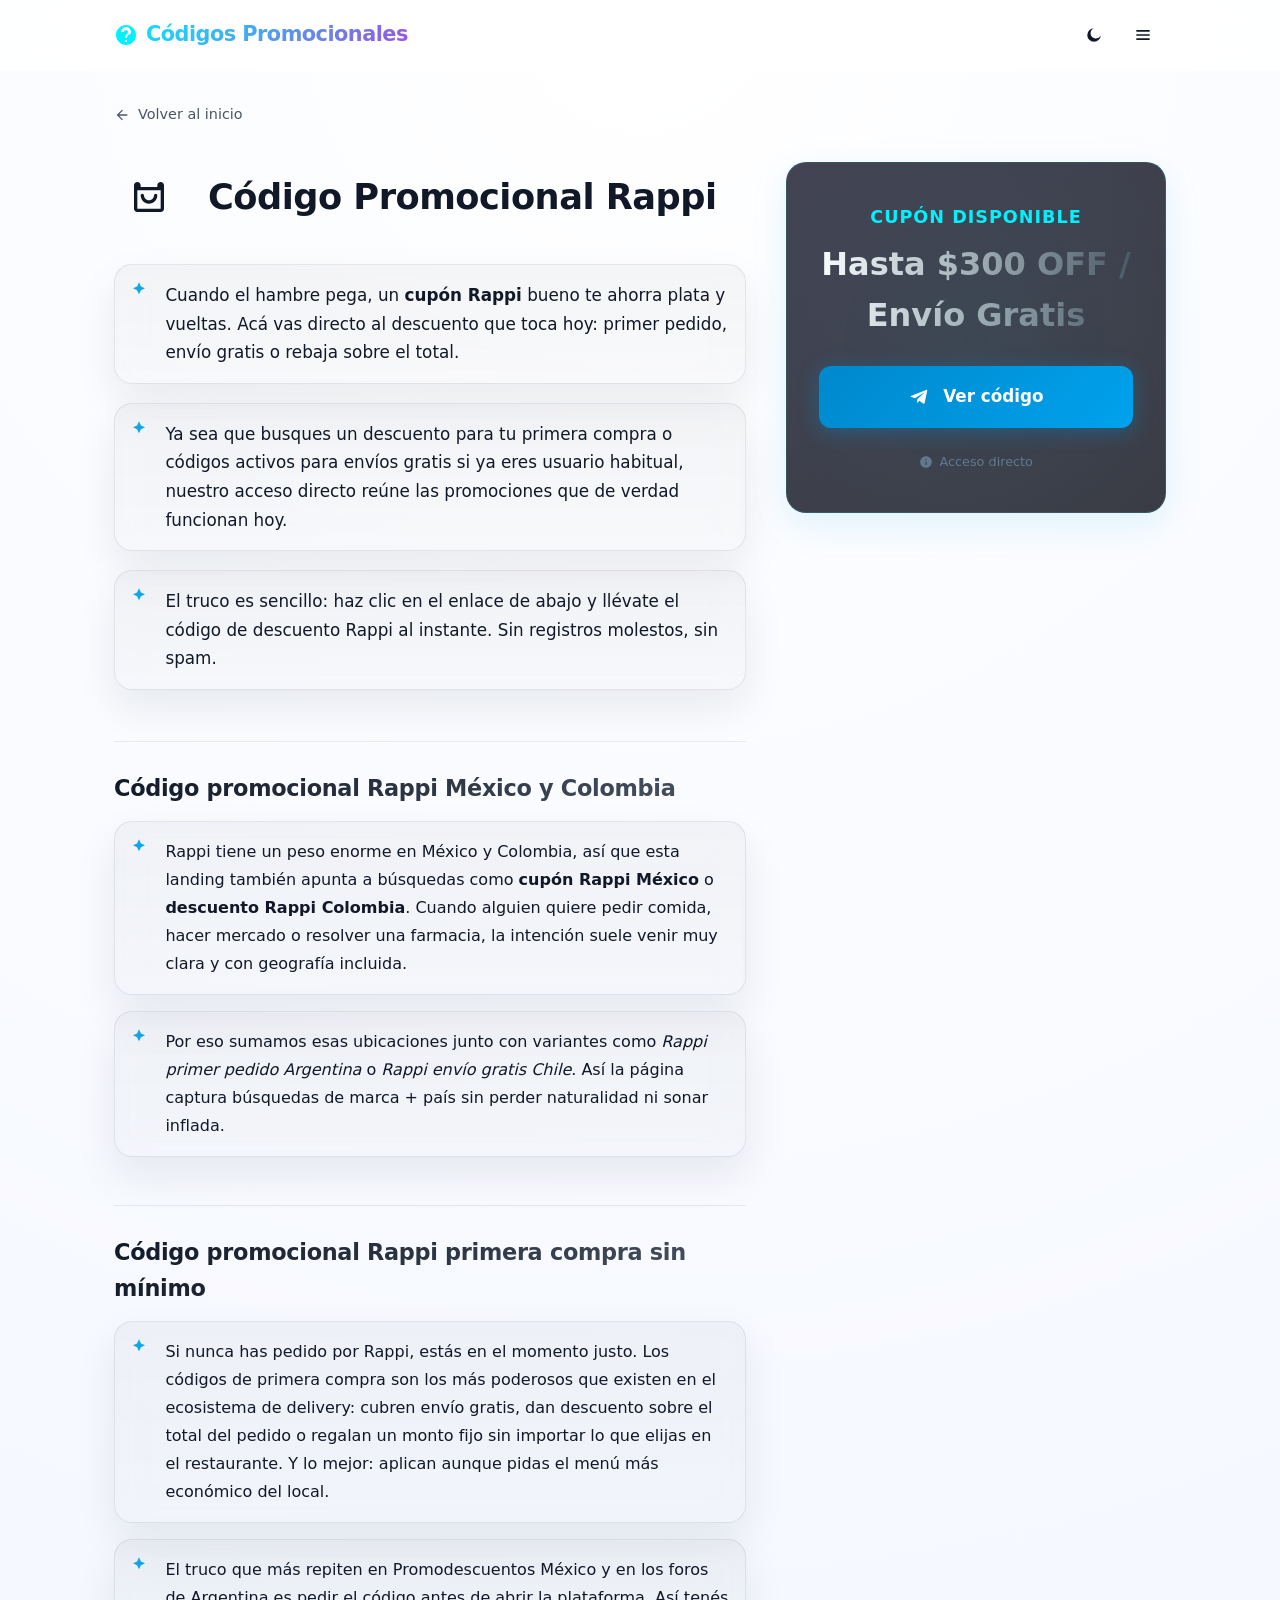
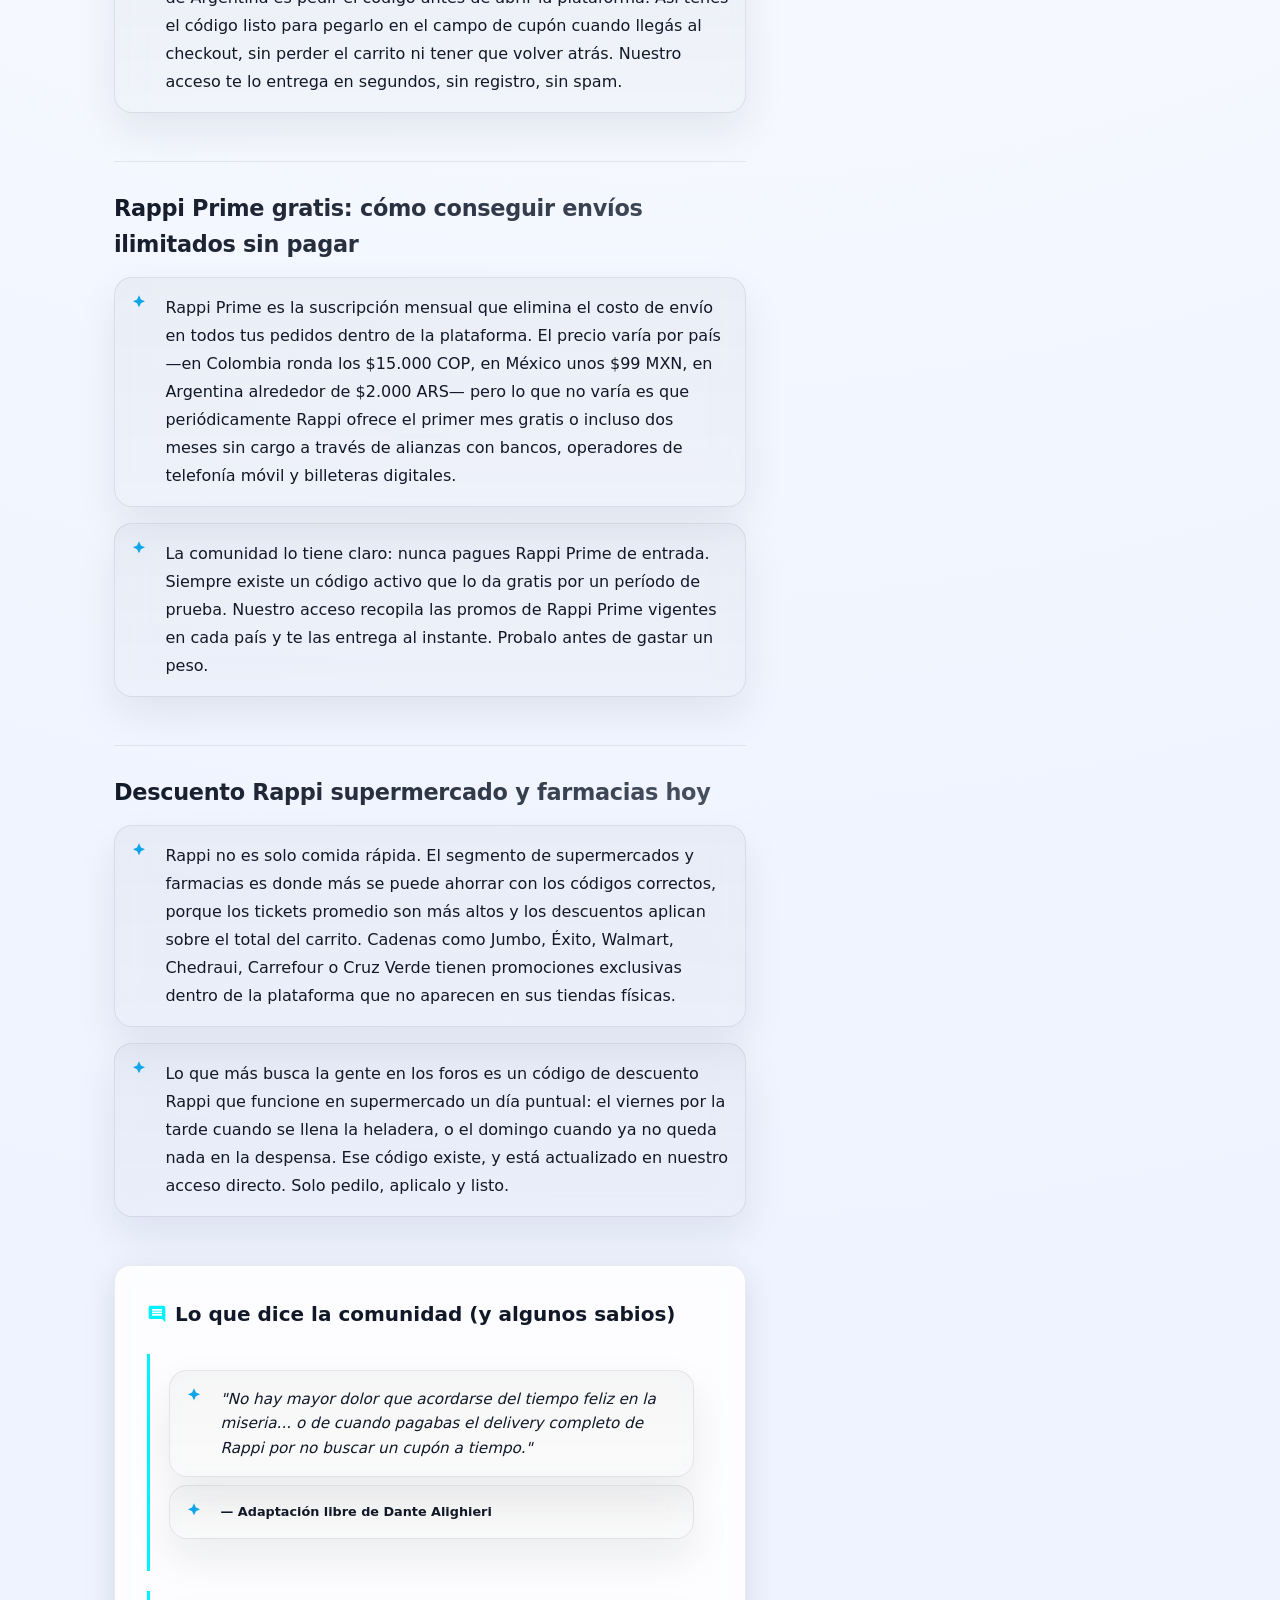
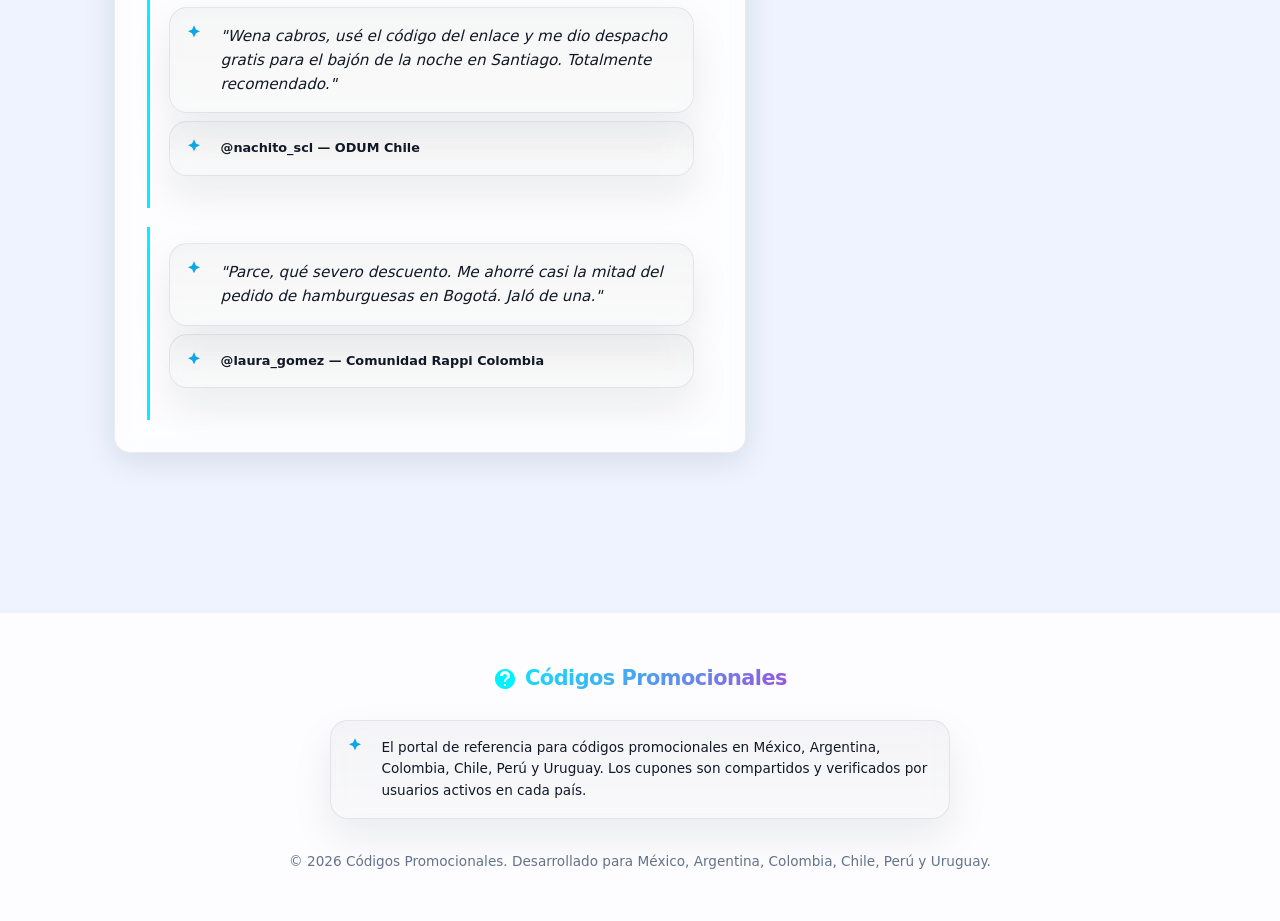
<file: rappi.html>
<!DOCTYPE html>
<html lang="es-CO">
<head> <meta charset="UTF-8"> <meta name="viewport" content="width=device-width, initial-scale=1.0"> <meta name="description" content="Ahorra en comida y supermercado con el código promocional Rappi. Descuentos para primer pedido, envíos gratis y promos activas en México, Argentina, Colombia, Chile, Perú y Uruguay."> <meta name="keywords" content="codigo promocional rappi, cupon rappi mexico, cupon rappi colombia, envios gratis rappi argentina, descuentos rappi mexico argentina colombia chile peru uruguay"> <meta name="robots" content="index, follow"> <title>Código Promocional Rappi | Primera Compra y Envío Gratis</title> <link rel="canonical" href="https://promocional.store/rappi"> <meta property="og:locale" content="es_CO"> <link rel="alternate" hreflang="es-419" href="https://promocional.store/"> <link rel="alternate" hreflang="es-AR" href="https://promocional.store/mercadolibre"> <link rel="alternate" hreflang="es-CO" href="https://promocional.store/rappi"> <link rel="alternate" hreflang="es-CL" href="https://promocional.store/pedidosya"> <link rel="alternate" hreflang="es-419" href="https://promocional.store/uber"> <link rel="alternate" hreflang="es-CO" href="https://promocional.store/didi"> <link rel="alternate" hreflang="es-PE" href="https://promocional.store/cabify"> <link rel="alternate" hreflang="es-419" href="https://promocional.store/shein"> <link rel="alternate" hreflang="es-419" href="https://promocional.store/aliexpress"> <link rel="alternate" hreflang="es-AR" href="https://promocional.store/airbnb"> <link rel="alternate" hreflang="es-419" href="https://promocional.store/spotify"> <link rel="alternate" hreflang="x-default" href="https://promocional.store/"> <meta property="og:site_name" content="promocional.store"> <meta property="og:type" content="article"> <meta property="og:title" content="Código Promocional Rappi | Primera Compra y Envío Gratis"> <meta property="og:description" content="Ahorra en comida y supermercado con el código promocional Rappi. Descuentos para primer pedido, envíos gratis y promos activas en México, Argentina, Colombia, Chile, Perú y Uruguay."> <meta property="og:url" content="https://promocional.store/rappi"> <meta property="og:image" content="https://promocional.store/og-cover.png"> <meta name="twitter:card" content="summary_large_image"> <meta name="twitter:title" content="Código Promocional Rappi | Primera Compra y Envío Gratis"> <meta name="twitter:description" content="Ahorra en comida y supermercado con el código promocional Rappi. Descuentos para primer pedido, envíos gratis y promos activas en México, Argentina, Colombia, Chile, Perú y Uruguay."> <meta name="twitter:image" content="https://promocional.store/og-cover.png"> <link rel="stylesheet" href="styles.css">
</head>
<body> <!-- Header --> <header> <div class="container nav-container"><a href="/" class="logo" id="nav-logo" aria-label="Códigos Promocionales Inicio"> <svg class="logo-icon" viewBox="0 0 24 24"> <path d="M12 2C6.48 2 2 6.48 2 12s4.48 10 10 10 10-4.48 10-10S17.52 2 12 2zm1 17h-2v-2h2v2zm2.07-7.75l-.9.92C13.45 12.9 13 13.5 13 15h-2v-.5c0-1.1.45-2.1 1.17-2.83l1.24-1.26c.37-.36.59-.86.59-1.41 0-1.1-.9-2-2-2s-2 .9-2 2H7c0-2.76 2.24-5 5-5s5 2.24 5 5c0 1.04-.42 1.99-1.07 2.75z"/> </svg> <span>Códigos Promocionales</span> </a>  <div class="nav-shell">
        <button class="theme-toggle" type="button" aria-label="Cambiar tema" aria-pressed="false" data-theme-toggle>
          <svg viewBox="0 0 24 24" aria-hidden="true"><path d="M12 3a9 9 0 1 0 9 9 7 7 0 1 1-9-9z"/></svg> </button>
        <button class="menu-toggle" type="button" aria-label="Abrir menú" aria-expanded="false" aria-controls="site-nav" data-menu-toggle> <svg viewBox="0 0 24 24" aria-hidden="true"><path d="M4 6h16v2H4V6zm0 5h16v2H4v-2zm0 5h16v2H4v-2z"/></svg> </button> <nav class="site-nav" id="site-nav" data-site-nav aria-label="Promociones"><a href="/mercadolibre" title="Código promocional Mercado Libre en Argentina, México, Colombia, Chile, Perú y Uruguay">Mercado Libre</a><a href="/rappi" title="Código promocional Rappi para primer pedido y envío gratis">Rappi</a><a href="/pedidosya" title="Código promocional PedidosYa para primer pedido y delivery">PedidosYa</a><a href="/uber" title="Código promocional Uber para viaje gratis y Uber Eats">Uber</a><a href="/didi" title="Código promocional DiDi para viajes y comida">DiDi</a><a href="/cabify" title="Código promocional Cabify para descuento en viajes">Cabify</a><a href="/shein" title="Código promocional Shein con envío gratis y descuento">Shein</a><a href="/aliexpress" title="Código promocional AliExpress para primera compra">AliExpress</a><a href="/airbnb" title="Código promocional Airbnb para primera reserva">Airbnb</a><a href="/spotify" title="Código promocional Spotify Premium y meses gratis">Spotify</a> </nav> </div> </div> </header> <main class="container"><a href="/" class="back-link" id="back-to-home"> <svg viewBox="0 0 24 24"><path d="M20 11H7.83l5.59-5.59L12 4l-8 8 8 8 1.41-1.41L7.83 13H20v-2z"/></svg> Volver al inicio </a> <div class="detail-layout"> <!-- Main Content --> <section class="detail-content"> <div class="detail-header" id="brand-header-section"> <div class="brand-logo-container"> <svg class="brand-icon icon-rappi" viewBox="0 0 24 24"> <path d="M12 14c-1.66 0-3-1.34-3-3 0-.55-.45-1-1-1s-1 .45-1 1c0 2.76 2.24 5 5 5s5-2.24 5-5c0-.55-.45-1-1-1s-1 .45-1 1c0 1.66-1.34 3-3 3zm7-11c-1.1 0-2 .9-2 2v1H7V5c0-1.1-.9-2-2-2S3 3.9 3 5v14c0 1.1.9 2 2 2h14c1.1 0 2-.9 2-2V5c0-1.1-.9-2-2-2zm0 16H5V8h14v11z"/> </svg> </div> <h1>Código Promocional Rappi</h1> </div> <div class="detail-description" id="detail-description-text"> <p> Cuando el hambre pega, un <strong>cupón Rappi</strong> bueno te ahorra plata y vueltas. Acá vas directo al descuento que toca hoy: primer pedido, envío gratis o rebaja sobre el total. </p> <p> Ya sea que busques un descuento para tu primera compra o códigos activos para envíos gratis si ya eres usuario habitual, nuestro acceso directo reúne las promociones que de verdad funcionan hoy. </p> <p> El truco es sencillo: haz clic en el enlace de abajo y llévate el código de descuento Rappi al instante. Sin registros molestos, sin spam. </p> </div> <div class="seo-section"> <h2>Código promocional Rappi México y Colombia</h2> <p>Rappi tiene un peso enorme en México y Colombia, así que esta landing también apunta a búsquedas como <strong>cupón Rappi México</strong> o <strong>descuento Rappi Colombia</strong>. Cuando alguien quiere pedir comida, hacer mercado o resolver una farmacia, la intención suele venir muy clara y con geografía incluida.</p> <p>Por eso sumamos esas ubicaciones junto con variantes como <em>Rappi primer pedido Argentina</em> o <em>Rappi envío gratis Chile</em>. Así la página captura búsquedas de marca + país sin perder naturalidad ni sonar inflada.</p> </div> <div class="seo-section"> <h2>Código promocional Rappi primera compra sin mínimo</h2> <p>Si nunca has pedido por Rappi, estás en el momento justo. Los códigos de primera compra son los más poderosos que existen en el ecosistema de delivery: cubren envío gratis, dan descuento sobre el total del pedido o regalan un monto fijo sin importar lo que elijas en el restaurante. Y lo mejor: aplican aunque pidas el menú más económico del local.</p> <p>El truco que más repiten en Promodescuentos México y en los foros de Argentina es pedir el código antes de abrir la plataforma. Así tenés el código listo para pegarlo en el campo de cupón cuando llegás al checkout, sin perder el carrito ni tener que volver atrás. Nuestro acceso te lo entrega en segundos, sin registro, sin spam.</p> </div> <div class="seo-section"> <h2>Rappi Prime gratis: cómo conseguir envíos ilimitados sin pagar</h2> <p>Rappi Prime es la suscripción mensual que elimina el costo de envío en todos tus pedidos dentro de la plataforma. El precio varía por país —en Colombia ronda los $15.000 COP, en México unos $99 MXN, en Argentina alrededor de $2.000 ARS— pero lo que no varía es que periódicamente Rappi ofrece el primer mes gratis o incluso dos meses sin cargo a través de alianzas con bancos, operadores de telefonía móvil y billeteras digitales.</p> <p>La comunidad lo tiene claro: nunca pagues Rappi Prime de entrada. Siempre existe un código activo que lo da gratis por un período de prueba. Nuestro acceso recopila las promos de Rappi Prime vigentes en cada país y te las entrega al instante. Probalo antes de gastar un peso.</p> </div> <div class="seo-section"> <h2>Descuento Rappi supermercado y farmacias hoy</h2> <p>Rappi no es solo comida rápida. El segmento de supermercados y farmacias es donde más se puede ahorrar con los códigos correctos, porque los tickets promedio son más altos y los descuentos aplican sobre el total del carrito. Cadenas como Jumbo, Éxito, Walmart, Chedraui, Carrefour o Cruz Verde tienen promociones exclusivas dentro de la plataforma que no aparecen en sus tiendas físicas.</p> <p>Lo que más busca la gente en los foros es un código de descuento Rappi que funcione en supermercado un día puntual: el viernes por la tarde cuando se llena la heladera, o el domingo cuando ya no queda nada en la despensa. Ese código existe, y está actualizado en nuestro acceso directo. Solo pedilo, aplicalo y listo.</p> </div> <!-- Quotes Section --> <div class="quotes-section" id="quotes-block"> <h3> <svg viewBox="0 0 24 24"><path d="M21.99 4c0-1.1-.89-2-1.99-2H4c-1.1 0-2 .9-2 2v12c0 1.1.9 2 2 2h14l4 4-.01-18zM18 14H6v-2h12v2zm0-3H6V9h12v2zm0-3H6V6h12v2z"/></svg> Lo que dice la comunidad (y algunos sabios) </h3> <div class="quote-card"> <p class="quote-text">"No hay mayor dolor que acordarse del tiempo feliz en la miseria... o de cuando pagabas el delivery completo de Rappi por no buscar un cupón a tiempo."</p> <p class="quote-author">— Adaptación libre de Dante Alighieri</p> </div> <div class="quote-card"> <p class="quote-text">"Wena cabros, usé el código del enlace y me dio despacho gratis para el bajón de la noche en Santiago. Totalmente recomendado."</p> <p class="quote-author">@nachito_scl — ODUM Chile</p> </div> <div class="quote-card"> <p class="quote-text">"Parce, qué severo descuento. Me ahorré casi la mitad del pedido de hamburguesas en Bogotá. Jaló de una."</p> <p class="quote-author">@laura_gomez — Comunidad Rappi Colombia</p> </div> </div> </section> <!-- Sidebar with Coupon action --><aside class="sidebar"> <div class="coupon-box" id="coupon-action-box"> <div class="coupon-title">Cupón Disponible</div> <div class="coupon-value">Hasta $300 OFF / Envío Gratis</div><a href="https://t.me/CodigoPromocionalBot?start=rappi" target="_blank" rel="noopener" class="btn-telegram" id="btn-get-coupon"> <svg viewBox="0 0 24 24"> <path d="M9.78 18.65l.28-4.24 7.68-6.94c.33-.3-.07-.46-.51-.17L7.69 13.25l-4.11-1.28c-.89-.28-.91-.89.19-1.33L19.78 4.3c.74-.27 1.38.17 1.14 1.17l-2.72 12.82c-.2 1-.8 1.25-1.63.78l-4.15-3.06-2 1.93c-.22.22-.4.4-.82.4z"/> </svg> Ver código </a> <div class="coupon-info"> <svg viewBox="0 0 24 24"><path d="M12 2C6.48 2 2 6.48 2 12s4.48 10 10 10 10-4.48 10-10S17.52 2 12 2zm1 15h-2v-6h2v6zm0-8h-2V7h2v2z"/></svg> Acceso directo </div> </div> </aside> </div> </main> <!-- Footer --> <footer> <div class="container footer-content"> <div class="logo footer-logo"> <svg class="logo-icon" viewBox="0 0 24 24"> <path d="M12 2C6.48 2 2 6.48 2 12s4.48 10 10 10 10-4.48 10-10S17.52 2 12 2zm1 17h-2v-2h2v2zm2.07-7.75l-.9.92C13.45 12.9 13 13.5 13 15h-2v-.5c0-1.1.45-2.1 1.17-2.83l1.24-1.26c.37-.36.59-.86.59-1.41 0-1.1-.9-2-2-2s-2 .9-2 2H7c0-2.76 2.24-5 5-5s5 2.24 5 5c0 1.04-.42 1.99-1.07 2.75z"/> </svg> <span>Códigos Promocionales</span> </div> <p class="footer-text"> El portal de referencia para códigos promocionales en México, Argentina, Colombia, Chile, Perú y Uruguay. Los cupones son compartidos y verificados por usuarios activos en cada país. </p> <div class="footer-copyright"> &copy; 2026 Códigos Promocionales. Desarrollado para México, Argentina, Colombia, Chile, Perú y Uruguay. </div> </div> </footer> <script src="site.js" defer></script>
</body>
</html>
</file>
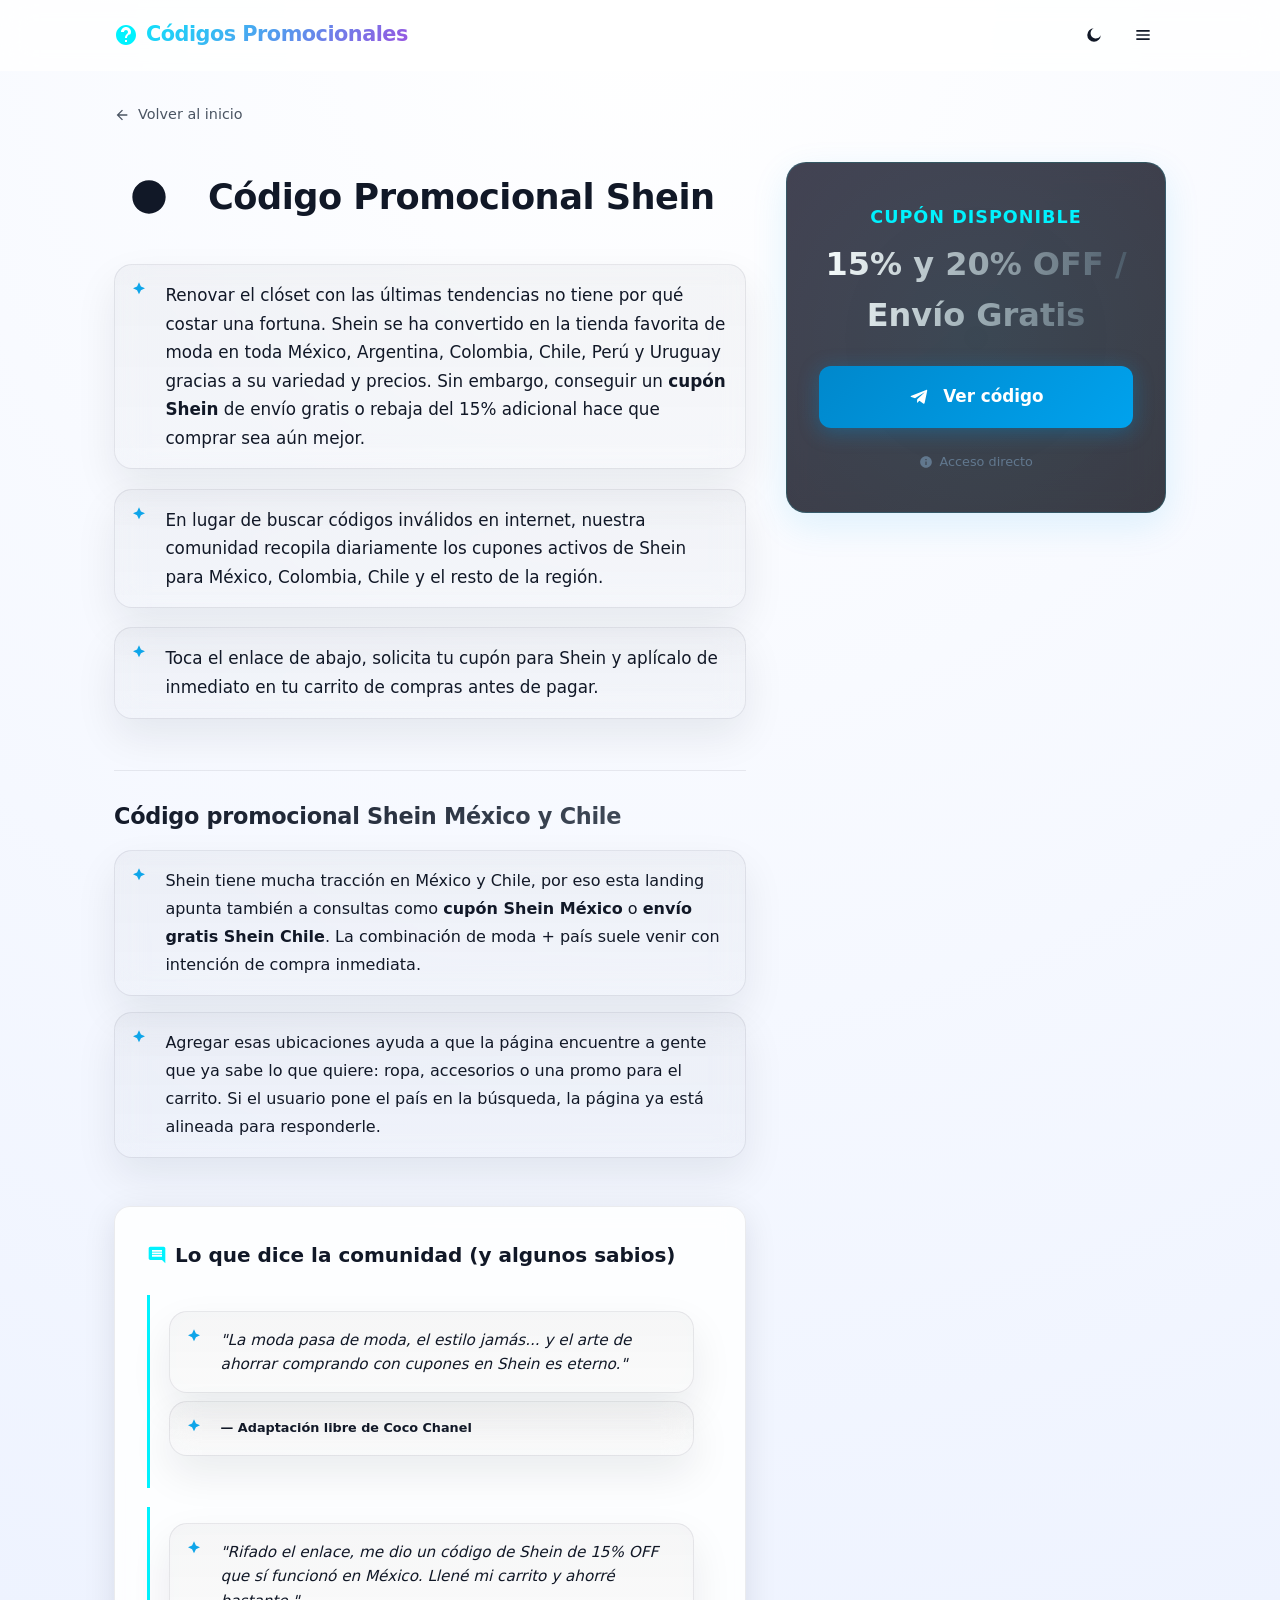
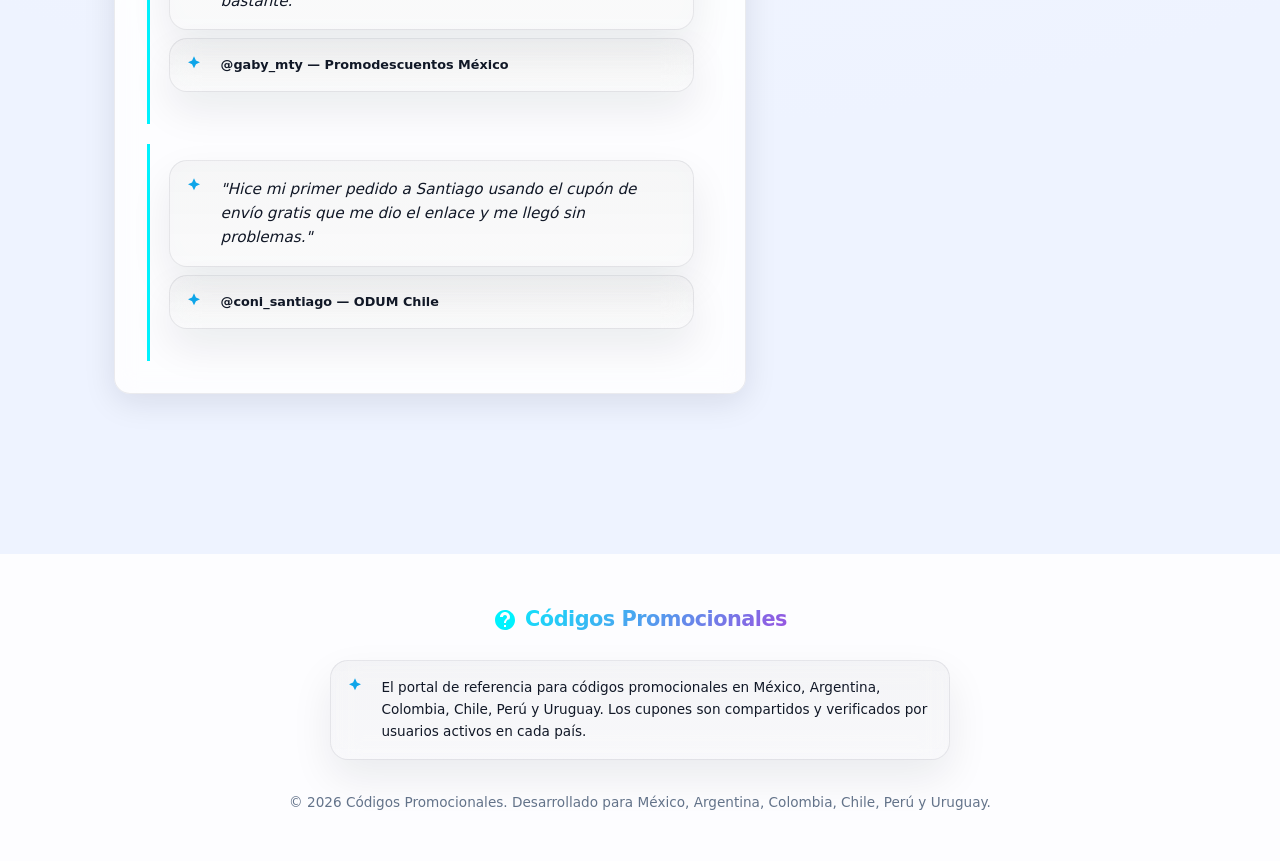
<file: shein.html>
<!DOCTYPE html>
<html lang="es-419">
<head> <meta charset="UTF-8"> <meta name="viewport" content="width=device-width, initial-scale=1.0"> <meta name="description" content="Viste a la moda sin gastar de más. Consigue tu código promocional Shein con 15% o 20% de descuento y cupones de envío gratis."> <meta name="keywords" content="codigo promocional shein, cupon shein mexico, cupon shein chile, envio gratis shein colombia, descuentos shein mexico argentina colombia chile peru uruguay"> <meta name="robots" content="index, follow"> <title>Código Promocional Shein | Cupón de Descuento y Envío Gratis</title> <link rel="canonical" href="https://promocional.store/shein"> <meta property="og:locale" content="es_419"> <link rel="alternate" hreflang="es-419" href="https://promocional.store/"> <link rel="alternate" hreflang="es-AR" href="https://promocional.store/mercadolibre"> <link rel="alternate" hreflang="es-CO" href="https://promocional.store/rappi"> <link rel="alternate" hreflang="es-CL" href="https://promocional.store/pedidosya"> <link rel="alternate" hreflang="es-419" href="https://promocional.store/uber"> <link rel="alternate" hreflang="es-CO" href="https://promocional.store/didi"> <link rel="alternate" hreflang="es-PE" href="https://promocional.store/cabify"> <link rel="alternate" hreflang="es-419" href="https://promocional.store/shein"> <link rel="alternate" hreflang="es-419" href="https://promocional.store/aliexpress"> <link rel="alternate" hreflang="es-AR" href="https://promocional.store/airbnb"> <link rel="alternate" hreflang="es-419" href="https://promocional.store/spotify"> <link rel="alternate" hreflang="x-default" href="https://promocional.store/"> <meta property="og:site_name" content="promocional.store"> <meta property="og:type" content="article"> <meta property="og:title" content="Código Promocional Shein | Cupón de Descuento y Envío Gratis"> <meta property="og:description" content="Viste a la moda sin gastar de más. Consigue tu código promocional Shein con 15% o 20% de descuento y cupones de envío gratis."> <meta property="og:url" content="https://promocional.store/shein"> <meta property="og:image" content="https://promocional.store/og-cover.png"> <meta name="twitter:card" content="summary_large_image"> <meta name="twitter:title" content="Código Promocional Shein | Cupón de Descuento y Envío Gratis"> <meta name="twitter:description" content="Viste a la moda sin gastar de más. Consigue tu código promocional Shein con 15% o 20% de descuento y cupones de envío gratis."> <meta name="twitter:image" content="https://promocional.store/og-cover.png"> <link rel="stylesheet" href="styles.css">
</head>
<body> <!-- Header --> <header> <div class="container nav-container"><a href="/" class="logo" id="nav-logo" aria-label="Códigos Promocionales Inicio"> <svg class="logo-icon" viewBox="0 0 24 24"> <path d="M12 2C6.48 2 2 6.48 2 12s4.48 10 10 10 10-4.48 10-10S17.52 2 12 2zm1 17h-2v-2h2v2zm2.07-7.75l-.9.92C13.45 12.9 13 13.5 13 15h-2v-.5c0-1.1.45-2.1 1.17-2.83l1.24-1.26c.37-.36.59-.86.59-1.41 0-1.1-.9-2-2-2s-2 .9-2 2H7c0-2.76 2.24-5 5-5s5 2.24 5 5c0 1.04-.42 1.99-1.07 2.75z"/> </svg> <span>Códigos Promocionales</span> </a>  <div class="nav-shell">
        <button class="theme-toggle" type="button" aria-label="Cambiar tema" aria-pressed="false" data-theme-toggle>
          <svg viewBox="0 0 24 24" aria-hidden="true"><path d="M12 3a9 9 0 1 0 9 9 7 7 0 1 1-9-9z"/></svg> </button>
        <button class="menu-toggle" type="button" aria-label="Abrir menú" aria-expanded="false" aria-controls="site-nav" data-menu-toggle> <svg viewBox="0 0 24 24" aria-hidden="true"><path d="M4 6h16v2H4V6zm0 5h16v2H4v-2zm0 5h16v2H4v-2z"/></svg> </button> <nav class="site-nav" id="site-nav" data-site-nav aria-label="Promociones"><a href="/mercadolibre" title="Código promocional Mercado Libre en Argentina, México, Colombia, Chile, Perú y Uruguay">Mercado Libre</a><a href="/rappi" title="Código promocional Rappi para primer pedido y envío gratis">Rappi</a><a href="/pedidosya" title="Código promocional PedidosYa para primer pedido y delivery">PedidosYa</a><a href="/uber" title="Código promocional Uber para viaje gratis y Uber Eats">Uber</a><a href="/didi" title="Código promocional DiDi para viajes y comida">DiDi</a><a href="/cabify" title="Código promocional Cabify para descuento en viajes">Cabify</a><a href="/shein" title="Código promocional Shein con envío gratis y descuento">Shein</a><a href="/aliexpress" title="Código promocional AliExpress para primera compra">AliExpress</a><a href="/airbnb" title="Código promocional Airbnb para primera reserva">Airbnb</a><a href="/spotify" title="Código promocional Spotify Premium y meses gratis">Spotify</a> </nav> </div> </div> </header> <main class="container"><a href="/" class="back-link" id="back-to-home"> <svg viewBox="0 0 24 24"><path d="M20 11H7.83l5.59-5.59L12 4l-8 8 8 8 1.41-1.41L7.83 13H20v-2z"/></svg> Volver al inicio </a> <div class="detail-layout"> <!-- Main Content --> <section class="detail-content"> <div class="detail-header" id="brand-header-section"> <div class="brand-logo-container"> <svg class="brand-icon icon-shein" viewBox="0 0 24 24"> <path d="M12 22c5.52 0 10-4.48 10-10S17.52 2 12 2 2 6.48 2 12s4.48 10 10 10zm1-15h-2v2h2V7zm0 4h-2v6h2v-6z"/> </svg> </div> <h1>Código Promocional Shein</h1> </div> <div class="detail-description" id="detail-description-text"> <p> Renovar el clóset con las últimas tendencias no tiene por qué costar una fortuna. Shein se ha convertido en la tienda favorita de moda en toda México, Argentina, Colombia, Chile, Perú y Uruguay gracias a su variedad y precios. Sin embargo, conseguir un <strong>cupón Shein</strong> de envío gratis o rebaja del 15% adicional hace que comprar sea aún mejor. </p> <p> En lugar de buscar códigos inválidos en internet, nuestra comunidad recopila diariamente los cupones activos de Shein para México, Colombia, Chile y el resto de la región. </p> <p> Toca el enlace de abajo, solicita tu cupón para Shein y aplícalo de inmediato en tu carrito de compras antes de pagar. </p> </div> <div class="seo-section"> <h2>Código promocional Shein México y Chile</h2> <p>Shein tiene mucha tracción en México y Chile, por eso esta landing apunta también a consultas como <strong>cupón Shein México</strong> o <strong>envío gratis Shein Chile</strong>. La combinación de moda + país suele venir con intención de compra inmediata.</p> <p>Agregar esas ubicaciones ayuda a que la página encuentre a gente que ya sabe lo que quiere: ropa, accesorios o una promo para el carrito. Si el usuario pone el país en la búsqueda, la página ya está alineada para responderle.</p> </div> <!-- Quotes Section --> <div class="quotes-section" id="quotes-block"> <h3> <svg viewBox="0 0 24 24"><path d="M21.99 4c0-1.1-.89-2-1.99-2H4c-1.1 0-2 .9-2 2v12c0 1.1.9 2 2 2h14l4 4-.01-18zM18 14H6v-2h12v2zm0-3H6V9h12v2zm0-3H6V6h12v2z"/></svg> Lo que dice la comunidad (y algunos sabios) </h3> <div class="quote-card"> <p class="quote-text">"La moda pasa de moda, el estilo jamás... y el arte de ahorrar comprando con cupones en Shein es eterno."</p> <p class="quote-author">— Adaptación libre de Coco Chanel</p> </div> <div class="quote-card"> <p class="quote-text">"Rifado el enlace, me dio un código de Shein de 15% OFF que sí funcionó en México. Llené mi carrito y ahorré bastante."</p> <p class="quote-author">@gaby_mty — Promodescuentos México</p> </div> <div class="quote-card"> <p class="quote-text">"Hice mi primer pedido a Santiago usando el cupón de envío gratis que me dio el enlace y me llegó sin problemas."</p> <p class="quote-author">@coni_santiago — ODUM Chile</p> </div> </div> </section> <!-- Sidebar with Coupon action --><aside class="sidebar"> <div class="coupon-box" id="coupon-action-box"> <div class="coupon-title">Cupón Disponible</div> <div class="coupon-value">15% y 20% OFF / Envío Gratis</div><a href="https://t.me/CodigoPromocionalBot?start=shein" target="_blank" rel="noopener" class="btn-telegram" id="btn-get-coupon"> <svg viewBox="0 0 24 24"> <path d="M9.78 18.65l.28-4.24 7.68-6.94c.33-.3-.07-.46-.51-.17L7.69 13.25l-4.11-1.28c-.89-.28-.91-.89.19-1.33L19.78 4.3c.74-.27 1.38.17 1.14 1.17l-2.72 12.82c-.2 1-.8 1.25-1.63.78l-4.15-3.06-2 1.93c-.22.22-.4.4-.82.4z"/> </svg> Ver código </a> <div class="coupon-info"> <svg viewBox="0 0 24 24"><path d="M12 2C6.48 2 2 6.48 2 12s4.48 10 10 10 10-4.48 10-10S17.52 2 12 2zm1 15h-2v-6h2v6zm0-8h-2V7h2v2z"/></svg> Acceso directo </div> </div> </aside> </div> </main> <!-- Footer --> <footer> <div class="container footer-content"> <div class="logo footer-logo"> <svg class="logo-icon" viewBox="0 0 24 24"> <path d="M12 2C6.48 2 2 6.48 2 12s4.48 10 10 10 10-4.48 10-10S17.52 2 12 2zm1 17h-2v-2h2v2zm2.07-7.75l-.9.92C13.45 12.9 13 13.5 13 15h-2v-.5c0-1.1.45-2.1 1.17-2.83l1.24-1.26c.37-.36.59-.86.59-1.41 0-1.1-.9-2-2-2s-2 .9-2 2H7c0-2.76 2.24-5 5-5s5 2.24 5 5c0 1.04-.42 1.99-1.07 2.75z"/> </svg> <span>Códigos Promocionales</span> </div> <p class="footer-text"> El portal de referencia para códigos promocionales en México, Argentina, Colombia, Chile, Perú y Uruguay. Los cupones son compartidos y verificados por usuarios activos en cada país. </p> <div class="footer-copyright"> &copy; 2026 Códigos Promocionales. Desarrollado para México, Argentina, Colombia, Chile, Perú y Uruguay. </div> </div> </footer> <script src="site.js" defer></script>
</body>
</html>
</file>
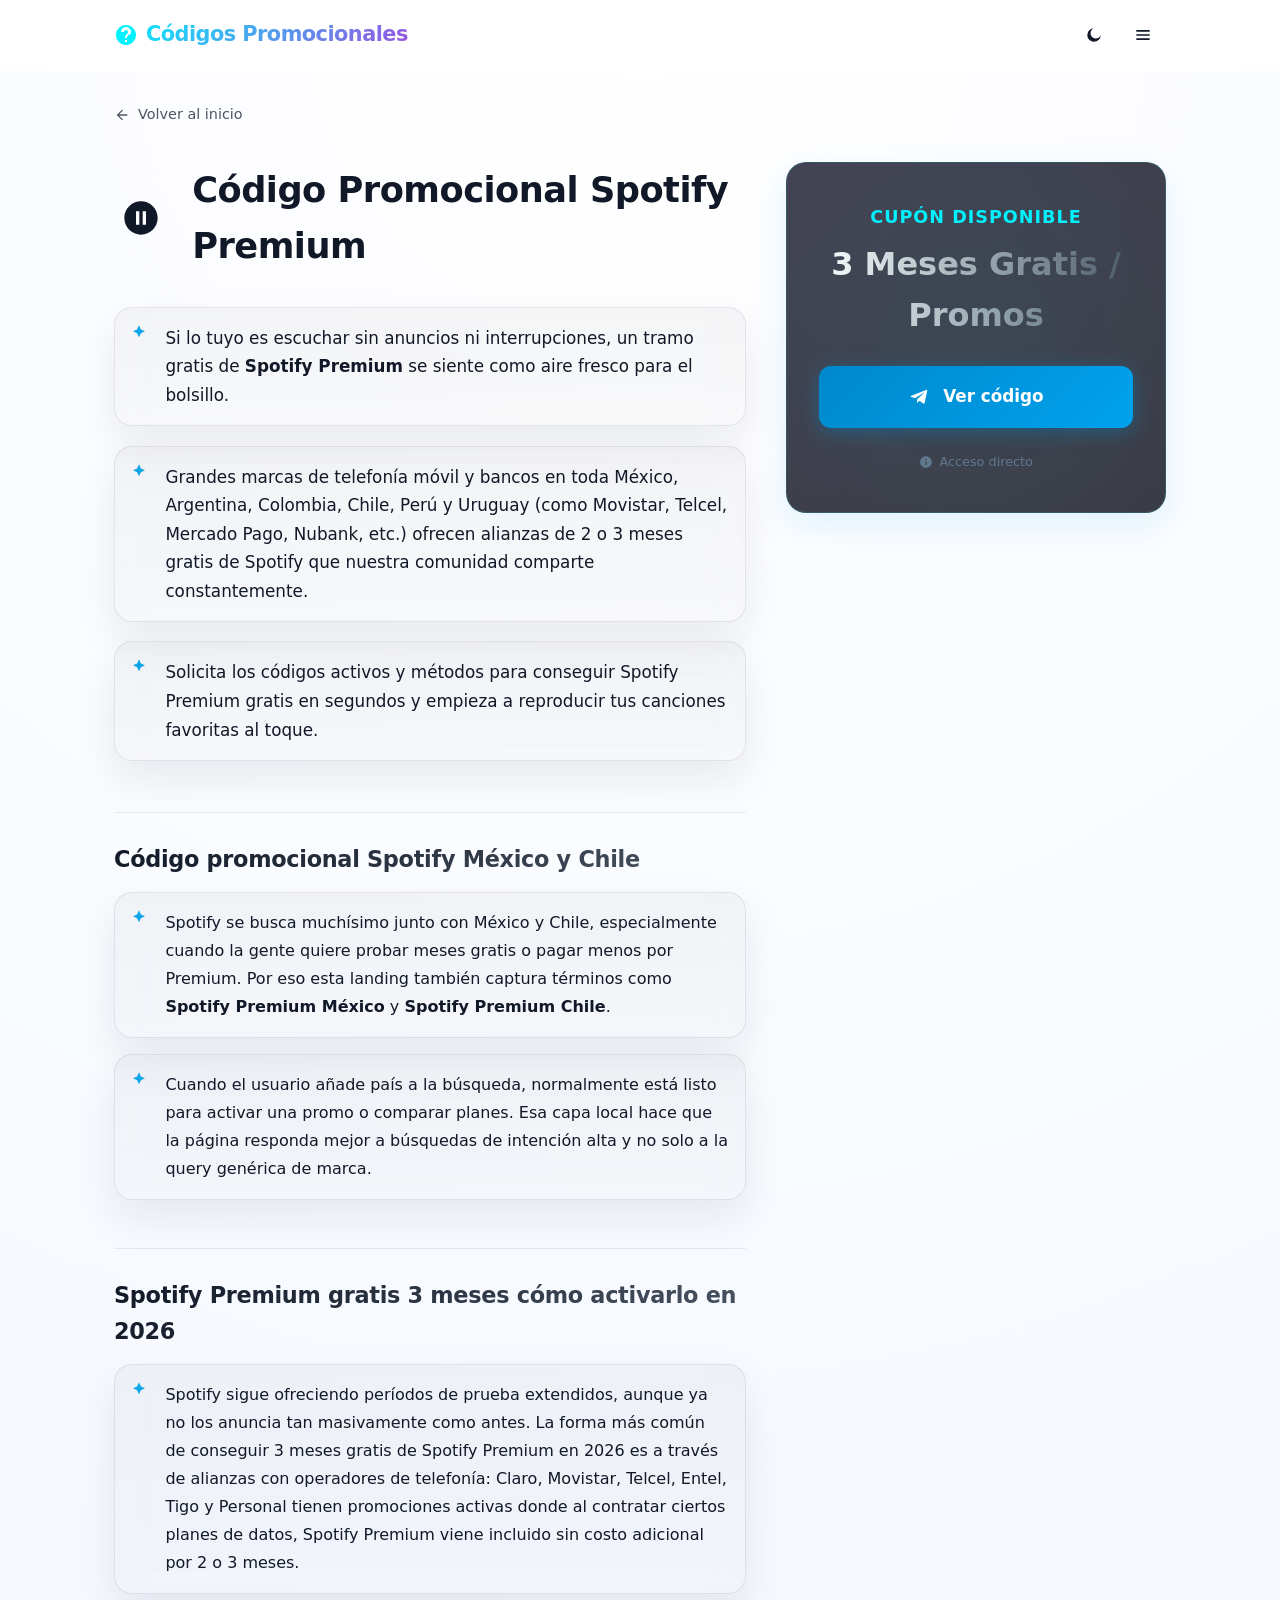
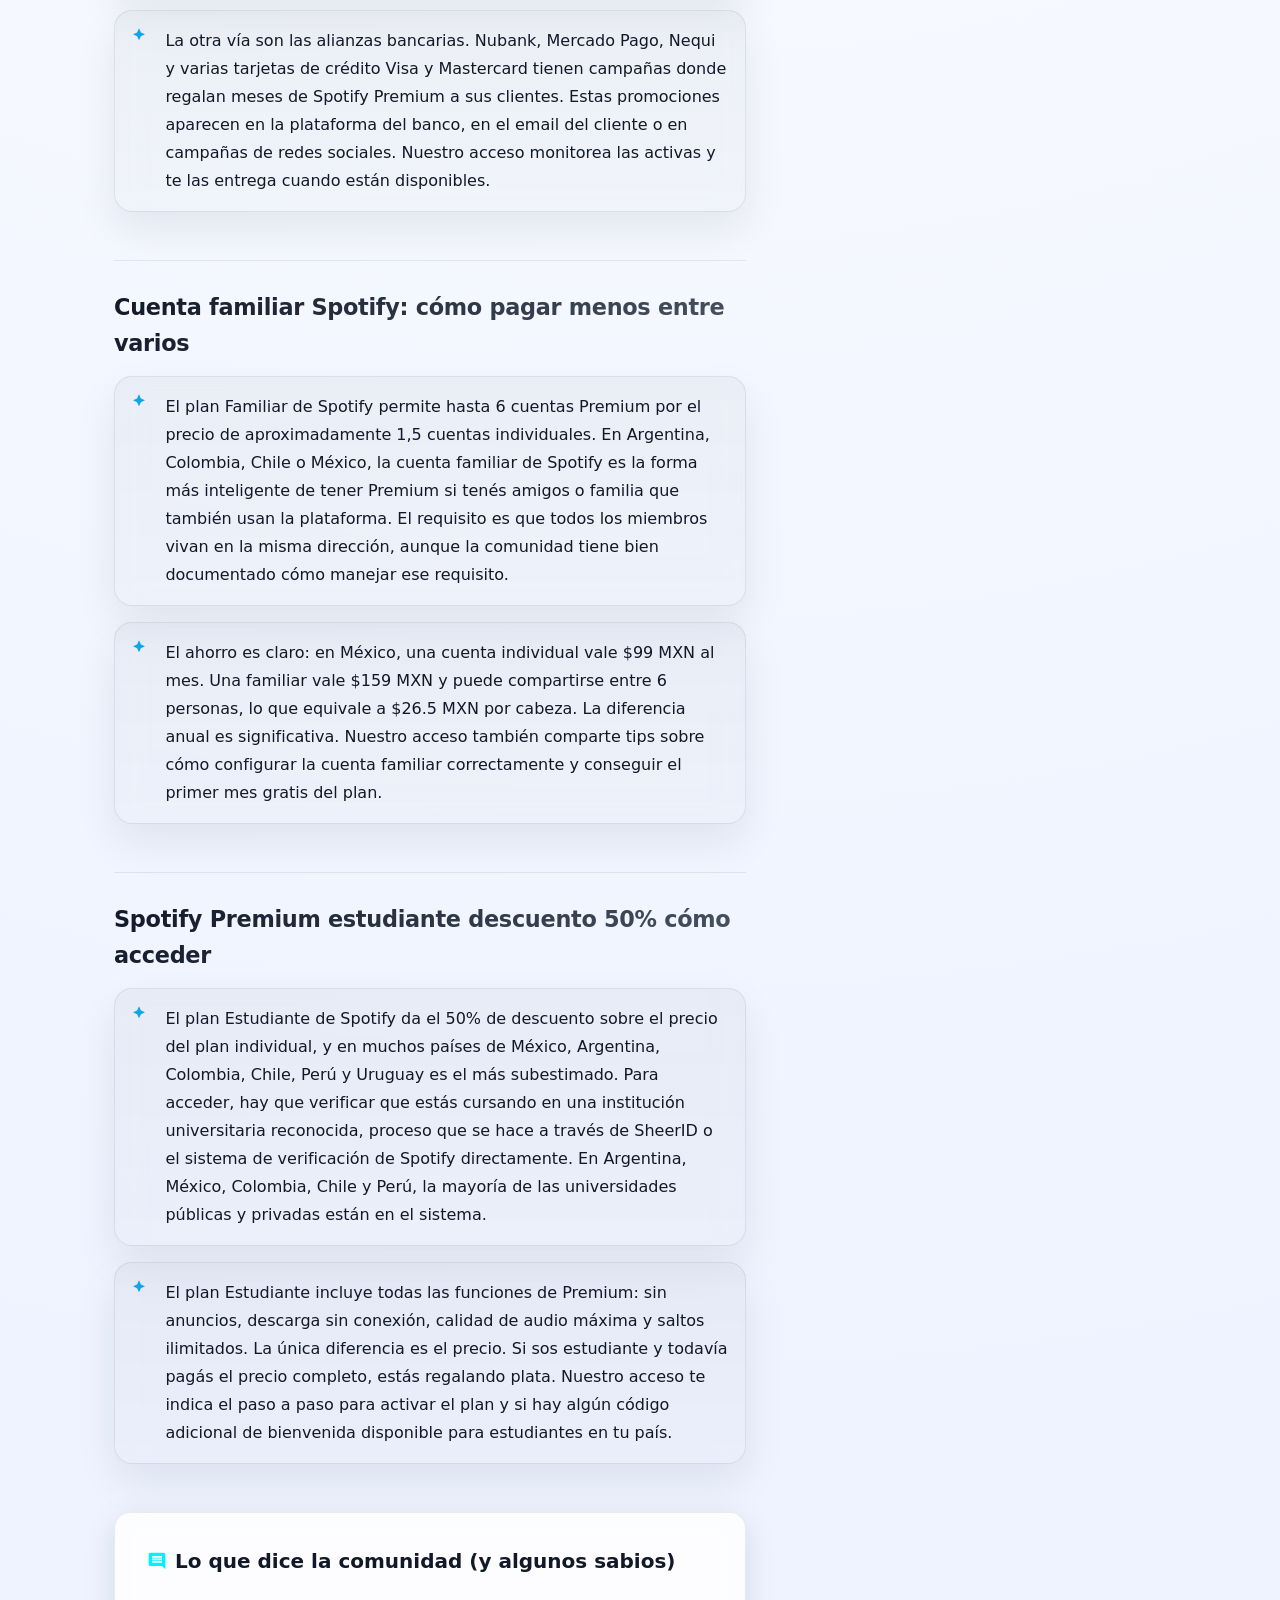
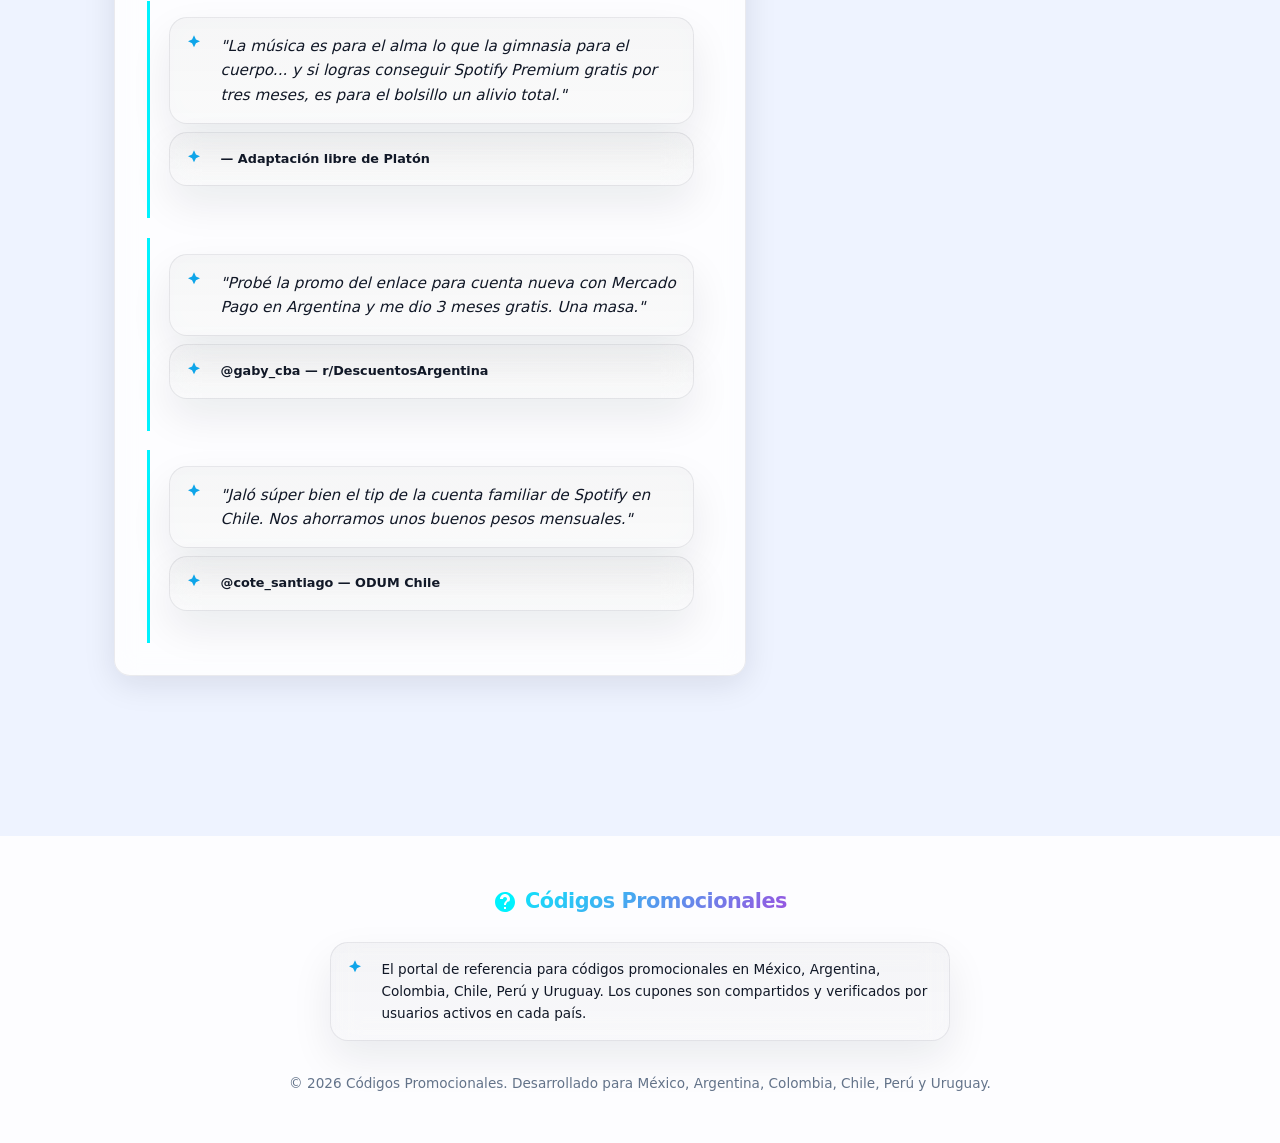
<file: spotify.html>
<!DOCTYPE html>
<html lang="es-419">
<head> <meta charset="UTF-8"> <meta name="viewport" content="width=device-width, initial-scale=1.0"> <meta name="description" content="Escucha música sin anuncios con el código promocional Spotify Premium. Meses de prueba gratis y ofertas activas para México, Argentina, Colombia, Chile, Perú y Uruguay."> <meta name="keywords" content="codigo promocional spotify, spotify premium mexico, spotify premium chile, spotify gratis argentina, descuento spotify mexico argentina colombia chile peru uruguay"> <meta name="robots" content="index, follow"> <title>Código Promocional Spotify Premium | Meses Gratis y Prueba</title> <link rel="canonical" href="https://promocional.store/spotify"> <meta property="og:locale" content="es_419"> <link rel="alternate" hreflang="es-419" href="https://promocional.store/"> <link rel="alternate" hreflang="es-AR" href="https://promocional.store/mercadolibre"> <link rel="alternate" hreflang="es-CO" href="https://promocional.store/rappi"> <link rel="alternate" hreflang="es-CL" href="https://promocional.store/pedidosya"> <link rel="alternate" hreflang="es-419" href="https://promocional.store/uber"> <link rel="alternate" hreflang="es-CO" href="https://promocional.store/didi"> <link rel="alternate" hreflang="es-PE" href="https://promocional.store/cabify"> <link rel="alternate" hreflang="es-419" href="https://promocional.store/shein"> <link rel="alternate" hreflang="es-419" href="https://promocional.store/aliexpress"> <link rel="alternate" hreflang="es-AR" href="https://promocional.store/airbnb"> <link rel="alternate" hreflang="es-419" href="https://promocional.store/spotify"> <link rel="alternate" hreflang="x-default" href="https://promocional.store/"> <meta property="og:site_name" content="promocional.store"> <meta property="og:type" content="article"> <meta property="og:title" content="Código Promocional Spotify Premium | Meses Gratis y Prueba"> <meta property="og:description" content="Escucha música sin anuncios con el código promocional Spotify Premium. Meses de prueba gratis y ofertas activas para México, Argentina, Colombia, Chile, Perú y Uruguay."> <meta property="og:url" content="https://promocional.store/spotify"> <meta property="og:image" content="https://promocional.store/og-cover.png"> <meta name="twitter:card" content="summary_large_image"> <meta name="twitter:title" content="Código Promocional Spotify Premium | Meses Gratis y Prueba"> <meta name="twitter:description" content="Escucha música sin anuncios con el código promocional Spotify Premium. Meses de prueba gratis y ofertas activas para México, Argentina, Colombia, Chile, Perú y Uruguay."> <meta name="twitter:image" content="https://promocional.store/og-cover.png"> <link rel="stylesheet" href="styles.css">
</head>
<body> <!-- Header --> <header> <div class="container nav-container"><a href="/" class="logo" id="nav-logo" aria-label="Códigos Promocionales Inicio"> <svg class="logo-icon" viewBox="0 0 24 24"> <path d="M12 2C6.48 2 2 6.48 2 12s4.48 10 10 10 10-4.48 10-10S17.52 2 12 2zm1 17h-2v-2h2v2zm2.07-7.75l-.9.92C13.45 12.9 13 13.5 13 15h-2v-.5c0-1.1.45-2.1 1.17-2.83l1.24-1.26c.37-.36.59-.86.59-1.41 0-1.1-.9-2-2-2s-2 .9-2 2H7c0-2.76 2.24-5 5-5s5 2.24 5 5c0 1.04-.42 1.99-1.07 2.75z"/> </svg> <span>Códigos Promocionales</span> </a>  <div class="nav-shell">
        <button class="theme-toggle" type="button" aria-label="Cambiar tema" aria-pressed="false" data-theme-toggle>
          <svg viewBox="0 0 24 24" aria-hidden="true"><path d="M12 3a9 9 0 1 0 9 9 7 7 0 1 1-9-9z"/></svg> </button>
        <button class="menu-toggle" type="button" aria-label="Abrir menú" aria-expanded="false" aria-controls="site-nav" data-menu-toggle> <svg viewBox="0 0 24 24" aria-hidden="true"><path d="M4 6h16v2H4V6zm0 5h16v2H4v-2zm0 5h16v2H4v-2z"/></svg> </button> <nav class="site-nav" id="site-nav" data-site-nav aria-label="Promociones"><a href="/mercadolibre" title="Código promocional Mercado Libre en Argentina, México, Colombia, Chile, Perú y Uruguay">Mercado Libre</a><a href="/rappi" title="Código promocional Rappi para primer pedido y envío gratis">Rappi</a><a href="/pedidosya" title="Código promocional PedidosYa para primer pedido y delivery">PedidosYa</a><a href="/uber" title="Código promocional Uber para viaje gratis y Uber Eats">Uber</a><a href="/didi" title="Código promocional DiDi para viajes y comida">DiDi</a><a href="/cabify" title="Código promocional Cabify para descuento en viajes">Cabify</a><a href="/shein" title="Código promocional Shein con envío gratis y descuento">Shein</a><a href="/aliexpress" title="Código promocional AliExpress para primera compra">AliExpress</a><a href="/airbnb" title="Código promocional Airbnb para primera reserva">Airbnb</a><a href="/spotify" title="Código promocional Spotify Premium y meses gratis">Spotify</a> </nav> </div> </div> </header> <main class="container"><a href="/" class="back-link" id="back-to-home"> <svg viewBox="0 0 24 24"><path d="M20 11H7.83l5.59-5.59L12 4l-8 8 8 8 1.41-1.41L7.83 13H20v-2z"/></svg> Volver al inicio </a> <div class="detail-layout"> <!-- Main Content --> <section class="detail-content"> <div class="detail-header" id="brand-header-section"> <div class="brand-logo-container"> <svg class="brand-icon icon-spotify" viewBox="0 0 24 24"> <path d="M12 2C6.48 2 2 6.48 2 12s4.48 10 10 10 10-4.48 10-10S17.52 2 12 2zm-1 14H9V8h2v8zm4 0h-2V8h2v8z"/> </svg> </div> <h1>Código Promocional Spotify Premium</h1> </div> <div class="detail-description" id="detail-description-text"> <p> Si lo tuyo es escuchar sin anuncios ni interrupciones, un tramo gratis de <strong>Spotify Premium</strong> se siente como aire fresco para el bolsillo. </p> <p> Grandes marcas de telefonía móvil y bancos en toda México, Argentina, Colombia, Chile, Perú y Uruguay (como Movistar, Telcel, Mercado Pago, Nubank, etc.) ofrecen alianzas de 2 o 3 meses gratis de Spotify que nuestra comunidad comparte constantemente. </p> <p> Solicita los códigos activos y métodos para conseguir Spotify Premium gratis en segundos y empieza a reproducir tus canciones favoritas al toque. </p> </div> <div class="seo-section"> <h2>Código promocional Spotify México y Chile</h2> <p>Spotify se busca muchísimo junto con México y Chile, especialmente cuando la gente quiere probar meses gratis o pagar menos por Premium. Por eso esta landing también captura términos como <strong>Spotify Premium México</strong> y <strong>Spotify Premium Chile</strong>.</p> <p>Cuando el usuario añade país a la búsqueda, normalmente está listo para activar una promo o comparar planes. Esa capa local hace que la página responda mejor a búsquedas de intención alta y no solo a la query genérica de marca.</p> </div> <div class="seo-section"> <h2>Spotify Premium gratis 3 meses cómo activarlo en 2026</h2> <p>Spotify sigue ofreciendo períodos de prueba extendidos, aunque ya no los anuncia tan masivamente como antes. La forma más común de conseguir 3 meses gratis de Spotify Premium en 2026 es a través de alianzas con operadores de telefonía: Claro, Movistar, Telcel, Entel, Tigo y Personal tienen promociones activas donde al contratar ciertos planes de datos, Spotify Premium viene incluido sin costo adicional por 2 o 3 meses.</p> <p>La otra vía son las alianzas bancarias. Nubank, Mercado Pago, Nequi y varias tarjetas de crédito Visa y Mastercard tienen campañas donde regalan meses de Spotify Premium a sus clientes. Estas promociones aparecen en la plataforma del banco, en el email del cliente o en campañas de redes sociales. Nuestro acceso monitorea las activas y te las entrega cuando están disponibles.</p> </div> <div class="seo-section"> <h2>Cuenta familiar Spotify: cómo pagar menos entre varios</h2> <p>El plan Familiar de Spotify permite hasta 6 cuentas Premium por el precio de aproximadamente 1,5 cuentas individuales. En Argentina, Colombia, Chile o México, la cuenta familiar de Spotify es la forma más inteligente de tener Premium si tenés amigos o familia que también usan la plataforma. El requisito es que todos los miembros vivan en la misma dirección, aunque la comunidad tiene bien documentado cómo manejar ese requisito.</p> <p>El ahorro es claro: en México, una cuenta individual vale $99 MXN al mes. Una familiar vale $159 MXN y puede compartirse entre 6 personas, lo que equivale a $26.5 MXN por cabeza. La diferencia anual es significativa. Nuestro acceso también comparte tips sobre cómo configurar la cuenta familiar correctamente y conseguir el primer mes gratis del plan.</p> </div> <div class="seo-section"> <h2>Spotify Premium estudiante descuento 50% cómo acceder</h2> <p>El plan Estudiante de Spotify da el 50% de descuento sobre el precio del plan individual, y en muchos países de México, Argentina, Colombia, Chile, Perú y Uruguay es el más subestimado. Para acceder, hay que verificar que estás cursando en una institución universitaria reconocida, proceso que se hace a través de SheerID o el sistema de verificación de Spotify directamente. En Argentina, México, Colombia, Chile y Perú, la mayoría de las universidades públicas y privadas están en el sistema.</p> <p>El plan Estudiante incluye todas las funciones de Premium: sin anuncios, descarga sin conexión, calidad de audio máxima y saltos ilimitados. La única diferencia es el precio. Si sos estudiante y todavía pagás el precio completo, estás regalando plata. Nuestro acceso te indica el paso a paso para activar el plan y si hay algún código adicional de bienvenida disponible para estudiantes en tu país.</p> </div> <!-- Quotes Section --> <div class="quotes-section" id="quotes-block"> <h3> <svg viewBox="0 0 24 24"><path d="M21.99 4c0-1.1-.89-2-1.99-2H4c-1.1 0-2 .9-2 2v12c0 1.1.9 2 2 2h14l4 4-.01-18zM18 14H6v-2h12v2zm0-3H6V9h12v2zm0-3H6V6h12v2z"/></svg> Lo que dice la comunidad (y algunos sabios) </h3> <div class="quote-card"> <p class="quote-text">"La música es para el alma lo que la gimnasia para el cuerpo... y si logras conseguir Spotify Premium gratis por tres meses, es para el bolsillo un alivio total."</p> <p class="quote-author">— Adaptación libre de Platón</p> </div> <div class="quote-card"> <p class="quote-text">"Probé la promo del enlace para cuenta nueva con Mercado Pago en Argentina y me dio 3 meses gratis. Una masa."</p> <p class="quote-author">@gaby_cba — r/DescuentosArgentina</p> </div> <div class="quote-card"> <p class="quote-text">"Jaló súper bien el tip de la cuenta familiar de Spotify en Chile. Nos ahorramos unos buenos pesos mensuales."</p> <p class="quote-author">@cote_santiago — ODUM Chile</p> </div> </div> </section> <!-- Sidebar with Coupon action --><aside class="sidebar"> <div class="coupon-box" id="coupon-action-box"> <div class="coupon-title">Cupón Disponible</div> <div class="coupon-value">3 Meses Gratis / Promos</div><a href="https://t.me/CodigoPromocionalBot?start=spotify" target="_blank" rel="noopener" class="btn-telegram" id="btn-get-coupon"> <svg viewBox="0 0 24 24"> <path d="M9.78 18.65l.28-4.24 7.68-6.94c.33-.3-.07-.46-.51-.17L7.69 13.25l-4.11-1.28c-.89-.28-.91-.89.19-1.33L19.78 4.3c.74-.27 1.38.17 1.14 1.17l-2.72 12.82c-.2 1-.8 1.25-1.63.78l-4.15-3.06-2 1.93c-.22.22-.4.4-.82.4z"/> </svg> Ver código </a> <div class="coupon-info"> <svg viewBox="0 0 24 24"><path d="M12 2C6.48 2 2 6.48 2 12s4.48 10 10 10 10-4.48 10-10S17.52 2 12 2zm1 15h-2v-6h2v6zm0-8h-2V7h2v2z"/></svg> Acceso directo </div> </div> </aside> </div> </main> <!-- Footer --> <footer> <div class="container footer-content"> <div class="logo footer-logo"> <svg class="logo-icon" viewBox="0 0 24 24"> <path d="M12 2C6.48 2 2 6.48 2 12s4.48 10 10 10 10-4.48 10-10S17.52 2 12 2zm1 17h-2v-2h2v2zm2.07-7.75l-.9.92C13.45 12.9 13 13.5 13 15h-2v-.5c0-1.1.45-2.1 1.17-2.83l1.24-1.26c.37-.36.59-.86.59-1.41 0-1.1-.9-2-2-2s-2 .9-2 2H7c0-2.76 2.24-5 5-5s5 2.24 5 5c0 1.04-.42 1.99-1.07 2.75z"/> </svg> <span>Códigos Promocionales</span> </div> <p class="footer-text"> El portal de referencia para códigos promocionales en México, Argentina, Colombia, Chile, Perú y Uruguay. Los cupones son compartidos y verificados por usuarios activos en cada país. </p> <div class="footer-copyright"> &copy; 2026 Códigos Promocionales. Desarrollado para México, Argentina, Colombia, Chile, Perú y Uruguay. </div> </div> </footer> <script src="site.js" defer></script>
</body>
</html>
</file>
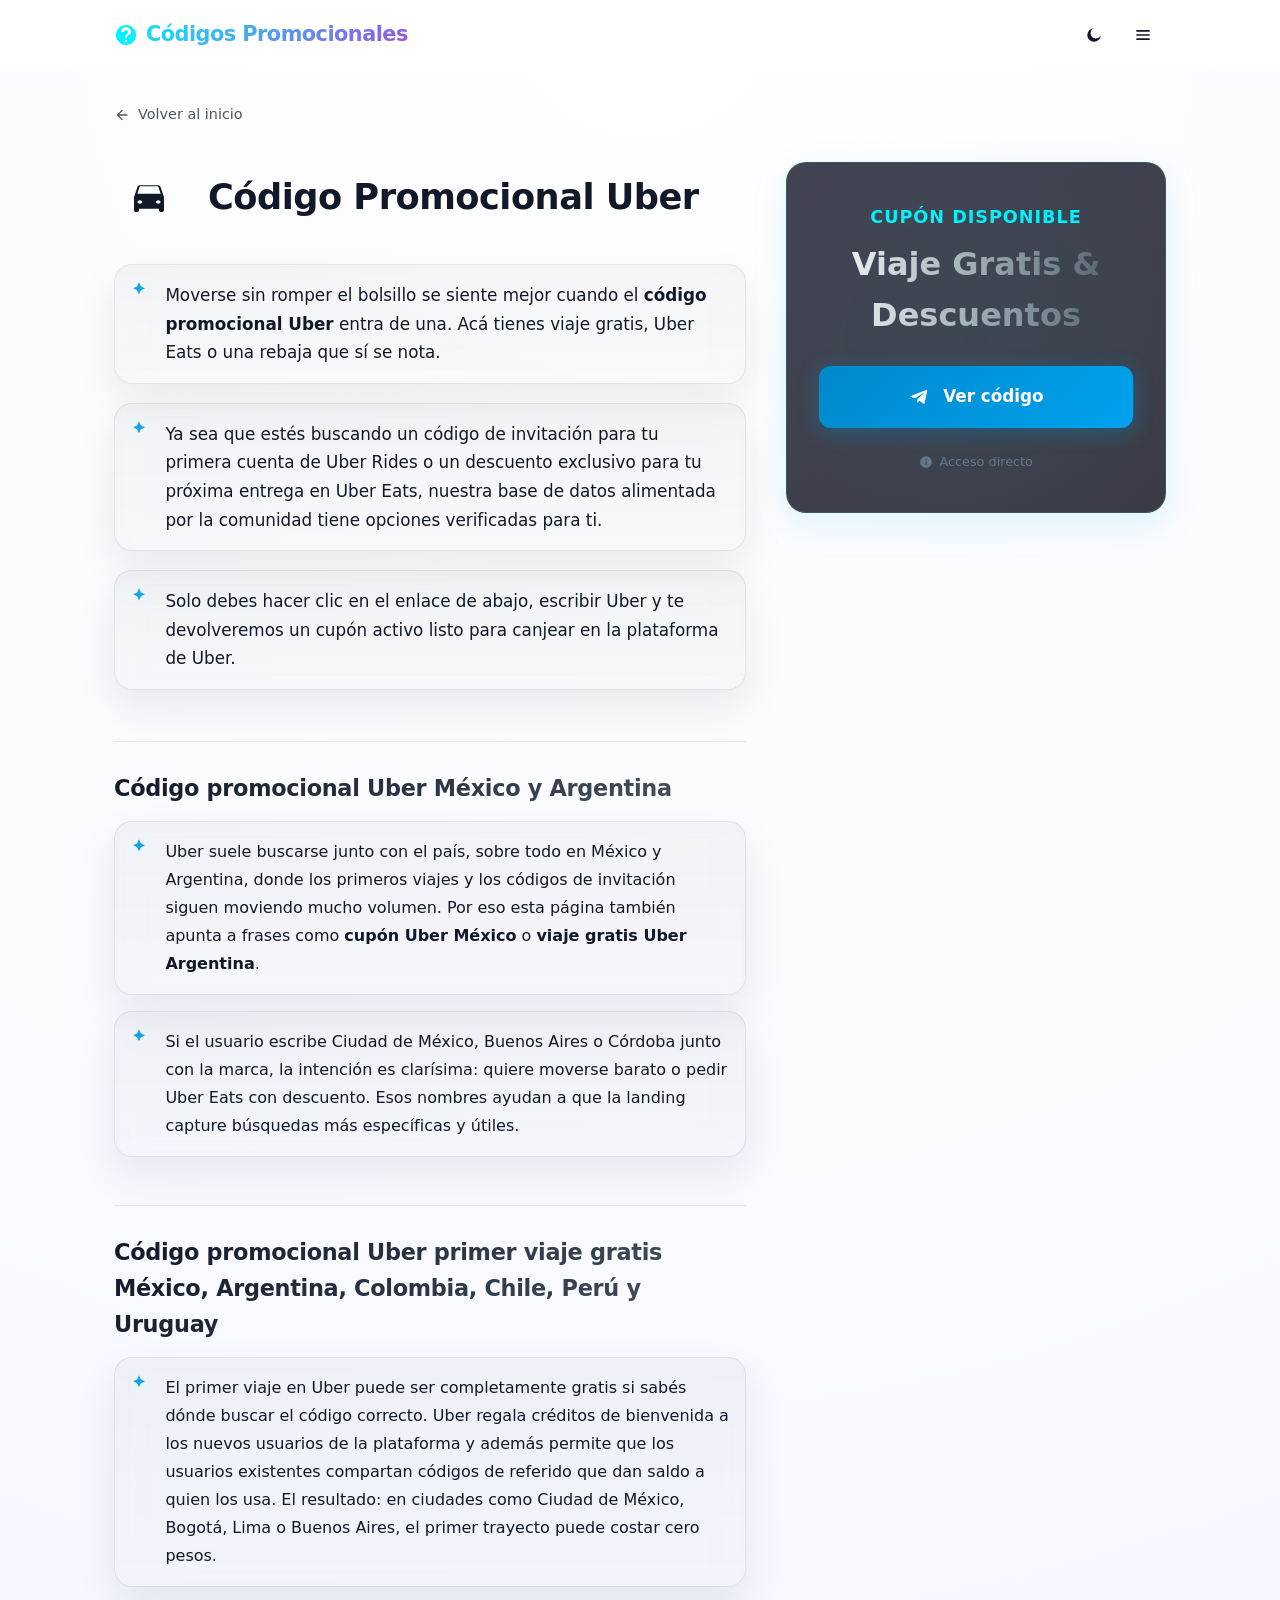
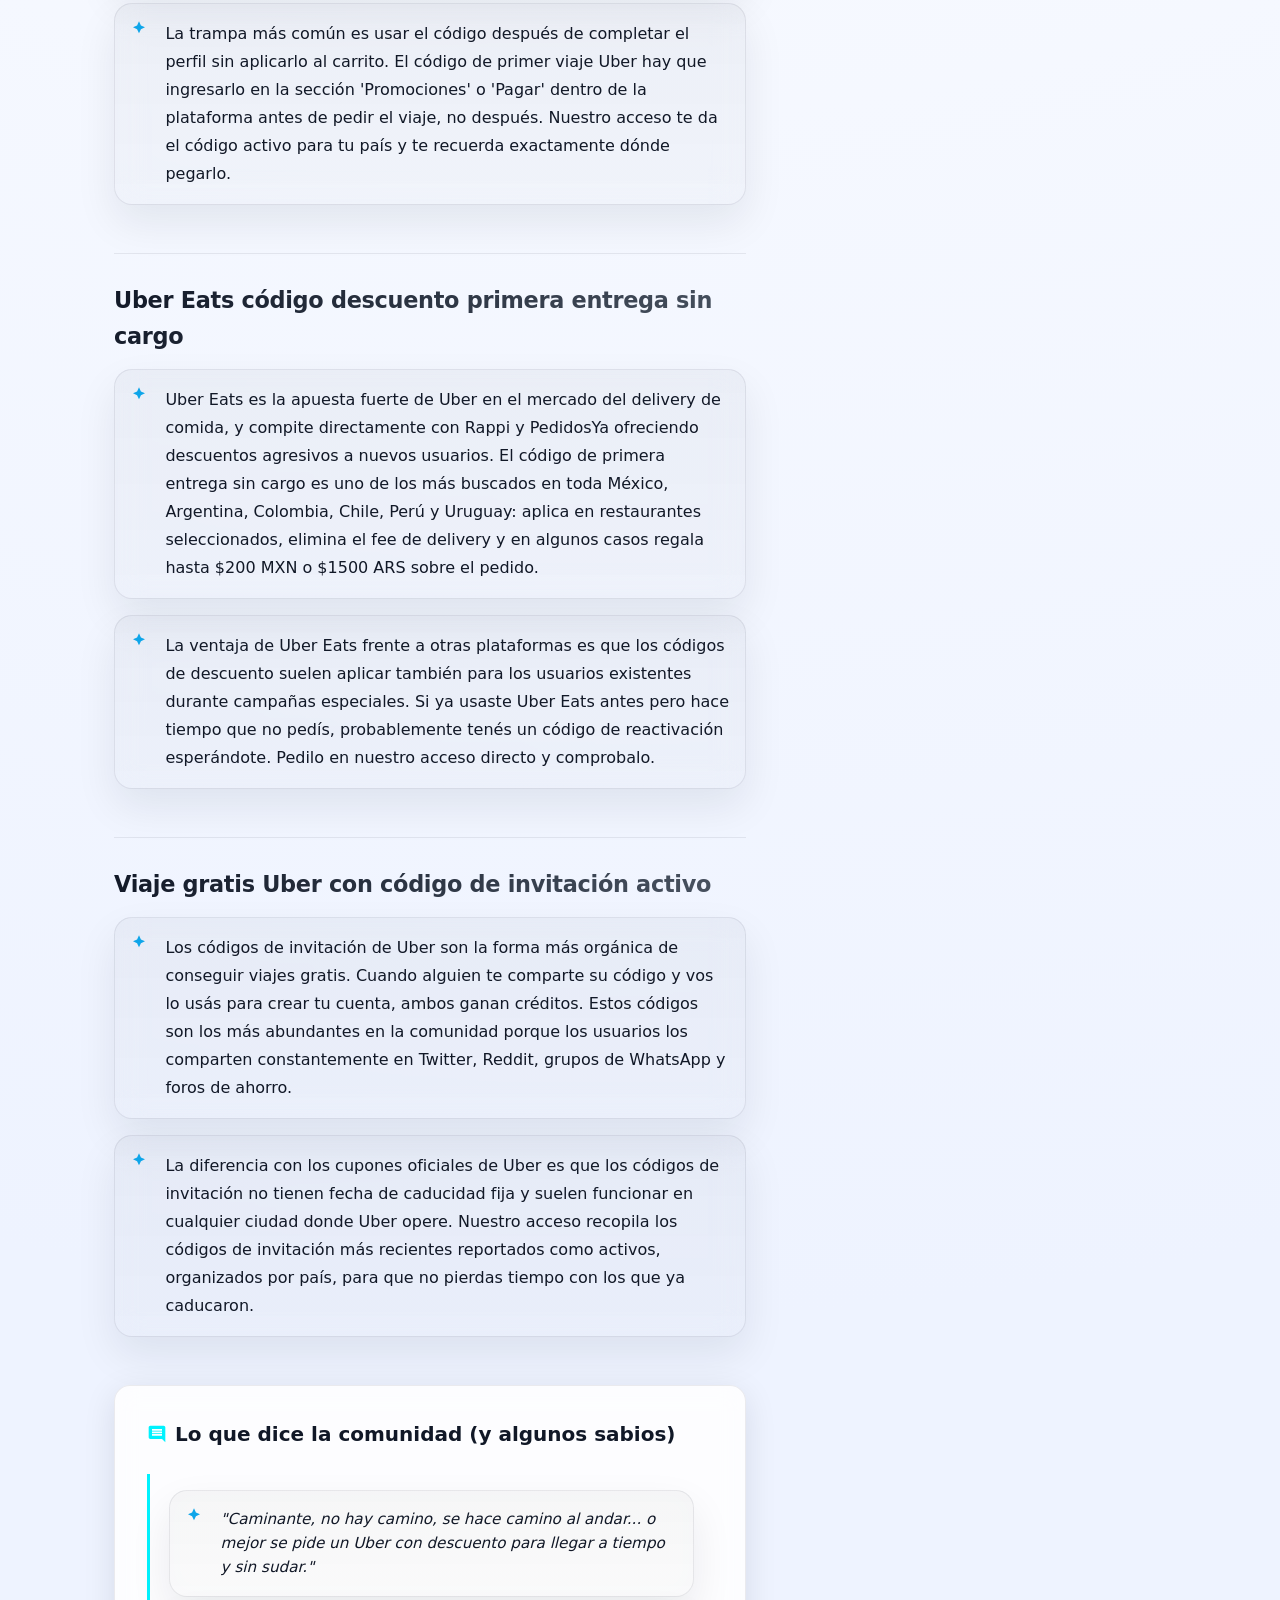
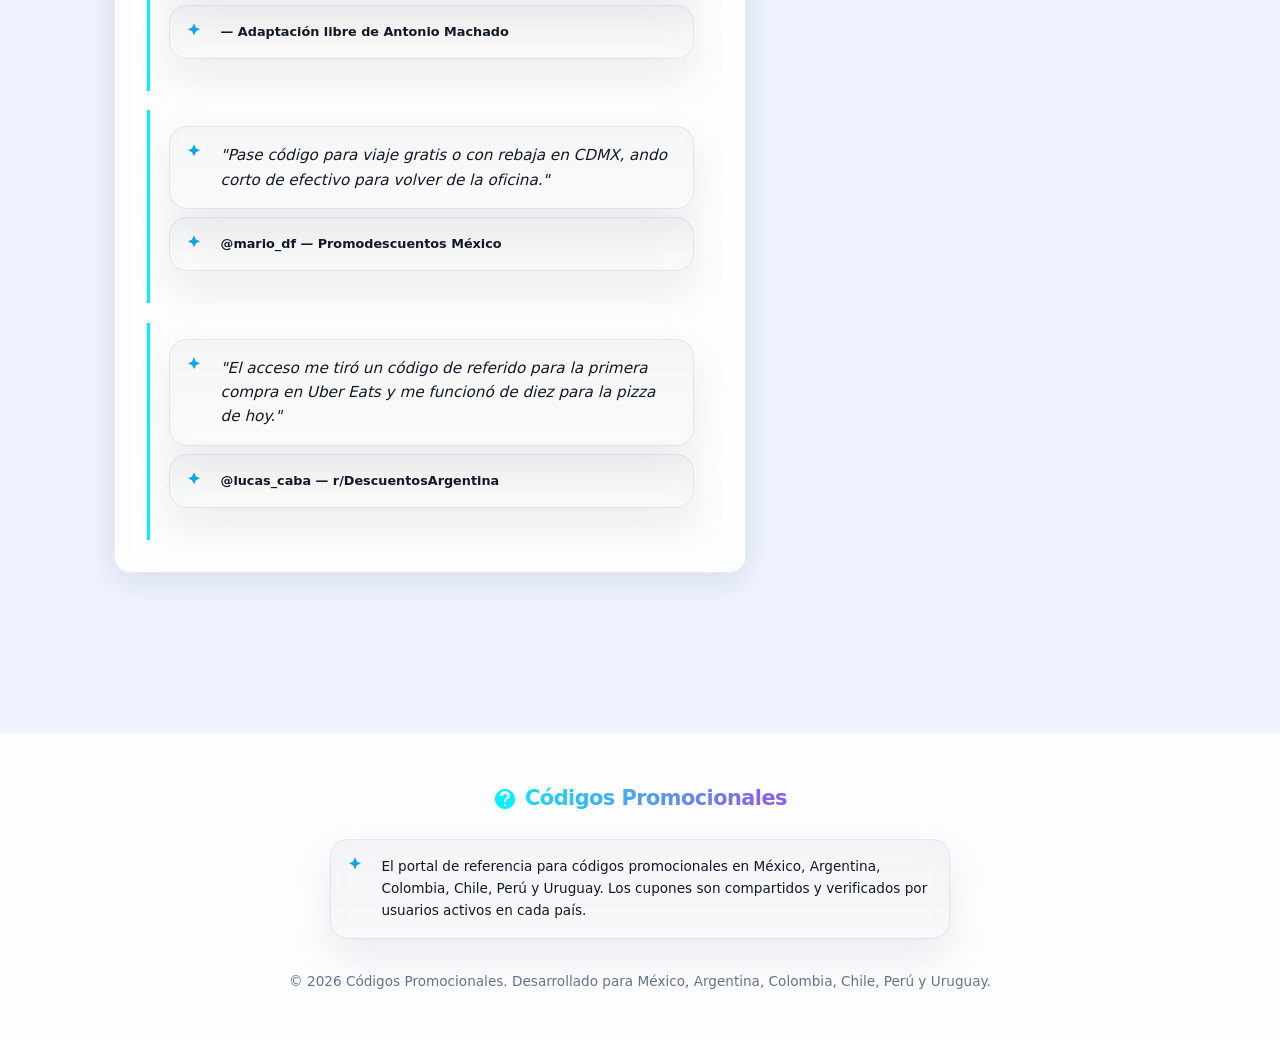
<file: uber.html>
<!DOCTYPE html>
<html lang="es-419">
<head> <meta charset="UTF-8"> <meta name="viewport" content="width=device-width, initial-scale=1.0"> <meta name="description" content="Viaja más barato con el código promocional Uber. Cupones activos para Uber Rides y Uber Eats en tu primera compra o viajes recurrentes."> <meta name="keywords" content="codigo promocional uber, cupon uber mexico, cupon uber argentina, viaje gratis uber chile, uber eats descuento mexico argentina colombia chile peru uruguay"> <meta name="robots" content="index, follow"> <title>Código Promocional Uber | Viaje Gratis y Uber Eats México, Argentina, Colombia, Chile, Perú y Uruguay</title> <link rel="canonical" href="https://promocional.store/uber"> <meta property="og:locale" content="es_419"> <link rel="alternate" hreflang="es-419" href="https://promocional.store/"> <link rel="alternate" hreflang="es-AR" href="https://promocional.store/mercadolibre"> <link rel="alternate" hreflang="es-CO" href="https://promocional.store/rappi"> <link rel="alternate" hreflang="es-CL" href="https://promocional.store/pedidosya"> <link rel="alternate" hreflang="es-419" href="https://promocional.store/uber"> <link rel="alternate" hreflang="es-CO" href="https://promocional.store/didi"> <link rel="alternate" hreflang="es-PE" href="https://promocional.store/cabify"> <link rel="alternate" hreflang="es-419" href="https://promocional.store/shein"> <link rel="alternate" hreflang="es-419" href="https://promocional.store/aliexpress"> <link rel="alternate" hreflang="es-AR" href="https://promocional.store/airbnb"> <link rel="alternate" hreflang="es-419" href="https://promocional.store/spotify"> <link rel="alternate" hreflang="x-default" href="https://promocional.store/"> <meta property="og:site_name" content="promocional.store"> <meta property="og:type" content="article"> <meta property="og:title" content="Código Promocional Uber | Viaje Gratis y Uber Eats México, Argentina, Colombia, Chile, Perú y Uruguay"> <meta property="og:description" content="Viaja más barato con el código promocional Uber. Cupones activos para Uber Rides y Uber Eats en tu primera compra o viajes recurrentes."> <meta property="og:url" content="https://promocional.store/uber"> <meta property="og:image" content="https://promocional.store/og-cover.png"> <meta name="twitter:card" content="summary_large_image"> <meta name="twitter:title" content="Código Promocional Uber | Viaje Gratis y Uber Eats México, Argentina, Colombia, Chile, Perú y Uruguay"> <meta name="twitter:description" content="Viaja más barato con el código promocional Uber. Cupones activos para Uber Rides y Uber Eats en tu primera compra o viajes recurrentes."> <meta name="twitter:image" content="https://promocional.store/og-cover.png"> <link rel="stylesheet" href="styles.css">
</head>
<body> <!-- Header --> <header> <div class="container nav-container"><a href="/" class="logo" id="nav-logo" aria-label="Códigos Promocionales Inicio"> <svg class="logo-icon" viewBox="0 0 24 24"> <path d="M12 2C6.48 2 2 6.48 2 12s4.48 10 10 10 10-4.48 10-10S17.52 2 12 2zm1 17h-2v-2h2v2zm2.07-7.75l-.9.92C13.45 12.9 13 13.5 13 15h-2v-.5c0-1.1.45-2.1 1.17-2.83l1.24-1.26c.37-.36.59-.86.59-1.41 0-1.1-.9-2-2-2s-2 .9-2 2H7c0-2.76 2.24-5 5-5s5 2.24 5 5c0 1.04-.42 1.99-1.07 2.75z"/> </svg> <span>Códigos Promocionales</span> </a>  <div class="nav-shell">
        <button class="theme-toggle" type="button" aria-label="Cambiar tema" aria-pressed="false" data-theme-toggle>
          <svg viewBox="0 0 24 24" aria-hidden="true"><path d="M12 3a9 9 0 1 0 9 9 7 7 0 1 1-9-9z"/></svg> </button>
        <button class="menu-toggle" type="button" aria-label="Abrir menú" aria-expanded="false" aria-controls="site-nav" data-menu-toggle> <svg viewBox="0 0 24 24" aria-hidden="true"><path d="M4 6h16v2H4V6zm0 5h16v2H4v-2zm0 5h16v2H4v-2z"/></svg> </button> <nav class="site-nav" id="site-nav" data-site-nav aria-label="Promociones"><a href="/mercadolibre" title="Código promocional Mercado Libre en Argentina, México, Colombia, Chile, Perú y Uruguay">Mercado Libre</a><a href="/rappi" title="Código promocional Rappi para primer pedido y envío gratis">Rappi</a><a href="/pedidosya" title="Código promocional PedidosYa para primer pedido y delivery">PedidosYa</a><a href="/uber" title="Código promocional Uber para viaje gratis y Uber Eats">Uber</a><a href="/didi" title="Código promocional DiDi para viajes y comida">DiDi</a><a href="/cabify" title="Código promocional Cabify para descuento en viajes">Cabify</a><a href="/shein" title="Código promocional Shein con envío gratis y descuento">Shein</a><a href="/aliexpress" title="Código promocional AliExpress para primera compra">AliExpress</a><a href="/airbnb" title="Código promocional Airbnb para primera reserva">Airbnb</a><a href="/spotify" title="Código promocional Spotify Premium y meses gratis">Spotify</a> </nav> </div> </div> </header> <main class="container"><a href="/" class="back-link" id="back-to-home"> <svg viewBox="0 0 24 24"><path d="M20 11H7.83l5.59-5.59L12 4l-8 8 8 8 1.41-1.41L7.83 13H20v-2z"/></svg> Volver al inicio </a> <div class="detail-layout"> <!-- Main Content --> <section class="detail-content"> <div class="detail-header" id="brand-header-section"> <div class="brand-logo-container"> <svg class="brand-icon icon-uber" viewBox="0 0 24 24"> <path d="M18.92 6.01C18.72 5.42 18.16 5 17.5 5h-11c-.66 0-1.21.42-1.42 1.01L3 12v8c0 .55.45 1 1 1h1c.55 0 1-.45 1-1v-1h12v1c0 .55.45 1 1 1h1c.55 0 1-.45 1-1v-8l-2.08-5.99zM6.5 16c-.83 0-1.5-.67-1.5-1s.67-1 1.5-1 1.5.67 1.5 1-.67 1-1.5 1zm11 0c-.83 0-1.5-.67-1.5-1s.67-1 1.5-1 1.5.67 1.5 1-.67 1-1.5 1zM5 10l1.5-4.5h11L19 10H5z"/> </svg> </div> <h1>Código Promocional Uber</h1> </div> <div class="detail-description" id="detail-description-text"> <p> Moverse sin romper el bolsillo se siente mejor cuando el <strong>código promocional Uber</strong> entra de una. Acá tienes viaje gratis, Uber Eats o una rebaja que sí se nota. </p> <p> Ya sea que estés buscando un código de invitación para tu primera cuenta de Uber Rides o un descuento exclusivo para tu próxima entrega en Uber Eats, nuestra base de datos alimentada por la comunidad tiene opciones verificadas para ti. </p> <p> Solo debes hacer clic en el enlace de abajo, escribir Uber y te devolveremos un cupón activo listo para canjear en la plataforma de Uber. </p> </div> <div class="seo-section"> <h2>Código promocional Uber México y Argentina</h2> <p>Uber suele buscarse junto con el país, sobre todo en México y Argentina, donde los primeros viajes y los códigos de invitación siguen moviendo mucho volumen. Por eso esta página también apunta a frases como <strong>cupón Uber México</strong> o <strong>viaje gratis Uber Argentina</strong>.</p> <p>Si el usuario escribe Ciudad de México, Buenos Aires o Córdoba junto con la marca, la intención es clarísima: quiere moverse barato o pedir Uber Eats con descuento. Esos nombres ayudan a que la landing capture búsquedas más específicas y útiles.</p> </div> <div class="seo-section"> <h2>Código promocional Uber primer viaje gratis México, Argentina, Colombia, Chile, Perú y Uruguay</h2> <p>El primer viaje en Uber puede ser completamente gratis si sabés dónde buscar el código correcto. Uber regala créditos de bienvenida a los nuevos usuarios de la plataforma y además permite que los usuarios existentes compartan códigos de referido que dan saldo a quien los usa. El resultado: en ciudades como Ciudad de México, Bogotá, Lima o Buenos Aires, el primer trayecto puede costar cero pesos.</p> <p>La trampa más común es usar el código después de completar el perfil sin aplicarlo al carrito. El código de primer viaje Uber hay que ingresarlo en la sección 'Promociones' o 'Pagar' dentro de la plataforma antes de pedir el viaje, no después. Nuestro acceso te da el código activo para tu país y te recuerda exactamente dónde pegarlo.</p> </div> <div class="seo-section"> <h2>Uber Eats código descuento primera entrega sin cargo</h2> <p>Uber Eats es la apuesta fuerte de Uber en el mercado del delivery de comida, y compite directamente con Rappi y PedidosYa ofreciendo descuentos agresivos a nuevos usuarios. El código de primera entrega sin cargo es uno de los más buscados en toda México, Argentina, Colombia, Chile, Perú y Uruguay: aplica en restaurantes seleccionados, elimina el fee de delivery y en algunos casos regala hasta $200 MXN o $1500 ARS sobre el pedido.</p> <p>La ventaja de Uber Eats frente a otras plataformas es que los códigos de descuento suelen aplicar también para los usuarios existentes durante campañas especiales. Si ya usaste Uber Eats antes pero hace tiempo que no pedís, probablemente tenés un código de reactivación esperándote. Pedilo en nuestro acceso directo y comprobalo.</p> </div> <div class="seo-section"> <h2>Viaje gratis Uber con código de invitación activo</h2> <p>Los códigos de invitación de Uber son la forma más orgánica de conseguir viajes gratis. Cuando alguien te comparte su código y vos lo usás para crear tu cuenta, ambos ganan créditos. Estos códigos son los más abundantes en la comunidad porque los usuarios los comparten constantemente en Twitter, Reddit, grupos de WhatsApp y foros de ahorro.</p> <p>La diferencia con los cupones oficiales de Uber es que los códigos de invitación no tienen fecha de caducidad fija y suelen funcionar en cualquier ciudad donde Uber opere. Nuestro acceso recopila los códigos de invitación más recientes reportados como activos, organizados por país, para que no pierdas tiempo con los que ya caducaron.</p> </div> <!-- Quotes Section --> <div class="quotes-section" id="quotes-block"> <h3> <svg viewBox="0 0 24 24"><path d="M21.99 4c0-1.1-.89-2-1.99-2H4c-1.1 0-2 .9-2 2v12c0 1.1.9 2 2 2h14l4 4-.01-18zM18 14H6v-2h12v2zm0-3H6V9h12v2zm0-3H6V6h12v2z"/></svg> Lo que dice la comunidad (y algunos sabios) </h3> <div class="quote-card"> <p class="quote-text">"Caminante, no hay camino, se hace camino al andar... o mejor se pide un Uber con descuento para llegar a tiempo y sin sudar."</p> <p class="quote-author">— Adaptación libre de Antonio Machado</p> </div> <div class="quote-card"> <p class="quote-text">"Pase código para viaje gratis o con rebaja en CDMX, ando corto de efectivo para volver de la oficina."</p> <p class="quote-author">@mario_df — Promodescuentos México</p> </div> <div class="quote-card"> <p class="quote-text">"El acceso me tiró un código de referido para la primera compra en Uber Eats y me funcionó de diez para la pizza de hoy."</p> <p class="quote-author">@lucas_caba — r/DescuentosArgentina</p> </div> </div> </section> <!-- Sidebar with Coupon action --><aside class="sidebar"> <div class="coupon-box" id="coupon-action-box"> <div class="coupon-title">Cupón Disponible</div> <div class="coupon-value">Viaje Gratis & Descuentos</div><a href="https://t.me/CodigoPromocionalBot?start=uber" target="_blank" rel="noopener" class="btn-telegram" id="btn-get-coupon"> <svg viewBox="0 0 24 24"> <path d="M9.78 18.65l.28-4.24 7.68-6.94c.33-.3-.07-.46-.51-.17L7.69 13.25l-4.11-1.28c-.89-.28-.91-.89.19-1.33L19.78 4.3c.74-.27 1.38.17 1.14 1.17l-2.72 12.82c-.2 1-.8 1.25-1.63.78l-4.15-3.06-2 1.93c-.22.22-.4.4-.82.4z"/> </svg> Ver código </a> <div class="coupon-info"> <svg viewBox="0 0 24 24"><path d="M12 2C6.48 2 2 6.48 2 12s4.48 10 10 10 10-4.48 10-10S17.52 2 12 2zm1 15h-2v-6h2v6zm0-8h-2V7h2v2z"/></svg> Acceso directo </div> </div> </aside> </div> </main> <!-- Footer --> <footer> <div class="container footer-content"> <div class="logo footer-logo"> <svg class="logo-icon" viewBox="0 0 24 24"> <path d="M12 2C6.48 2 2 6.48 2 12s4.48 10 10 10 10-4.48 10-10S17.52 2 12 2zm1 17h-2v-2h2v2zm2.07-7.75l-.9.92C13.45 12.9 13 13.5 13 15h-2v-.5c0-1.1.45-2.1 1.17-2.83l1.24-1.26c.37-.36.59-.86.59-1.41 0-1.1-.9-2-2-2s-2 .9-2 2H7c0-2.76 2.24-5 5-5s5 2.24 5 5c0 1.04-.42 1.99-1.07 2.75z"/> </svg> <span>Códigos Promocionales</span> </div> <p class="footer-text"> El portal de referencia para códigos promocionales en México, Argentina, Colombia, Chile, Perú y Uruguay. Los cupones son compartidos y verificados por usuarios activos en cada país. </p> <div class="footer-copyright"> &copy; 2026 Códigos Promocionales. Desarrollado para México, Argentina, Colombia, Chile, Perú y Uruguay. </div> </div> </footer> <script src="site.js" defer></script>
</body>
</html>
</file>
<file: styles.css>
/* ==========================================================================
   Estilos CSS Premium - Portal de Códigos Promocionales LATAM
   Diseño: Ultra-moderno (Dark Mode, Glassmorphism, Neon Glows)
   Rendimiento: Peso pluma, sin dependencias externas
   ========================================================================== */

/* Variables de Diseño */
:root {
    --bg-color: #050508;
    --bg-gradient: radial-gradient(circle at 50% 0%, #151329 0%, #050508 70%);
    --card-bg: rgba(18, 17, 28, 0.75);
    --card-border: rgba(255, 255, 255, 0.07);
    --card-border-hover: rgba(0, 242, 254, 0.3);
    --surface-elevated: rgba(255, 255, 255, 0.04);
    --surface-muted: rgba(255, 255, 255, 0.02);
    --panel-shadow: 0 16px 48px rgba(0, 0, 0, 0.22);
    --header-bg: rgba(5, 5, 8, 0.7);
    --footer-bg: rgba(5, 5, 8, 0.9);

    /* Paleta Neon & Premium */
    --primary: #00f2fe;
    --primary-rgb: 0, 242, 254;
    --secondary: #9b51e0;
    --secondary-rgb: 155, 81, 224;
    --text-main: #f6f8ff;
    --text-muted: #c6cce0;
    --text-dark: #94a0bb;
    --text-strong: #ffffff;
    --icon-tint: #00f2fe;

    /* Fuentes optimizadas del sistema (Cero descargas de red, render inmediato) */
    --font-stack:
        system-ui, -apple-system, BlinkMacSystemFont, "Segoe UI", Roboto,
        "Helvetica Neue", Arial, sans-serif;

    /* Transiciones y Sombras */
    --transition: all 0.3s cubic-bezier(0.25, 0.8, 0.25, 1);
    --glow-shadow: 0 8px 32px 0 rgba(0, 242, 254, 0.15);
    --glass-shadow: 0 8px 32px 0 rgba(0, 0, 0, 0.37);
}

[data-theme="light"] {
    --bg-color: #f5f7fb;
    --bg-gradient: radial-gradient(circle at 50% 0%, #ffffff 0%, #eef3ff 68%);
    --card-bg: rgba(255, 255, 255, 0.84);
    --card-border: rgba(20, 24, 39, 0.08);
    --card-border-hover: rgba(0, 136, 204, 0.22);
    --surface-elevated: rgba(18, 24, 39, 0.04);
    --surface-muted: rgba(18, 24, 39, 0.02);
    --panel-shadow: 0 18px 42px rgba(17, 24, 39, 0.08);
    --header-bg: rgba(255, 255, 255, 0.78);
    --footer-bg: rgba(255, 255, 255, 0.88);
    --text-main: #111827;
    --text-muted: #4b5563;
    --text-dark: #64748b;
    --text-strong: #0f172a;
    --icon-tint: #0ea5e9;
    --glow-shadow: 0 12px 36px rgba(14, 165, 233, 0.12);
    --glass-shadow: 0 8px 32px rgba(15, 23, 42, 0.1);
}

/* Reset y Estilos Base */
*,
*::before,
*::after {
    box-sizing: border-box;
    margin: 0;
    padding: 0;
}

html {
    font-family: var(--font-stack);
    scroll-behavior: smooth;
    color-collapse: separate;
    background-color: var(--bg-color);
    -webkit-text-size-adjust: 100%;
}

body {
    background: var(--bg-gradient);
    color: var(--text-main);
    min-height: 100vh;
    line-height: 1.6;
    overflow-x: hidden;
    position: relative;
}

/* Globos de gradiente de fondo (SaaS Look) */
body::before {
    content: "";
    position: absolute;
    top: -10%;
    left: 20%;
    width: 50vw;
    height: 50vw;
    background: radial-gradient(
        circle,
        rgba(0, 242, 254, 0.08) 0%,
        rgba(155, 81, 224, 0.05) 50%,
        rgba(0, 0, 0, 0) 100%
    );
    z-index: -1;
    pointer-events: none;
}

body::after {
    content: "";
    position: absolute;
    bottom: 10%;
    right: -10%;
    width: 40vw;
    height: 40vw;
    background: radial-gradient(
        circle,
        rgba(155, 81, 224, 0.06) 0%,
        rgba(0, 242, 254, 0.03) 60%,
        rgba(0, 0, 0, 0) 100%
    );
    z-index: -1;
    pointer-events: none;
}

/* Contenedor Principal */
.container {
    max-width: 1100px;
    margin: 0 auto;
    padding: 0 1.5rem;
}

/* Encabezado / Barra de Navegación */
header {
    position: sticky;
    top: 0;
    z-index: 100;
    background: var(--header-bg);
    backdrop-filter: blur(16px);
    -webkit-backdrop-filter: blur(16px);
    border-bottom: 1px solid rgba(255, 255, 255, 0.05);
    transition: var(--transition);
}

.nav-container {
    display: flex;
    justify-content: space-between;
    align-items: center;
    height: 70px;
}

.nav-shell {
    position: relative;
    display: flex;
    align-items: center;
    gap: 0.2rem;
}

.logo {
    font-size: 1.3rem;
    font-weight: 800;
    text-decoration: none;
    color: #fff;
    display: flex;
    align-items: center;
    gap: 0.5rem;
    background: linear-gradient(
        135deg,
        var(--primary) 0%,
        var(--secondary) 100%
    );
    -webkit-background-clip: text;
    -webkit-text-fill-color: transparent;
    letter-spacing: -0.5px;
}

.logo-icon {
    width: 24px;
    height: 24px;
    fill: var(--primary);
}

.theme-toggle,
.menu-toggle {
    width: 46px;
    height: 46px;
    display: inline-flex;
    align-items: center;
    justify-content: center;
    border-radius: 999px;
    color: var(--text-main);
    cursor: pointer;
    transition: var(--transition);
}

.menu-toggle {
    border: 1px solid rgba(255, 255, 255, 0.08);
    background: rgba(255, 255, 255, 0.03);
}

.theme-toggle {
    border: none;
    background: none;
    color: var(--text-main);
}

.theme-toggle:hover,
.menu-toggle:hover {
    border-color: rgba(0, 242, 254, 0.3);
    color: var(--primary);
    transform: translateY(-1px);
}

.menu-toggle:focus-visible,
.site-nav a:focus-visible,
.btn-telegram:focus-visible,
.back-link:focus-visible,
.brand-card:focus-visible {
    outline: 2px solid rgba(0, 242, 254, 0.9);
    outline-offset: 3px;
}

.menu-toggle svg {
    width: 20px;
    height: 20px;
    fill: currentColor;
}

.theme-toggle svg {
    width: 18px;
    height: 18px;
    fill: currentColor;
}

.site-nav {
    position: absolute;
    right: 0;
    top: calc(100% + 12px);
    width: min(92vw, 320px);
    padding: 0.65rem;
    border: 1px solid var(--card-border);
    border-radius: 18px;
    background: var(--card-bg);
    box-shadow: var(--glass-shadow);
    backdrop-filter: blur(18px);
    -webkit-backdrop-filter: blur(18px);
    display: grid;
    gap: 0.35rem;
    opacity: 0;
    visibility: hidden;
    transform: translateY(-8px);
    transition: var(--transition);
    z-index: 110;
}

.site-nav.is-open {
    opacity: 1;
    visibility: visible;
    transform: translateY(0);
}

.site-nav a {
    display: flex;
    align-items: center;
    min-height: 44px;
    padding: 0.45rem 0.75rem;
    border-radius: 12px;
    color: var(--text-main);
    text-decoration: none;
    font-size: 0.95rem;
    font-weight: 600;
    transition: var(--transition);
}

.site-nav a:hover {
    background: rgba(255, 255, 255, 0.04);
    color: var(--primary);
}

.site-nav a[aria-current="page"] {
    background: rgba(0, 242, 254, 0.08);
    color: var(--primary);
}

/* Hero Section */
.hero {
    text-align: center;
    padding: 5rem 1rem 3rem 1rem;
    position: relative;
}

.hero h1 {
    font-size: 3rem;
    font-weight: 800;
    line-height: 1.15;
    margin-bottom: 1.5rem;
    letter-spacing: -1px;
}

.hero h1 span {
    background: linear-gradient(
        135deg,
        var(--primary) 0%,
        #00b8ff 50%,
        var(--secondary) 100%
    );
    -webkit-background-clip: text;
    -webkit-text-fill-color: transparent;
}

.hero-subtitle {
    font-size: 1.15rem;
    color: var(--text-muted);
    max-width: 650px;
    margin: 0 auto 2.5rem auto;
    font-weight: 400;
}

.hero-kicker {
    max-width: 780px;
    margin: 0 auto 1.25rem auto;
    color: var(--text-muted);
    text-align: center;
    font-size: 0.98rem;
}

.query-list {
    display: grid;
    gap: 1rem;
    margin-top: 2rem;
    grid-template-columns: repeat(auto-fit, minmax(240px, 1fr));
}

.query-card {
    display: block;
    padding: 1.1rem 1.15rem;
    border-radius: 16px;
    text-decoration: none;
    color: var(--text-main);
    background: rgba(255, 255, 255, 0.03);
    border: 1px solid var(--card-border);
    transition: var(--transition);
}

.query-card:hover {
    transform: translateY(-3px);
    border-color: rgba(0, 242, 254, 0.25);
    box-shadow: var(--glow-shadow);
}

.query-card h2,
.query-card h3 {
    font-size: 1.05rem;
    margin-bottom: 0.4rem;
    letter-spacing: -0.2px;
}

.query-card p {
    color: var(--text-muted);
    font-size: 0.92rem;
    line-height: 1.55;
}

.hero-subtitle,
.hero-kicker,
.detail-description p,
.seo-section p,
.query-card p,
.quote-text,
.quote-author,
.footer-text {
    position: relative;
    background: linear-gradient(
        180deg,
        var(--surface-elevated),
        var(--surface-muted)
    );
    border: 1px solid var(--card-border);
    border-radius: 18px;
    box-shadow: var(--panel-shadow);
    backdrop-filter: blur(14px);
    -webkit-backdrop-filter: blur(14px);
}

.hero-subtitle,
.hero-kicker,
.detail-description p,
.seo-section p,
.query-card p,
.quote-text,
.quote-author,
.footer-text {
    padding: 1rem 1rem 1rem 3.15rem;
}

.hero-subtitle::before,
.hero-kicker::before,
.detail-description p::before,
.seo-section p::before,
.query-card p::before,
.quote-text::before,
.quote-author::before,
.footer-text::before {
    content: "";
    position: absolute;
    left: 1rem;
    top: 1rem;
    width: 16px;
    height: 16px;
    background-color: var(--icon-tint);
    -webkit-mask: url("data:image/svg+xml,%3Csvg xmlns='http://www.w3.org/2000/svg' viewBox='0 0 24 24'%3E%3Cpath d='M12 2l2.9 6.2L21 11l-6.1 2.8L12 20l-2.9-6.2L3 11l6.1-2.8L12 2z'/%3E%3C/svg%3E")
        center / contain no-repeat;
    mask: url("data:image/svg+xml,%3Csvg xmlns='http://www.w3.org/2000/svg' viewBox='0 0 24 24'%3E%3Cpath d='M12 2l2.9 6.2L21 11l-6.1 2.8L12 20l-2.9-6.2L3 11l6.1-2.8L12 2z'/%3E%3C/svg%3E")
        center / contain no-repeat;
}

.detail-description p,
.seo-section p,
.query-card p,
.quote-text,
.quote-author {
    margin-bottom: 1rem;
}

.hero-subtitle,
.hero-kicker {
    text-align: left;
    max-width: 780px;
}

.quote-text {
    font-style: italic;
    color: var(--text-main);
}

.quote-author {
    color: var(--text-dark);
}

.footer-text {
    max-width: 620px;
    line-height: 1.6;
    text-align: left;
}

.badge {
    display: inline-flex;
    align-items: center;
    gap: 0.5rem;
    background: rgba(0, 242, 254, 0.07);
    border: 1px solid rgba(0, 242, 254, 0.2);
    color: var(--primary);
    padding: 0.4rem 0.8rem;
    border-radius: 9999px;
    font-size: 0.8rem;
    font-weight: 600;
    text-transform: uppercase;
    letter-spacing: 0.5px;
    margin-bottom: 1.5rem;
}

/* Grid de Marcas */
.brand-grid {
    display: grid;
    grid-template-columns: repeat(auto-fill, minmax(320px, 1fr));
    gap: 1.5rem;
    padding: 2rem 0 5rem 0;
}

.brand-card {
    background: var(--card-bg);
    border: 1px solid var(--card-border);
    border-radius: 16px;
    padding: 2rem;
    text-decoration: none;
    color: var(--text-main);
    transition: var(--transition);
    position: relative;
    overflow: hidden;
    box-shadow: var(--glass-shadow);
    backdrop-filter: blur(12px);
    -webkit-backdrop-filter: blur(12px);
    display: flex;
    flex-direction: column;
    justify-content: space-between;
}

/* Bordes degradados sutiles al hover */
.brand-card::before {
    content: "";
    position: absolute;
    top: 0;
    left: 0;
    right: 0;
    height: 3px;
    background: linear-gradient(90deg, var(--primary), var(--secondary));
    opacity: 0.3;
    transition: var(--transition);
}

.brand-card:hover {
    transform: translateY(-5px);
    border-color: var(--card-border-hover);
    box-shadow: var(--glow-shadow);
}

.brand-card:hover::before {
    opacity: 1;
}

.brand-card-header {
    display: flex;
    justify-content: space-between;
    align-items: flex-start;
    margin-bottom: 1rem;
}

.brand-logo-container {
    width: 50px;
    height: 50px;
    border-radius: 12px;
    display: flex;
    align-items: center;
    justify-content: center;
    background: rgba(255, 255, 255, 0.05);
    border: 1px solid rgba(255, 255, 255, 0.08);
}

.brand-icon {
    width: 28px;
    height: 28px;
    fill: #fff;
}

/* Colores de iconos específicos de marcas */
.icon-mercadolibre {
    fill: #ffe600;
}
.icon-rappi {
    fill: #ff441f;
}
.icon-pedidosya {
    fill: #e5004f;
}
.icon-uber {
    fill: #ffffff;
}
.icon-didi {
    fill: #ff7020;
}
.icon-cabify {
    fill: #8258fc;
}
.icon-shein {
    fill: #ffffff;
}
.icon-aliexpress {
    fill: #ff4747;
}
.icon-airbnb {
    fill: #ff5a5f;
}
.icon-spotify {
    fill: #1db954;
}
.icon-fifa {
    fill: #00a651;
}
.icon-copa26 {
    fill: #d4af37;
}

.discount-tag {
    background: linear-gradient(
        135deg,
        rgba(0, 242, 254, 0.15) 0%,
        rgba(155, 81, 224, 0.15) 100%
    );
    border: 1px solid rgba(0, 242, 254, 0.2);
    color: #fff;
    padding: 0.3rem 0.6rem;
    border-radius: 8px;
    font-size: 0.75rem;
    font-weight: 700;
}

.brand-card-content h2 {
    font-size: 1.4rem;
    font-weight: 700;
    margin-bottom: 0.5rem;
    letter-spacing: -0.3px;
}

.brand-card-content p {
    color: var(--text-muted);
    font-size: 0.9rem;
    margin-bottom: 1.5rem;
    display: -webkit-box;
    -webkit-line-clamp: 3;
    -webkit-box-orient: vertical;
    overflow: hidden;
}

.brand-card-footer {
    display: flex;
    align-items: center;
    color: var(--primary);
    font-size: 0.85rem;
    font-weight: 700;
    gap: 0.3rem;
}

.brand-card-footer svg {
    width: 16px;
    height: 16px;
    fill: currentColor;
    transition: var(--transition);
}

.brand-card:hover .brand-card-footer svg {
    transform: translateX(4px);
}

/* ==========================================================================
   Estilos para las Páginas de Detalle (Lando)
   ========================================================================== */

.back-link {
    display: inline-flex;
    align-items: center;
    gap: 0.5rem;
    color: var(--text-muted);
    text-decoration: none;
    font-size: 0.9rem;
    font-weight: 500;
    margin-top: 2rem;
    transition: var(--transition);
}

.back-link:hover {
    color: var(--primary);
}

.back-link svg {
    width: 16px;
    height: 16px;
    fill: currentColor;
}

.detail-layout {
    display: grid;
    grid-template-columns: 1fr 380px;
    gap: 2.5rem;
    padding: 2rem 0 5rem 0;
}

@media (max-width: 850px) {
    .detail-layout {
        grid-template-columns: 1fr;
    }

    .detail-layout .sidebar {
        order: -1;
    }
}

/* Contenido Principal de Detalle */
.detail-content {
    display: flex;
    flex-direction: column;
    gap: 2rem;
}

.detail-header {
    display: flex;
    align-items: center;
    gap: 1.5rem;
}

.detail-header .brand-logo-container {
    width: 70px;
    height: 70px;
    border-radius: 16px;
}

.detail-header .brand-icon {
    width: 40px;
    height: 40px;
}

.detail-header h1 {
    font-size: 2.2rem;
    font-weight: 800;
    letter-spacing: -0.5px;
}

.detail-description {
    font-size: 1.05rem;
    color: var(--text-muted);
    line-height: 1.7;
}

.detail-description p {
    margin-bottom: 1.2rem;
}

/* Secciones SEO expandidas (H2 + Texto) */
.seo-section {
    border-top: 1px solid var(--card-border);
    padding-top: 1.8rem;
}

.seo-section h2 {
    font-size: 1.4rem;
    font-weight: 700;
    letter-spacing: -0.3px;
    margin-bottom: 0.9rem;
    background: linear-gradient(
        135deg,
        var(--text-main) 0%,
        var(--text-muted) 100%
    );
    -webkit-background-clip: text;
    -webkit-text-fill-color: transparent;
}

.seo-section p {
    font-size: 1rem;
    color: var(--text-muted);
    line-height: 1.75;
    margin-bottom: 1rem;
}

/* Sección de Citas / Opiniones (Humanizer elements) */
.quotes-section {
    background: var(--card-bg);
    border: 1px solid var(--card-border);
    border-radius: 16px;
    padding: 2rem;
    box-shadow: var(--glass-shadow);
    backdrop-filter: blur(12px);
    -webkit-backdrop-filter: blur(12px);
}

.quotes-section h3 {
    font-size: 1.25rem;
    font-weight: 700;
    margin-bottom: 1.5rem;
    display: flex;
    align-items: center;
    gap: 0.5rem;
}

.quotes-section h3 svg {
    width: 20px;
    height: 20px;
    fill: var(--primary);
}

.quote-card {
    border-left: 3px solid var(--primary);
    background: rgba(255, 255, 255, 0.02);
    padding: 1rem 1.2rem;
    border-radius: 0 8px 8px 0;
    margin-bottom: 1.2rem;
}

.quote-card:last-child {
    margin-bottom: 0;
}

.quote-text {
    font-size: 0.95rem;
    font-style: italic;
    color: var(--text-main);
    margin-bottom: 0.5rem;
}

.quote-author {
    font-size: 0.8rem;
    color: var(--text-dark);
    font-weight: 600;
    display: flex;
    align-items: center;
    gap: 0.4rem;
}

/* Sidebar / Caja de Cupón */
.sidebar {
    position: sticky;
    top: 90px;
    height: fit-content;
}

.coupon-box {
    background: linear-gradient(
        145deg,
        rgba(20, 18, 38, 0.8) 0%,
        rgba(10, 9, 20, 0.8) 100%
    );
    border: 1px solid rgba(0, 242, 254, 0.15);
    border-radius: 20px;
    padding: 2.5rem 2rem;
    text-align: center;
    box-shadow: var(--glow-shadow);
    backdrop-filter: blur(16px);
    -webkit-backdrop-filter: blur(16px);
    position: relative;
    overflow: hidden;
}

.coupon-box::before {
    content: "";
    position: absolute;
    top: -50%;
    left: -50%;
    width: 200%;
    height: 200%;
    background: radial-gradient(
        circle,
        rgba(0, 242, 254, 0.05) 0%,
        transparent 60%
    );
    pointer-events: none;
}

.coupon-title {
    font-size: 1.1rem;
    font-weight: 700;
    text-transform: uppercase;
    letter-spacing: 1px;
    color: var(--primary);
    margin-bottom: 0.5rem;
}

.coupon-value {
    font-size: 2rem;
    font-weight: 800;
    margin-bottom: 1.5rem;
    background: linear-gradient(90deg, #fff 0%, var(--text-muted) 100%);
    -webkit-background-clip: text;
    -webkit-text-fill-color: transparent;
}

.btn-telegram {
    display: inline-flex;
    align-items: center;
    justify-content: center;
    gap: 0.8rem;
    width: 100%;
    padding: 1.1rem 1.5rem;
    background: linear-gradient(135deg, #0088cc 0%, #00a2ed 100%);
    border: none;
    border-radius: 12px;
    color: #fff;
    font-size: 1.05rem;
    font-weight: 700;
    text-decoration: none;
    box-shadow: 0 4px 20px rgba(0, 136, 204, 0.4);
    transition: var(--transition);
    cursor: pointer;
    position: relative;
    z-index: 1;
}

.btn-telegram:hover {
    transform: translateY(-2px);
    box-shadow: 0 6px 24px rgba(0, 136, 204, 0.6);
    filter: brightness(1.1);
}

.btn-telegram svg {
    width: 22px;
    height: 22px;
    fill: #fff;
}

.coupon-info {
    margin-top: 1.5rem;
    font-size: 0.8rem;
    color: var(--text-dark);
    display: flex;
    align-items: center;
    justify-content: center;
    gap: 0.4rem;
}

.coupon-info svg {
    width: 14px;
    height: 14px;
    fill: currentColor;
}

/* Footer Global */
footer {
    margin-top: 5rem;
    border-top: 1px solid rgba(255, 255, 255, 0.05);
    background: var(--footer-bg);
    padding: 3rem 0;
    text-align: center;
    font-size: 0.85rem;
    color: var(--text-muted);
}

.footer-content {
    display: flex;
    flex-direction: column;
    align-items: center;
    gap: 1rem;
}

.footer-logo {
    margin-bottom: 0.5rem;
}

.footer-text {
    padding-top: 1rem;
    padding-bottom: 1rem;
}

.footer-copyright {
    color: var(--text-dark);
    margin-top: 1rem;
}

[data-theme="light"] .brand-icon {
    fill: #111827;
}

[data-theme="light"] .icon-shein,
[data-theme="light"] .icon-uber,
[data-theme="light"] .icon-airbnb,
[data-theme="light"] .icon-spotify {
    fill: #111827;
}

[data-theme="light"] .brand-card-content p,
[data-theme="light"] .detail-description p,
[data-theme="light"] .seo-section p,
[data-theme="light"] .quote-text,
[data-theme="light"] .quote-author,
[data-theme="light"] .hero-subtitle,
[data-theme="light"] .hero-kicker,
[data-theme="light"] .footer-text {
    color: var(--text-main);
}

/* Responsive adjustments */
@media (max-width: 600px) {
    .hero h1 {
        font-size: 2.2rem;
    }
    .nav-container {
        height: 64px;
    }
    .brand-grid {
        grid-template-columns: 1fr;
    }
    .detail-header h1 {
        font-size: 1.7rem;
    }
    .coupon-box {
        padding: 2rem 1.5rem;
    }
    .site-nav {
        width: min(92vw, 280px);
    }
    .hero-subtitle,
    .hero-kicker,
    .detail-description p,
    .seo-section p,
    .query-card p,
    .quote-text,
    .quote-author,
    .footer-text {
        padding-left: 2.8rem;
    }
}

@media (min-width: 901px) {
    .site-nav {
        width: 360px;
    }
}

@media (prefers-reduced-motion: reduce) {
    html {
        scroll-behavior: auto;
    }

    *,
    *::before,
    *::after {
        animation-duration: 0.01ms !important;
        animation-iteration-count: 1 !important;
        transition-duration: 0.01ms !important;
        scroll-behavior: auto !important;
    }
}
</file>
